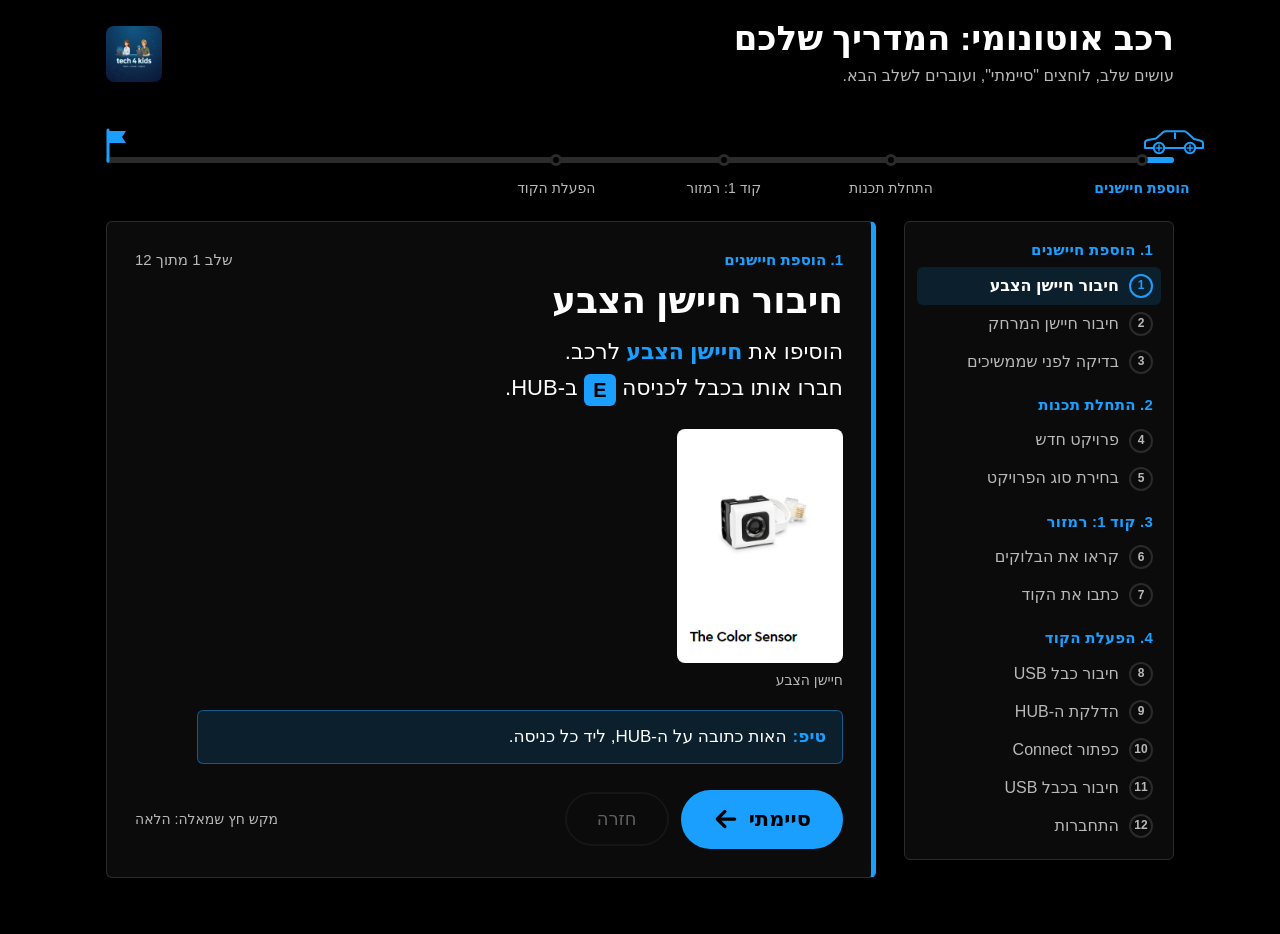
<file: autonomous-car-45mr/index.html>
<!doctype html>
<html lang="he" dir="rtl">
<head>
<meta charset="utf-8">
<meta name="viewport" content="width=device-width, initial-scale=1">
<title>מדריך: רכב אוטונומי | Tech 4 Kids</title>
<meta name="description" content="מדריך שלב אחר שלב: חיישנים, תכנות והפעלת הקוד ברכב אוטונומי עם LEGO SPIKE">
<link rel="icon" href="[data-uri]">
<style>
:root{
  --bg:#000;--panel:#0b0b0b;--panel2:#151515;--line:#2b2b2b;
  --text:#fff;--muted:#b9b9b9;--accent:#1A9FFF;--accent-soft:rgba(26,159,255,.14);--accent-line:rgba(26,159,255,.45);
}
*{box-sizing:border-box}
html{-webkit-text-size-adjust:100%}
body{margin:0;background:var(--bg);color:var(--text);font-family:Arial,"Segoe UI",system-ui,sans-serif;font-size:19px;line-height:1.65;min-height:100vh}
.wrap{max-width:1100px;margin:0 auto;padding:0 16px 56px}
.en{direction:ltr;unicode-bidi:isolate;display:inline-block}

/* header */
header{display:flex;align-items:center;justify-content:space-between;gap:16px;padding:18px 0 10px}
header h1{margin:0;font-size:clamp(22px,4.2vw,34px);line-height:1.2}
header p{margin:4px 0 0;color:var(--muted);font-size:16px}
.logo{width:56px;height:56px;border-radius:8px;flex:none;display:block}

/* road / progress */
.road{position:relative;height:96px;margin:8px 0 18px}
.road .line{position:absolute;right:0;left:0;top:50px;height:6px;background:var(--line);border-radius:3px}
.road .fill{position:absolute;right:0;top:50px;height:6px;background:var(--accent);border-radius:3px;width:0;transition:width .7s cubic-bezier(.5,.1,.2,1)}
.road .dot{position:absolute;top:47px;width:12px;height:12px;border-radius:50%;background:var(--bg);border:3px solid var(--line);transform:translateX(50%);transition:border-color .4s,background .4s}
.road .dot.on{border-color:var(--accent);background:var(--accent)}
.road .dot span{position:absolute;top:20px;right:50%;transform:translateX(50%);white-space:nowrap;font-size:14px;color:var(--muted)}
.road .dot.cur span{color:var(--accent);font-weight:700}
.car{position:absolute;top:18px;width:64px;height:30px;transform:translateX(50%);transition:right .7s cubic-bezier(.5,.1,.2,1)}
.car svg{display:block;width:64px;height:30px;overflow:visible}
.car .wheel{transform-box:fill-box;transform-origin:center}
.car.moving .wheel{animation:spin .5s linear infinite reverse}
@keyframes spin{to{transform:rotate(360deg)}}
.flag{position:absolute;left:-2px;top:20px;width:26px;height:36px}
@media(max-width:700px){.road .dot span{display:none}.road{height:72px}.road .line,.road .fill{top:42px}.road .dot{top:39px}.car{top:10px}.flag{top:12px}}

/* layout */
.layout{display:grid;grid-template-columns:270px minmax(0,1fr);gap:28px;align-items:start}
@media(max-width:900px){.layout{grid-template-columns:1fr}nav.rail{display:none}}

nav.rail{position:sticky;top:12px;background:var(--panel);border:1px solid var(--line);border-radius:6px;padding:14px 12px}
nav.rail h3{margin:12px 8px 4px;font-size:15px;color:var(--accent);letter-spacing:.2px}
nav.rail h3:first-child{margin-top:2px}
nav.rail ol{list-style:none;margin:0;padding:0}
nav.rail button{all:unset;box-sizing:border-box;width:100%;display:flex;gap:10px;align-items:center;padding:7px 8px;border-radius:6px;font-size:16px;color:var(--muted);cursor:default;line-height:1.3}
nav.rail button .n{flex:none;width:24px;height:24px;border-radius:50%;border:2px solid var(--line);display:grid;place-items:center;font-size:12px;font-weight:700}
nav.rail button.reach{cursor:pointer;color:var(--text)}
nav.rail button.reach:hover{background:var(--panel2)}
nav.rail button.done .n{background:var(--accent);border-color:var(--accent);color:#000}
nav.rail button.cur{background:var(--accent-soft);color:#fff;font-weight:700}
nav.rail button.cur .n{border-color:var(--accent);color:var(--accent)}
nav.rail button:focus-visible{outline:3px solid #fff;outline-offset:1px}

/* step card */
.card{background:var(--panel);border:1px solid var(--line);border-inline-start:5px solid var(--accent);border-radius:6px;padding:26px 28px 28px;min-height:360px;transition:opacity .22s ease,transform .22s ease}
.card.out-next{opacity:0;transform:translateX(-34px)}
.card.out-prev{opacity:0;transform:translateX(34px)}
.card.in-next{opacity:0;transform:translateX(34px);transition:none}
.card.in-prev{opacity:0;transform:translateX(-34px);transition:none}
.meta{display:flex;justify-content:space-between;gap:12px;flex-wrap:wrap;font-size:15px;color:var(--muted)}
.meta .stage{color:var(--accent);font-weight:700}
.card h2{margin:6px 0 12px;font-size:clamp(26px,5vw,36px);line-height:1.2}
.card .txt{font-size:clamp(19px,3.3vw,22px);max-width:34em}
.card .txt b{color:var(--accent)}
.card .txt ul{margin:10px 0 0;padding-inline-start:22px}
.card .txt li{margin:6px 0}
.port{display:inline-grid;place-items:center;min-width:32px;height:32px;padding:0 6px;border-radius:6px;background:var(--accent);color:#000;font-weight:700;font-size:20px;line-height:1;vertical-align:middle}
.figs{display:flex;flex-wrap:wrap;gap:18px;align-items:center;margin:22px 0 6px}
.figs figure{margin:0}
.shot{background:#fff;border-radius:8px;padding:8px;cursor:zoom-in;border:0;display:block;transition:transform .2s}
.shot:hover{transform:scale(1.02)}
.shot:focus-visible{outline:3px solid var(--accent);outline-offset:2px}
.shot img{display:block;max-width:100%;height:auto}
figcaption{margin-top:6px;font-size:14px;color:var(--muted)}
.arrow{font-size:40px;color:var(--accent);line-height:1}
.note{margin:18px 0 0;padding:12px 16px;border-radius:6px;background:var(--accent-soft);border:1px solid var(--accent-line);font-size:17px;max-width:38em}
.note .lbl{color:var(--accent);font-weight:700;margin-inline-end:6px}
.note.warn{background:transparent;border:2px solid var(--accent)}
details{margin-top:16px;font-size:17px;max-width:38em}
summary{cursor:pointer;color:var(--accent);font-weight:700;list-style:none;display:inline-block;padding:6px 0}
summary::-webkit-details-marker{display:none}
summary::before{content:"+ ";}
details[open] summary::before{content:"− "}
summary:focus-visible{outline:3px solid #fff;outline-offset:3px}
details p{margin:6px 0 0;color:var(--muted)}

.actions{display:flex;gap:12px;align-items:center;margin-top:26px;flex-wrap:wrap}
.btn{font:inherit;font-weight:700;font-size:21px;min-height:54px;padding:10px 30px;border-radius:999px;border:2px solid var(--accent);background:var(--accent);color:#000;cursor:pointer;display:inline-flex;align-items:center;gap:10px;transition:transform .15s,background .2s}
.btn:hover{transform:translateY(-2px)}
.btn:active{transform:scale(.97)}
.btn:focus-visible{outline:3px solid #fff;outline-offset:3px}
.btn.ghost{background:transparent;color:var(--text);border-color:var(--line);font-weight:400;font-size:18px}
.btn.ghost:hover{border-color:var(--muted)}
.btn[disabled]{opacity:.35;cursor:default;transform:none}
.btn svg{width:26px;height:26px}
.btn .chk path{stroke-dasharray:30;stroke-dashoffset:30}
.btn.done .chk path{animation:draw .35s .05s ease forwards}
.btn.done .arr{display:none}
.btn:not(.done) .chk{display:none}
@keyframes draw{to{stroke-dashoffset:0}}
.hint{font-size:14px;color:var(--muted);margin-inline-start:auto}
@media(max-width:560px){.hint{display:none}.btn{width:100%;justify-content:center}.btn.ghost{width:auto}.card{padding:20px 16px 22px}}

/* end screen */
.end{text-align:start}
.bigchk{width:96px;height:96px;margin:6px 0 8px}
.bigchk circle{fill:none;stroke:var(--accent);stroke-width:4;stroke-dasharray:290;stroke-dashoffset:290;animation:draw 0.7s ease forwards}
.bigchk path{fill:none;stroke:var(--accent);stroke-width:6;stroke-linecap:round;stroke-linejoin:round;stroke-dasharray:60;stroke-dashoffset:60;animation:draw .4s .6s ease forwards}
.confetti{position:fixed;inset:0;pointer-events:none;overflow:hidden;z-index:5}
.confetti i{position:absolute;top:-14px;width:9px;height:14px;background:var(--accent);animation:fall linear forwards}
.confetti i:nth-child(3n){background:#fff;width:7px;height:7px}
@keyframes fall{to{transform:translateY(105vh) rotate(540deg);opacity:.9}}

/* lightbox */
.lb{position:fixed;inset:0;background:rgba(0,0,0,.92);display:none;place-items:center;z-index:20;padding:16px;cursor:zoom-out}
.lb.open{display:grid}
.lb img{max-width:min(96vw,1100px);max-height:88vh;background:#fff;border-radius:8px;padding:10px}
.lb span{position:absolute;top:14px;left:18px;font-size:34px;line-height:1;color:#fff}

@media(prefers-reduced-motion:reduce){
  .card,.road .fill,.car,.shot,.btn{transition:none!important}
  .car.moving .wheel,.confetti i,.bigchk circle,.bigchk path,.btn.done .chk path{animation:none!important}
  .bigchk circle,.bigchk path,.btn.done .chk path{stroke-dashoffset:0!important}
}
</style>
</head>
<body>
<div class="wrap">
  <header>
    <div>
      <h1>רכב אוטונומי: המדריך שלכם</h1>
      <p>עושים שלב, לוחצים "סיימתי", ועוברים לשלב הבא.</p>
    </div>
    <img class="logo" src="[data-uri]" alt="Tech 4 Kids">
  </header>

  <div class="road" id="road" role="progressbar" aria-valuemin="0" aria-valuemax="12" aria-valuenow="0" aria-label="התקדמות במדריך">
    <div class="line"></div>
    <div class="fill" id="fill"></div>
    <div id="dots"></div>
    <svg class="flag" viewBox="0 0 26 36" aria-hidden="true"><path d="M4 3v31" stroke="#1A9FFF" stroke-width="3" stroke-linecap="round"/><path d="M4 4h18l-4 6 4 6H4z" fill="#1A9FFF"/></svg>
    <div class="car" id="car" aria-hidden="true">
      <svg viewBox="0 0 64 30" fill="none">
        <path d="M3 23v-5.5q0-2 3-2.5l8-1.5 7-6.2q1.2-1 3-1h18q1.8 0 3.2 1.4L52 14l6 1.5q3 .6 3 3V23z" stroke="#1A9FFF" stroke-width="2" stroke-linejoin="round" fill="#000"/>
        <path d="M33 7.5V14" stroke="#1A9FFF" stroke-width="2"/>
        <g class="wheel"><circle cx="17" cy="23" r="5.2" fill="#000" stroke="#1A9FFF" stroke-width="2"/><path d="M17 19.5v7M13.5 23h7" stroke="#1A9FFF" stroke-width="1.5"/></g>
        <g class="wheel"><circle cx="48" cy="23" r="5.2" fill="#000" stroke="#1A9FFF" stroke-width="2"/><path d="M48 19.5v7M44.5 23h7" stroke="#1A9FFF" stroke-width="1.5"/></g>
      </svg>
    </div>
  </div>

  <div class="layout">
    <nav class="rail" id="rail" aria-label="רשימת השלבים"></nav>
    <main>
      <section class="card" id="card" aria-live="polite"></section>
    </main>
  </div>
</div>

<div class="lb" id="lb" role="dialog" aria-label="תמונה מוגדלת"><span aria-hidden="true">×</span><img id="lbimg" alt=""></div>
<div class="confetti" id="confetti" aria-hidden="true"></div>

<script>
(function(){
"use strict";
var IMG={
  color:"[data-uri]", dist:"[data-uri]", wb:"[data-uri]", code:"[data-uri]",
  conn:"[data-uri]", hub:"[data-uri]", usb:"[data-uri]", dlg:"[data-uri]"
};
var STAGES=["הוספת חיישנים","התחלת תכנות","קוד 1: רמזור","הפעלת הקוד"];
var STEPS=[
 {s:0,t:"חיבור חיישן הצבע",
  h:'הוסיפו את <b>חיישן הצבע</b> לרכב.<br>חברו אותו בכבל לכניסה <span class="port en">E</span> ב-HUB.',
  tip:"האות כתובה על ה-HUB, ליד כל כניסה.",
  img:[{k:"color",c:"חיישן הצבע",w:150}]},
 {s:0,t:"חיבור חיישן המרחק",
  h:'הוסיפו את <b>חיישן המרחק</b> לרכב.<br>חברו אותו בכבל לכניסה <span class="port en">D</span> ב-HUB.',
  tip:"האות כתובה על ה-HUB, ליד כל כניסה.",
  img:[{k:"dist",c:"חיישן המרחק",w:200}]},
 {s:0,t:"בדיקה לפני שממשיכים",
  h:'<ul><li>שני החיישנים בחלק <b>הקדמי</b> של הרכב, בגובה שרואה מכשולים.</li><li>מותר להשתמש בכל חלק בערכה כדי לחבר אותם.</li><li>הכבלים בכניסות הנכונות: <span class="port en">E</span> לצבע, <span class="port en">D</span> למרחק.</li></ul>',
  warn:"חיישן הצבע מזהה היטב רק מקרוב (בערך סנטימטר וחצי). הרמזור מלגו צריך להיות קרוב אליו, והרכב יעצור קרוב ללבנה.",
  img:[{k:"color",c:"צבע",w:110},{k:"dist",c:"מרחק",w:140}]},
 {s:1,t:"פרויקט חדש",
  h:'בתוכנת SPIKE היכנסו לחלון <b class="en">home</b>.<br>לחצו על הכפתור <b class="en">new project</b> (צורת פלוס).',
  help:'לא רואים את התוכנה? פתחו אותה במחשב, או היכנסו לכתובת <span class="en">spike.legoeducation.com</span>'},
 {s:1,t:"בחירת סוג הפרויקט",
  h:'בחרו ב-<b class="en">word blocks</b> (בעיגול האדום).<br>ואז לחצו על <b class="en">create</b> (בעיגול הכתום).',
  tip:"קודם word blocks, ורק אחר כך create.",
  img:[{k:"wb",c:"word blocks ואז create",w:380}]},
 {s:2,t:"קראו את הבלוקים",
  h:'המשימה: הרכב <b>נוסע</b> כשהרמזור <b>ירוק</b>, ו<b>עוצר</b> כשהרמזור <b>אדום</b>.<br>קודם מבינים מה כל בלוק עושה:<ul><li>בלוק <b>צהוב</b> הוא ההתחלה: מתי הקוד קורה.</li><li>בלוק <b>ורוד</b> מזיז את הרכב.</li><li>האות <span class="port en">E</span> בבלוק היא חיישן הצבע.</li><li>אדום = <span class="en">stop moving</span>, ירוק = <span class="en">start moving</span>.</li></ul>',
  img:[{k:"code",c:"הבלוקים (לחצו להגדלה)",w:560}]},
 {s:2,t:"כתבו את הקוד",
  h:'בנו בתוכנה את הבלוקים <b>כמו בתמונה</b>.<br><b>בלוק אחד, בדיקה, ועוד בלוק.</b> לא בונים הכל בבת אחת.',
  tip:"סיימתם מוקדם? בנו רמזור אדום ורמזור ירוק מלבני לגו, ובדקו שהחיישן מזהה אותם.",
  img:[{k:"code",c:"הבלוקים (לחצו להגדלה)",w:420}]},
 {s:3,t:"חיבור כבל USB",
  h:'חברו כבל USB: צד אחד <b>למחשב</b>, צד שני <b>ל-HUB</b>.',
  warn:"הכניסו את הכבל עד הסוף. זו התקלה הנפוצה ביותר."},
 {s:3,t:"הדלקת ה-HUB",
  h:'הדליקו את ה-HUB: לחצו על <b>הכפתור הלבן הגדול</b>.',
  help:"ה-HUB לא נדלק? בדקו שהוא טעון, ולחצו שוב לחיצה ארוכה."},
 {s:3,t:"כפתור Connect",
  h:'בתוכנה לחצו על כפתור <b class="en">Connect</b>.<br>ואז לחצו על ה-HUB שלכם ברשימה.',
  img:[{k:"conn",c:"כפתור Connect",w:125},{arrow:1},{k:"hub",c:"ה-HUB ברשימה",w:300}]},
 {s:3,t:"חיבור בכבל USB",
  h:'בחרו באפשרות <b class="en">Connect with the USB cable</b>.',
  img:[{k:"usb",c:"Connect with the USB cable",w:300}]},
 {s:3,t:"התחברות",
  h:'בחלון שנפתח, בחרו את ה-SPIKE ברשימה ולחצו על <b>התחברות</b>.',
  help:"הקוד לא עולה? סגרו את התוכנה ואת ה-HUB, והדליקו הכל מחדש. ובדקו שהכבל נכנס עד הסוף.",
  img:[{k:"dlg",c:"חלון ההתחברות",w:380}]}
];
var N=STEPS.length, KEY="t4k-av-guide-v1";
var st={i:0,max:0};
var reduce=window.matchMedia&&matchMedia("(prefers-reduced-motion: reduce)").matches;
var $=function(id){return document.getElementById(id)};
var card=$("card"),rail=$("rail"),car=$("car"),fill=$("fill"),dots=$("dots"),road=$("road");
var busy=false;

function load(){
  try{var v=JSON.parse(localStorage.getItem(KEY)||"null");if(v&&typeof v.i==="number"){st.i=Math.min(v.i,N);st.max=Math.min(Math.max(v.max||0,v.i),N)}}catch(e){}
  var m=/^#s(\d+)$/.exec(location.hash);
  if(m){var n=parseInt(m[1],10)-1;if(n>=0&&n<N){st.i=n;st.max=Math.max(st.max,n)}}
}
function save(){try{localStorage.setItem(KEY,JSON.stringify(st))}catch(e){}}

function pos(r){return "calc("+r+" * (100% - 64px) + 32px)"}
function buildRoad(){
  var h="",seen={};
  STEPS.forEach(function(s,i){if(!seen[s.s]){seen[s.s]=1;h+='<div class="dot" data-s="'+s.s+'" data-i="'+i+'" style="right:'+pos(i/N)+'"><span>'+STAGES[s.s]+'</span></div>'}});
  dots.innerHTML=h;
}
function updateRoad(){
  var r=st.i/N;
  car.style.right="calc("+r+" * (100% - 64px))";
  fill.style.width=pos(r);
  road.setAttribute("aria-valuenow",st.i);
  var cur=st.i<N?STEPS[st.i].s:-1;
  [].forEach.call(dots.children,function(d){
    var i=+d.getAttribute("data-i");
    d.classList.toggle("on",i<=st.i&&st.i>0||i===0&&st.i>0);
    d.classList.toggle("cur",+d.getAttribute("data-s")===cur);
  });
  car.classList.add("moving");
  clearTimeout(updateRoad.t);
  updateRoad.t=setTimeout(function(){car.classList.remove("moving")},reduce?0:720);
}
function buildRail(){
  var h="",last=-1;
  STEPS.forEach(function(s,i){
    if(s.s!==last){if(last>=0)h+="</ol>";h+='<h3>'+(s.s+1)+'. '+STAGES[s.s]+'</h3><ol>';last=s.s}
    var cls=(i<st.i?"done ":"")+(i===st.i?"cur ":"")+(i<=st.max?"reach":"");
    h+='<li><button type="button" data-go="'+i+'" class="'+cls+'"'+(i<=st.max?"":" tabindex=\"-1\" aria-disabled=\"true\"")+(i===st.i?' aria-current="step"':"")+'><span class="n">'+(i<st.i?"✓":(i+1))+'</span><span>'+s.t+'</span></button></li>';
  });
  rail.innerHTML=h+"</ol>";
}
var CHK='<svg class="chk" viewBox="0 0 24 24" fill="none" stroke="#000" stroke-width="3.2" stroke-linecap="round" stroke-linejoin="round" aria-hidden="true"><path d="M4 12.5l5 5L20 6.5"/></svg>';
var ARR='<svg class="arr" viewBox="0 0 24 24" fill="none" stroke="#000" stroke-width="3" stroke-linecap="round" stroke-linejoin="round" aria-hidden="true"><path d="M20 12H5M11 5l-7 7 7 7"/></svg>';

function figs(list){
  if(!list)return"";
  return '<div class="figs">'+list.map(function(f){
    if(f.arrow)return '<span class="arrow" aria-hidden="true">←</span>';
    return '<figure><button class="shot" type="button" data-zoom="'+f.k+'" aria-label="הגדלת תמונה: '+f.c+'"><img src="'+IMG[f.k]+'" alt="'+f.c+'" style="width:'+f.w+'px"></button><figcaption>'+f.c+'</figcaption></figure>';
  }).join("")+"</div>";
}
function render(){
  var h;
  if(st.i>=N){
    h='<div class="end"><svg class="bigchk" viewBox="0 0 100 100" aria-hidden="true"><circle cx="50" cy="50" r="46"/><path d="M28 52l16 16 29-34"/></svg>'+
      '<h2>הקוד ב-HUB! כל הכבוד</h2><div class="txt">הרכב שלכם מוכן לנסיעה.<br>חזרו למצגת והמשיכו לשלב הבא.</div>'+
      '<div class="actions"><button class="btn" id="again" type="button">מתחילים מחדש</button><button class="btn ghost" id="back" type="button">חזרה לשלב האחרון</button></div></div>';
  }else{
    var s=STEPS[st.i];
    h='<div class="meta"><span class="stage">'+(s.s+1)+'. '+STAGES[s.s]+'</span><span>שלב '+(st.i+1)+' מתוך '+N+'</span></div>'+
      '<h2>'+s.t+'</h2><div class="txt">'+s.h+'</div>'+figs(s.img)+
      (s.tip?'<div class="note"><span class="lbl">טיפ:</span>'+s.tip+'</div>':"")+
      (s.warn?'<div class="note warn"><span class="lbl">⚠ שימו לב:</span>'+s.warn+'</div>':"")+
      (s.help?'<details><summary>נתקעתי? לחצו כאן</summary><p>'+s.help+'</p></details>':"")+
      '<div class="actions"><button class="btn" id="next" type="button"><span class="lbl">סיימתי</span>'+CHK+ARR+'</button>'+
      '<button class="btn ghost" id="back" type="button"'+(st.i===0?" disabled":"")+'>חזרה</button><span class="hint">מקש חץ שמאלה: הלאה</span></div>';
  }
  card.innerHTML=h;
  buildRail();updateRoad();save();
  try{history.replaceState(null,"",st.i<N?"#s"+(st.i+1):"#done")}catch(e){}
}
function go(to,dir){
  if(busy||to===st.i||to<0||to>N)return;
  busy=true;
  var o=dir>0?"out-next":"out-prev",n=dir>0?"in-next":"in-prev";
  var d=reduce?0:230;
  card.classList.add(o);
  setTimeout(function(){
    st.i=to;if(to>st.max)st.max=to;
    render();
    card.classList.remove(o);card.classList.add(n);
    void card.offsetWidth;card.classList.remove(n);
    busy=false;
    if(to===N)burst();
    var t=card.querySelector("h2");if(t){t.setAttribute("tabindex","-1");t.focus({preventScroll:true})}
    var top=card.getBoundingClientRect().top;if(top<0||top>window.innerHeight*.6){card.scrollIntoView({behavior:reduce?"auto":"smooth",block:"start"})}
  },d);
}
function finish(){
  if(busy)return;
  var b=$("next");if(!b)return;
  b.classList.add("done");b.querySelector(".lbl").textContent="יופי!";
  setTimeout(function(){go(st.i+1,1)},reduce?0:520);
}
function burst(){
  if(reduce)return;
  var c=$("confetti"),h="";
  for(var i=0;i<42;i++){h+='<i style="right:'+(Math.random()*100)+'%;animation-duration:'+(1.8+Math.random()*1.8)+'s;animation-delay:'+(Math.random()*.5)+'s;transform:rotate('+(Math.random()*180)+'deg)"></i>'}
  c.innerHTML=h;setTimeout(function(){c.innerHTML=""},4200);
}

document.addEventListener("click",function(e){
  var t=e.target;
  var z=t.closest&&t.closest("[data-zoom]");
  if(z){$("lbimg").src=IMG[z.getAttribute("data-zoom")];$("lb").classList.add("open");return}
  if(t.closest&&t.closest("#lb")){$("lb").classList.remove("open");return}
  var g=t.closest&&t.closest("[data-go]");
  if(g){var i=+g.getAttribute("data-go");if(i<=st.max)go(i,i>st.i?1:-1);return}
  var b=t.closest&&t.closest("button");if(!b)return;
  if(b.id==="next")finish();
  else if(b.id==="back"){go(st.i>=N?N-1:st.i-1,-1)}
  else if(b.id==="again"){st.max=0;go(0,-1)}
});
document.addEventListener("keydown",function(e){
  if(e.key==="Escape"){$("lb").classList.remove("open");return}
  if($("lb").classList.contains("open")||e.altKey||e.ctrlKey||e.metaKey)return;
  if(e.key==="ArrowLeft"&&st.i<N){finish()}
  else if(e.key==="ArrowRight"&&st.i>0){go(st.i-1,-1)}
});
window.addEventListener("hashchange",function(){
  var m=/^#s(\d+)$/.exec(location.hash);if(!m)return;
  var n=parseInt(m[1],10)-1;if(n>=0&&n<N&&n<=st.max&&n!==st.i)go(n,n>st.i?1:-1);
});

load();buildRoad();render();
})();
</script>
</body>
</html>
</file>
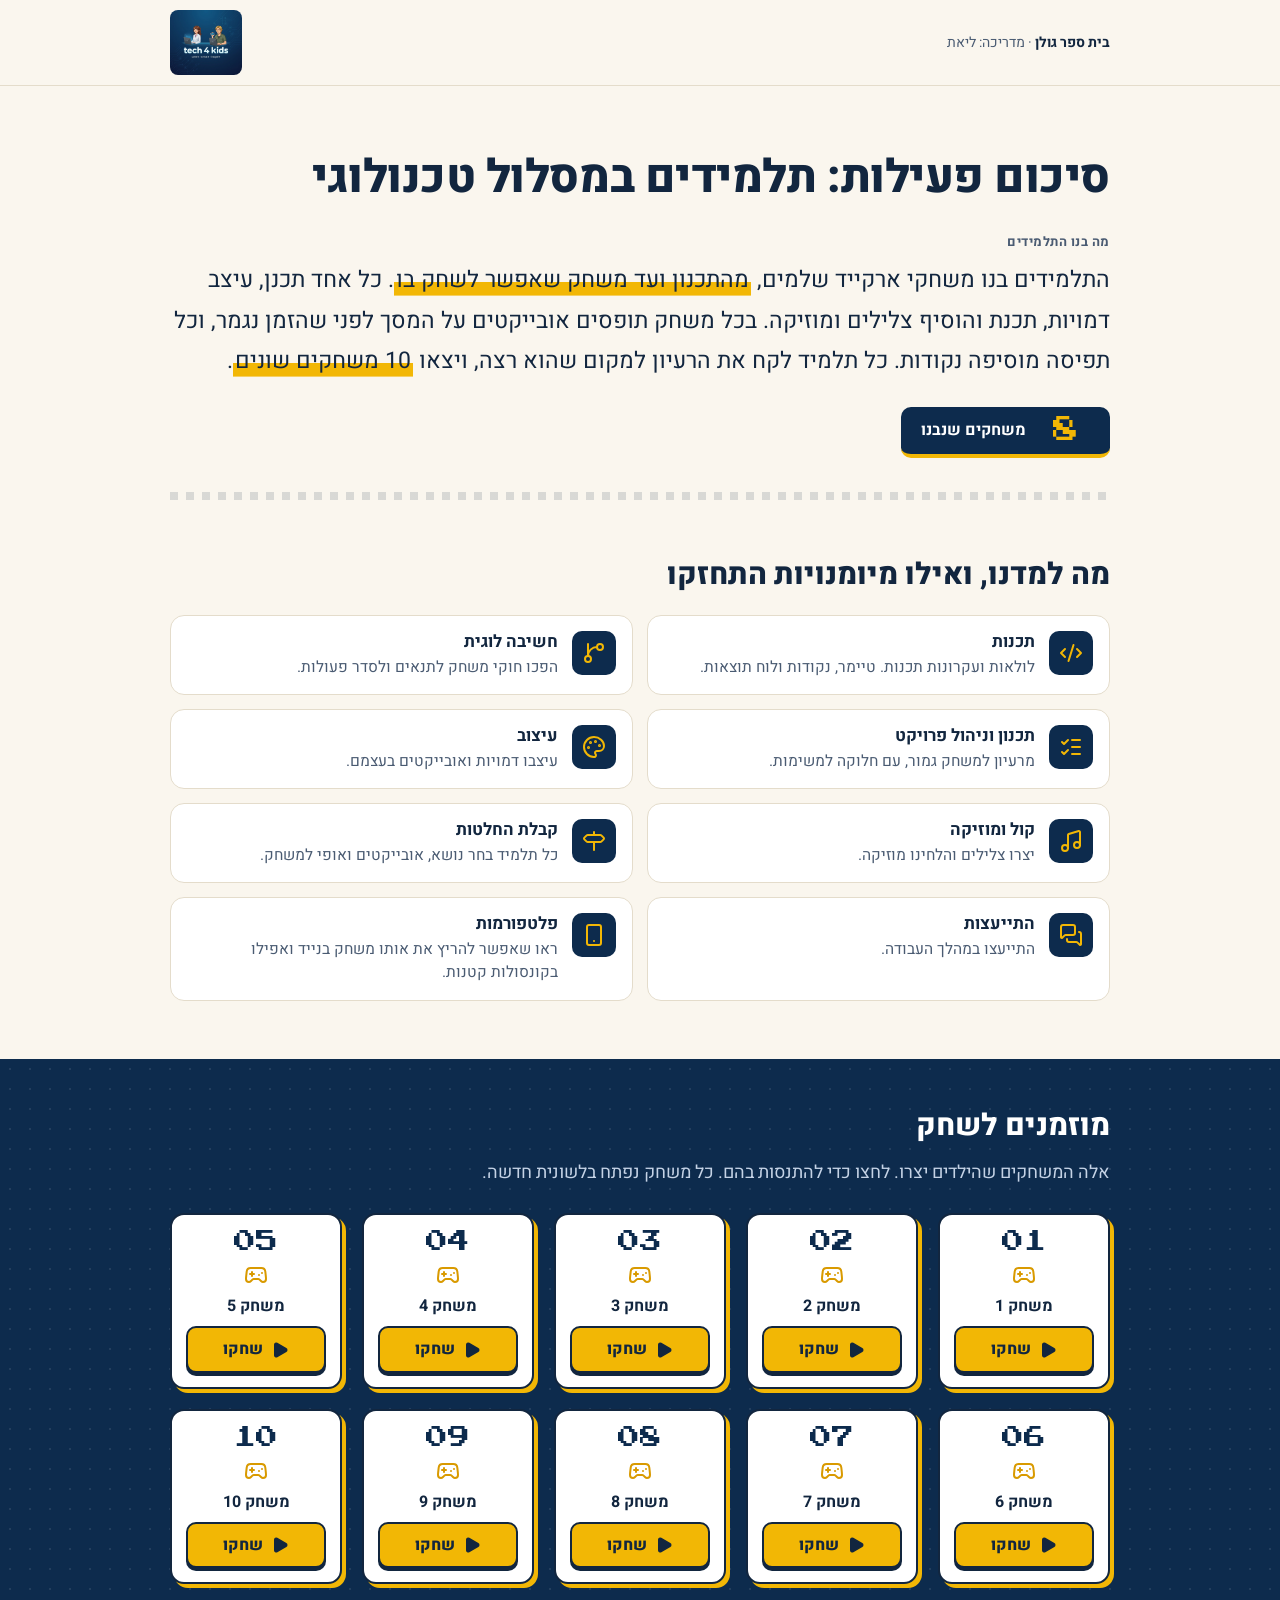
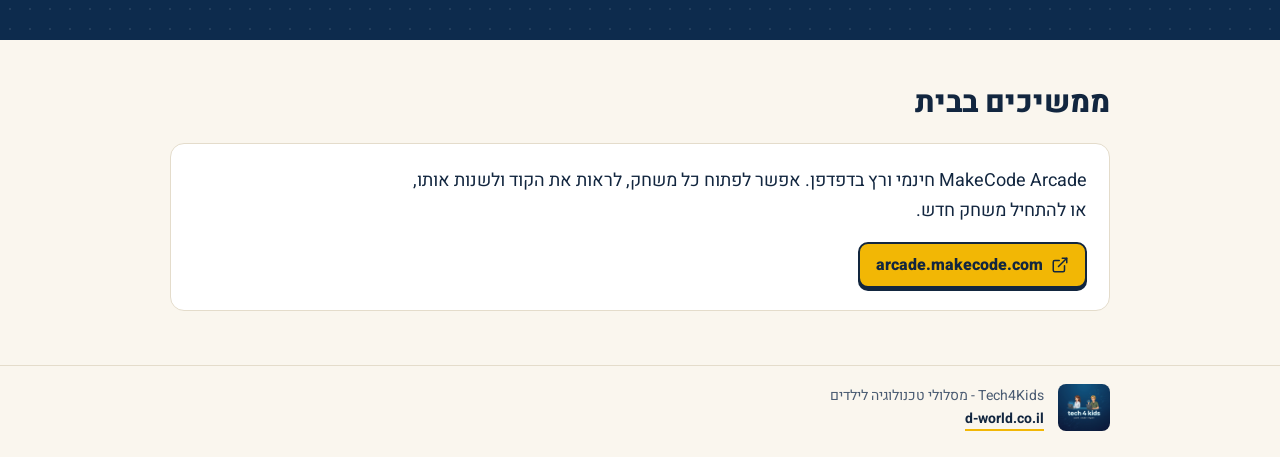
<file: golan-j7tt/index.html>
<!doctype html>
<html lang="he" dir="rtl">
<head>
<meta charset="utf-8">
<meta name="viewport" content="width=device-width, initial-scale=1">
<title>תוצרי תלמידים - גולן | Tech4Kids</title>
<meta name="description" content="סיכום פעילות: תלמידי בית ספר גולן בנו 10 משחקי ארקייד, מהתכנון ועד משחק שאפשר לשחק בו. מוזמנים לשחק.">
<meta name="theme-color" content="#0d2b4d">

<meta property="og:type" content="website">
<meta property="og:locale" content="he_IL">
<meta property="og:site_name" content="Tech4Kids">
<meta property="og:title" content="תוצרי תלמידים - גולן | Tech4Kids">
<meta property="og:description" content="תלמידי בית ספר גולן בנו 10 משחקי ארקייד. מוזמנים לשחק ולהתנסות.">
<meta property="og:image" content="https://kotlermike-net-ai.github.io/tech4kids-schools/assets/og-tech4kids.jpg">
<meta property="og:image:width" content="1200">
<meta property="og:image:height" content="630">
<meta property="og:url" content="https://kotlermike-net-ai.github.io/tech4kids-schools/golan-j7tt/">
<meta name="twitter:card" content="summary_large_image">

<link rel="preconnect" href="https://fonts.googleapis.com">
<link rel="preconnect" href="https://fonts.gstatic.com" crossorigin>
<link href="https://fonts.googleapis.com/css2?family=Heebo:wght@400;500;700;800&family=Press+Start+2P&display=swap" rel="stylesheet">

<style>
:root{
  --bg:#faf6ee;
  --paper:#ffffff;
  --ink:#12263f;
  --ink-soft:#4a5b72;
  --navy:#0d2b4d;
  --coin:#f2b705;
  --coin-dark:#d99a00;
  --line:#e4dccb;
  --radius:14px;
}
*{box-sizing:border-box}
html{scroll-behavior:smooth}
body{
  margin:0;
  background:var(--bg);
  color:var(--ink);
  font-family:"Heebo","Assistant",system-ui,-apple-system,"Segoe UI",Arial,sans-serif;
  font-size:17px;
  line-height:1.65;
  -webkit-font-smoothing:antialiased;
}
a{color:inherit}
.wrap{max-width:980px;margin:0 auto;padding:0 20px}
.icon{width:24px;height:24px;flex:none}
.sr{position:absolute;width:1px;height:1px;margin:-1px;padding:0;overflow:hidden;clip:rect(0,0,0,0);white-space:nowrap;border:0}

/* top bar */
.topbar{border-bottom:1px solid var(--line)}
.topbar .wrap{display:flex;align-items:center;justify-content:space-between;gap:16px;padding-top:10px;padding-bottom:10px}
.school{font-size:14px;color:var(--ink-soft);margin:0}
.school strong{color:var(--ink);font-weight:700}
.logo{display:block;line-height:0;border-radius:8px;overflow:hidden;flex:none}
.logo img{display:block;height:auto}
.logo.top img{width:64px}
.logo.foot img{width:52px}

/* hero */
.hero{padding:44px 0 10px}
.hero h1{
  font-size:clamp(28px,6.4vw,46px);
  line-height:1.2;
  font-weight:800;
  margin:0 0 26px;
  letter-spacing:-.01em;
}
.label{
  font-size:13px;
  font-weight:700;
  letter-spacing:.04em;
  color:var(--ink-soft);
  margin:0 0 8px;
}
.lead{
  font-size:clamp(18px,3.6vw,23px);
  line-height:1.75;
  max-width:44em;
  margin:0 0 26px;
}
/* marker highlight that draws itself */
.lead mark{
  color:inherit;
  background:linear-gradient(var(--coin),var(--coin)) no-repeat 100% 92%/100% 40%;
  padding:0 2px;
  transition:background-size .8s ease .7s;
}
.js .lead mark{background-size:0% 40%}
.js.ready .lead mark{background-size:100% 40%}

/* score counter */
.hud{
  display:inline-flex;align-items:center;gap:14px;
  background:var(--navy);color:#fff;
  border-radius:10px;
  padding:10px 18px 10px 20px;
  border-bottom:4px solid var(--coin);
}
.hud-num{
  font-family:"Press Start 2P",monospace;
  font-size:26px;line-height:1;color:var(--coin);
  direction:ltr;min-width:2ch;text-align:center;
}
.hud-label{font-weight:700;font-size:16px}

.px{height:8px;margin:34px 0 0;background:repeating-linear-gradient(90deg,var(--ink) 0 8px,transparent 8px 16px);opacity:.14}

/* sections */
section{padding:44px 0 6px}
h2{
  font-size:clamp(22px,4.6vw,30px);
  line-height:1.3;
  margin:0 0 20px;
  font-weight:800;
}
.section-note{color:var(--ink-soft);margin:-8px 0 26px;max-width:40em}

/* skills */
.skills{list-style:none;margin:0;padding:0;display:grid;gap:12px;grid-template-columns:1fr}
.skill{
  display:flex;gap:14px;align-items:flex-start;
  background:var(--paper);
  border:1px solid var(--line);
  border-radius:var(--radius);
  padding:15px 16px;
}
.skill .ic{
  width:44px;height:44px;flex:none;border-radius:10px;
  background:var(--navy);color:var(--coin);
  display:grid;place-items:center;
}
.skill h3{margin:0 0 2px;font-size:17px;font-weight:700;line-height:1.35}
.skill p{margin:0;font-size:15.5px;color:var(--ink-soft);line-height:1.5}

/* games: a dark "screen" band */
.screen{
  margin-top:52px;
  padding:48px 0 56px;
  background-color:var(--navy);
  background-image:radial-gradient(rgba(255,255,255,.09) 1.5px,transparent 1.5px);
  background-size:20px 20px;
  color:#fff;
}
.screen .section-note{color:#c5d3e6}
.games{list-style:none;margin:0;padding:0;display:grid;gap:16px;grid-template-columns:repeat(2,1fr)}
.game{
  background:var(--paper);
  color:var(--ink);
  border:2px solid var(--ink);
  border-radius:var(--radius);
  box-shadow:4px 4px 0 var(--coin);
  padding:16px 14px 14px;
  display:flex;flex-direction:column;align-items:center;gap:10px;
  transition:transform .15s ease, box-shadow .15s ease;
}
.game:hover{transform:translate(-2px,-2px);box-shadow:6px 6px 0 var(--coin)}
.game .num{
  font-family:"Press Start 2P",monospace;
  font-size:22px;line-height:1;
  color:var(--navy);
  direction:ltr;
}
.game .gi{color:var(--coin-dark)}
.game .name{font-weight:700;font-size:16px;line-height:1.2}
.btn{
  position:relative;
  display:inline-flex;align-items:center;justify-content:center;gap:8px;
  width:100%;
  min-height:44px;
  padding:8px 16px;
  background:var(--coin);
  color:var(--ink);
  font-weight:800;font-size:16px;
  text-decoration:none;
  border:2px solid var(--ink);
  border-radius:10px;
  box-shadow:0 3px 0 var(--ink);
  transition:transform .1s ease, box-shadow .1s ease, background .15s ease;
}
.btn:hover{background:#ffc928}
.btn:active{transform:translateY(3px);box-shadow:0 0 0 var(--ink)}
.btn:focus-visible,a:focus-visible{outline:3px solid var(--coin);outline-offset:3px}
.btn .icon{width:18px;height:18px}

/* continue at home */
.home{
  background:var(--paper);
  border:1px solid var(--line);
  border-radius:var(--radius);
  padding:22px;
}
.home p{margin:0 0 16px;max-width:38em}
.home .btn{width:auto;direction:ltr}

/* footer: small */
footer{margin-top:48px;border-top:1px solid var(--line);padding:18px 0 26px}
.foot-row{display:flex;align-items:center;gap:14px}
.foot-text{font-size:14px;line-height:1.5;color:var(--ink-soft)}
.foot-text p{margin:0}
.foot-text a{font-weight:700;color:var(--ink);text-decoration:none;border-bottom:2px solid var(--coin);direction:ltr;display:inline-block;margin-top:2px}

/* motion (JS only) */
.js .reveal{opacity:0;transform:translateY(14px);transition:opacity .5s ease, transform .5s ease;transition-delay:var(--d,0ms)}
.js .reveal.in{opacity:1;transform:none}
.js .hero-in{opacity:0;transform:translateY(10px);animation:heroIn .6s ease forwards;animation-delay:var(--d,0ms)}
@keyframes heroIn{to{opacity:1;transform:none}}

@media (min-width:640px){
  body{font-size:18px}
  .hero{padding:64px 0 12px}
  .skills{grid-template-columns:repeat(2,1fr);gap:14px}
  .games{grid-template-columns:repeat(3,1fr);gap:20px}
  .logo.top img{width:72px}
}
@media (min-width:900px){
  .games{grid-template-columns:repeat(5,1fr)}
}
@media (prefers-reduced-motion:reduce){
  html{scroll-behavior:auto}
  .js .reveal,.js .hero-in{opacity:1;transform:none;transition:none;animation:none}
  .lead mark,.js .lead mark{transition:none;background-size:100% 40%}
  .game,.btn{transition:none}
}
</style>
<script>document.documentElement.classList.add('js')</script>
</head>
<body>

<header class="topbar">
  <div class="wrap">
    <p class="school"><strong>בית ספר גולן</strong> · מדריכה: ליאת</p>
    <a class="logo top" href="https://d-world.co.il" aria-label="Tech4Kids"><img src="../assets/logo.png" alt="Tech4Kids" width="240" height="216"></a>
  </div>
</header>

<main>
  <div class="hero">
    <div class="wrap">
      <h1 class="hero-in">סיכום פעילות: תלמידים במסלול טכנולוגי</h1>
      <p class="label hero-in" style="--d:100ms">מה בנו התלמידים</p>
      <p class="lead hero-in" style="--d:160ms">התלמידים בנו משחקי ארקייד שלמים, <mark>מהתכנון ועד משחק שאפשר לשחק בו</mark>. כל אחד תכנן, עיצב דמויות, תכנת והוסיף צלילים ומוזיקה. בכל משחק תופסים אובייקטים על המסך לפני שהזמן נגמר, וכל תפיסה מוסיפה נקודות. כל תלמיד לקח את הרעיון למקום שהוא רצה, ויצאו <mark>10 משחקים שונים</mark>.</p>
      <div class="hud hero-in" style="--d:240ms" aria-label="10 משחקים שנבנו"><span class="hud-num" id="count" data-to="10">10</span><span class="hud-label">משחקים שנבנו</span></div>
      <div class="px" aria-hidden="true"></div>
    </div>
  </div>

  <section id="skills">
    <div class="wrap">
      <h2 class="reveal">מה למדנו, ואילו מיומנויות התחזקו</h2>
      <ul class="skills">
        <li class="skill reveal">
          <span class="ic"><svg class="icon" viewBox="0 0 24 24" fill="none" stroke="currentColor" stroke-width="2" stroke-linecap="round" stroke-linejoin="round" aria-hidden="true"><path d="m18 16 4-4-4-4"/><path d="m6 8-4 4 4 4"/><path d="m14.5 4-5 16"/></svg></span>
          <div><h3>תכנות</h3><p>לולאות ועקרונות תכנות. טיימר, נקודות ולוח תוצאות.</p></div>
        </li>
        <li class="skill reveal" style="--d:60ms">
          <span class="ic"><svg class="icon" viewBox="0 0 24 24" fill="none" stroke="currentColor" stroke-width="2" stroke-linecap="round" stroke-linejoin="round" aria-hidden="true"><path d="M15 6a9 9 0 0 0-9 9V3"/><circle cx="18" cy="6" r="3"/><circle cx="6" cy="18" r="3"/></svg></span>
          <div><h3>חשיבה לוגית</h3><p>הפכו חוקי משחק לתנאים ולסדר פעולות.</p></div>
        </li>
        <li class="skill reveal">
          <span class="ic"><svg class="icon" viewBox="0 0 24 24" fill="none" stroke="currentColor" stroke-width="2" stroke-linecap="round" stroke-linejoin="round" aria-hidden="true"><path d="M13 5h8"/><path d="M13 12h8"/><path d="M13 19h8"/><path d="m3 17 2 2 4-4"/><path d="m3 7 2 2 4-4"/></svg></span>
          <div><h3>תכנון וניהול פרויקט</h3><p>מרעיון למשחק גמור, עם חלוקה למשימות.</p></div>
        </li>
        <li class="skill reveal" style="--d:60ms">
          <span class="ic"><svg class="icon" viewBox="0 0 24 24" fill="none" stroke="currentColor" stroke-width="2" stroke-linecap="round" stroke-linejoin="round" aria-hidden="true"><path d="M12 22a1 1 0 0 1 0-20 10 9 0 0 1 10 9 5 5 0 0 1-5 5h-2.25a1.75 1.75 0 0 0-1.4 2.8l.3.4a1.75 1.75 0 0 1-1.4 2.8z"/><circle cx="13.5" cy="6.5" r=".5" fill="currentColor"/><circle cx="17.5" cy="10.5" r=".5" fill="currentColor"/><circle cx="6.5" cy="12.5" r=".5" fill="currentColor"/><circle cx="8.5" cy="7.5" r=".5" fill="currentColor"/></svg></span>
          <div><h3>עיצוב</h3><p>עיצבו דמויות ואובייקטים בעצמם.</p></div>
        </li>
        <li class="skill reveal">
          <span class="ic"><svg class="icon" viewBox="0 0 24 24" fill="none" stroke="currentColor" stroke-width="2" stroke-linecap="round" stroke-linejoin="round" aria-hidden="true"><path d="M21 16V3a1 1 0 0 0-1.28-.96l-10 2.917a1 1 0 0 0-.72.96V19"/><circle cx="18" cy="16" r="3"/><circle cx="6" cy="19" r="3"/></svg></span>
          <div><h3>קול ומוזיקה</h3><p>יצרו צלילים והלחינו מוזיקה.</p></div>
        </li>
        <li class="skill reveal" style="--d:60ms">
          <span class="ic"><svg class="icon" viewBox="0 0 24 24" fill="none" stroke="currentColor" stroke-width="2" stroke-linecap="round" stroke-linejoin="round" aria-hidden="true"><path d="M12 13v8"/><path d="M12 3v3"/><path d="M2.354 10.354a1.207 1.207 0 0 1 0-1.708l2.06-2.06A2 2 0 0 1 5.828 6h12.344a2 2 0 0 1 1.414.586l2.06 2.06a1.207 1.207 0 0 1 0 1.708l-2.06 2.06a2 2 0 0 1-1.414.586H5.828a2 2 0 0 1-1.414-.586z"/></svg></span>
          <div><h3>קבלת החלטות</h3><p>כל תלמיד בחר נושא, אובייקטים ואופי למשחק.</p></div>
        </li>
        <li class="skill reveal">
          <span class="ic"><svg class="icon" viewBox="0 0 24 24" fill="none" stroke="currentColor" stroke-width="2" stroke-linecap="round" stroke-linejoin="round" aria-hidden="true"><path d="M16 10a2 2 0 0 1-2 2H6.828a2 2 0 0 0-1.414.586l-2.202 2.202A.71.71 0 0 1 2 14.286V4a2 2 0 0 1 2-2h10a2 2 0 0 1 2 2z"/><path d="M20 9a2 2 0 0 1 2 2v10.286a.71.71 0 0 1-1.212.502l-2.202-2.202A2 2 0 0 0 17.172 19H10a2 2 0 0 1-2-2v-1"/></svg></span>
          <div><h3>התייעצות</h3><p>התייעצו במהלך העבודה.</p></div>
        </li>
        <li class="skill reveal" style="--d:60ms">
          <span class="ic"><svg class="icon" viewBox="0 0 24 24" fill="none" stroke="currentColor" stroke-width="2" stroke-linecap="round" stroke-linejoin="round" aria-hidden="true"><rect width="14" height="20" x="5" y="2" rx="2" ry="2"/><path d="M12 18h.01"/></svg></span>
          <div><h3>פלטפורמות</h3><p>ראו שאפשר להריץ את אותו משחק בנייד ואפילו בקונסולות קטנות.</p></div>
        </li>
      </ul>
    </div>
  </section>

  <section id="games" class="screen">
    <div class="wrap">
      <h2 class="reveal">מוזמנים לשחק</h2>
      <p class="section-note reveal">אלה המשחקים שהילדים יצרו. לחצו כדי להתנסות בהם. כל משחק נפתח בלשונית חדשה.</p>
      <ul class="games">
        <li class="game reveal" style="--d:0ms"><span class="num">01</span><svg class="icon gi" viewBox="0 0 24 24" fill="none" stroke="currentColor" stroke-width="2" stroke-linecap="round" stroke-linejoin="round" aria-hidden="true"><line x1="6" x2="10" y1="11" y2="11"/><line x1="8" x2="8" y1="9" y2="13"/><line x1="15" x2="15.01" y1="12" y2="12"/><line x1="18" x2="18.01" y1="10" y2="10"/><path d="M17.32 5H6.68a4 4 0 0 0-3.978 3.59c-.006.052-.01.101-.017.152C2.604 9.416 2 14.456 2 16a3 3 0 0 0 3 3c1 0 1.5-.5 2-1l1.414-1.414A2 2 0 0 1 9.828 16h4.344a2 2 0 0 1 1.414.586L17 18c.5.5 1 1 2 1a3 3 0 0 0 3-3c0-1.545-.604-6.584-.685-7.258-.007-.05-.011-.1-.017-.151A4 4 0 0 0 17.32 5z"/></svg><span class="name">משחק 1</span><a class="btn" href="https://arcade.makecode.com/S53759-82335-59012-29378" target="_blank" rel="noopener"><svg class="icon" viewBox="0 0 24 24" fill="currentColor" stroke="currentColor" stroke-width="2" stroke-linecap="round" stroke-linejoin="round" aria-hidden="true"><path d="M5 5a2 2 0 0 1 3.008-1.728l11.997 6.998a2 2 0 0 1 .003 3.458l-12 7A2 2 0 0 1 5 19z"/></svg><span>שחקו</span><span class="sr"> במשחק 1</span></a></li>
        <li class="game reveal" style="--d:50ms"><span class="num">02</span><svg class="icon gi" viewBox="0 0 24 24" fill="none" stroke="currentColor" stroke-width="2" stroke-linecap="round" stroke-linejoin="round" aria-hidden="true"><line x1="6" x2="10" y1="11" y2="11"/><line x1="8" x2="8" y1="9" y2="13"/><line x1="15" x2="15.01" y1="12" y2="12"/><line x1="18" x2="18.01" y1="10" y2="10"/><path d="M17.32 5H6.68a4 4 0 0 0-3.978 3.59c-.006.052-.01.101-.017.152C2.604 9.416 2 14.456 2 16a3 3 0 0 0 3 3c1 0 1.5-.5 2-1l1.414-1.414A2 2 0 0 1 9.828 16h4.344a2 2 0 0 1 1.414.586L17 18c.5.5 1 1 2 1a3 3 0 0 0 3-3c0-1.545-.604-6.584-.685-7.258-.007-.05-.011-.1-.017-.151A4 4 0 0 0 17.32 5z"/></svg><span class="name">משחק 2</span><a class="btn" href="https://arcade.makecode.com/S60442-69969-89883-59886" target="_blank" rel="noopener"><svg class="icon" viewBox="0 0 24 24" fill="currentColor" stroke="currentColor" stroke-width="2" stroke-linecap="round" stroke-linejoin="round" aria-hidden="true"><path d="M5 5a2 2 0 0 1 3.008-1.728l11.997 6.998a2 2 0 0 1 .003 3.458l-12 7A2 2 0 0 1 5 19z"/></svg><span>שחקו</span><span class="sr"> במשחק 2</span></a></li>
        <li class="game reveal" style="--d:100ms"><span class="num">03</span><svg class="icon gi" viewBox="0 0 24 24" fill="none" stroke="currentColor" stroke-width="2" stroke-linecap="round" stroke-linejoin="round" aria-hidden="true"><line x1="6" x2="10" y1="11" y2="11"/><line x1="8" x2="8" y1="9" y2="13"/><line x1="15" x2="15.01" y1="12" y2="12"/><line x1="18" x2="18.01" y1="10" y2="10"/><path d="M17.32 5H6.68a4 4 0 0 0-3.978 3.59c-.006.052-.01.101-.017.152C2.604 9.416 2 14.456 2 16a3 3 0 0 0 3 3c1 0 1.5-.5 2-1l1.414-1.414A2 2 0 0 1 9.828 16h4.344a2 2 0 0 1 1.414.586L17 18c.5.5 1 1 2 1a3 3 0 0 0 3-3c0-1.545-.604-6.584-.685-7.258-.007-.05-.011-.1-.017-.151A4 4 0 0 0 17.32 5z"/></svg><span class="name">משחק 3</span><a class="btn" href="https://arcade.makecode.com/S95975-42870-52561-41311" target="_blank" rel="noopener"><svg class="icon" viewBox="0 0 24 24" fill="currentColor" stroke="currentColor" stroke-width="2" stroke-linecap="round" stroke-linejoin="round" aria-hidden="true"><path d="M5 5a2 2 0 0 1 3.008-1.728l11.997 6.998a2 2 0 0 1 .003 3.458l-12 7A2 2 0 0 1 5 19z"/></svg><span>שחקו</span><span class="sr"> במשחק 3</span></a></li>
        <li class="game reveal" style="--d:150ms"><span class="num">04</span><svg class="icon gi" viewBox="0 0 24 24" fill="none" stroke="currentColor" stroke-width="2" stroke-linecap="round" stroke-linejoin="round" aria-hidden="true"><line x1="6" x2="10" y1="11" y2="11"/><line x1="8" x2="8" y1="9" y2="13"/><line x1="15" x2="15.01" y1="12" y2="12"/><line x1="18" x2="18.01" y1="10" y2="10"/><path d="M17.32 5H6.68a4 4 0 0 0-3.978 3.59c-.006.052-.01.101-.017.152C2.604 9.416 2 14.456 2 16a3 3 0 0 0 3 3c1 0 1.5-.5 2-1l1.414-1.414A2 2 0 0 1 9.828 16h4.344a2 2 0 0 1 1.414.586L17 18c.5.5 1 1 2 1a3 3 0 0 0 3-3c0-1.545-.604-6.584-.685-7.258-.007-.05-.011-.1-.017-.151A4 4 0 0 0 17.32 5z"/></svg><span class="name">משחק 4</span><a class="btn" href="https://arcade.makecode.com/S41565-22224-61527-32115" target="_blank" rel="noopener"><svg class="icon" viewBox="0 0 24 24" fill="currentColor" stroke="currentColor" stroke-width="2" stroke-linecap="round" stroke-linejoin="round" aria-hidden="true"><path d="M5 5a2 2 0 0 1 3.008-1.728l11.997 6.998a2 2 0 0 1 .003 3.458l-12 7A2 2 0 0 1 5 19z"/></svg><span>שחקו</span><span class="sr"> במשחק 4</span></a></li>
        <li class="game reveal" style="--d:200ms"><span class="num">05</span><svg class="icon gi" viewBox="0 0 24 24" fill="none" stroke="currentColor" stroke-width="2" stroke-linecap="round" stroke-linejoin="round" aria-hidden="true"><line x1="6" x2="10" y1="11" y2="11"/><line x1="8" x2="8" y1="9" y2="13"/><line x1="15" x2="15.01" y1="12" y2="12"/><line x1="18" x2="18.01" y1="10" y2="10"/><path d="M17.32 5H6.68a4 4 0 0 0-3.978 3.59c-.006.052-.01.101-.017.152C2.604 9.416 2 14.456 2 16a3 3 0 0 0 3 3c1 0 1.5-.5 2-1l1.414-1.414A2 2 0 0 1 9.828 16h4.344a2 2 0 0 1 1.414.586L17 18c.5.5 1 1 2 1a3 3 0 0 0 3-3c0-1.545-.604-6.584-.685-7.258-.007-.05-.011-.1-.017-.151A4 4 0 0 0 17.32 5z"/></svg><span class="name">משחק 5</span><a class="btn" href="https://arcade.makecode.com/S49402-70301-98343-04963" target="_blank" rel="noopener"><svg class="icon" viewBox="0 0 24 24" fill="currentColor" stroke="currentColor" stroke-width="2" stroke-linecap="round" stroke-linejoin="round" aria-hidden="true"><path d="M5 5a2 2 0 0 1 3.008-1.728l11.997 6.998a2 2 0 0 1 .003 3.458l-12 7A2 2 0 0 1 5 19z"/></svg><span>שחקו</span><span class="sr"> במשחק 5</span></a></li>
        <li class="game reveal" style="--d:0ms"><span class="num">06</span><svg class="icon gi" viewBox="0 0 24 24" fill="none" stroke="currentColor" stroke-width="2" stroke-linecap="round" stroke-linejoin="round" aria-hidden="true"><line x1="6" x2="10" y1="11" y2="11"/><line x1="8" x2="8" y1="9" y2="13"/><line x1="15" x2="15.01" y1="12" y2="12"/><line x1="18" x2="18.01" y1="10" y2="10"/><path d="M17.32 5H6.68a4 4 0 0 0-3.978 3.59c-.006.052-.01.101-.017.152C2.604 9.416 2 14.456 2 16a3 3 0 0 0 3 3c1 0 1.5-.5 2-1l1.414-1.414A2 2 0 0 1 9.828 16h4.344a2 2 0 0 1 1.414.586L17 18c.5.5 1 1 2 1a3 3 0 0 0 3-3c0-1.545-.604-6.584-.685-7.258-.007-.05-.011-.1-.017-.151A4 4 0 0 0 17.32 5z"/></svg><span class="name">משחק 6</span><a class="btn" href="https://arcade.makecode.com/S55525-36008-71868-87393" target="_blank" rel="noopener"><svg class="icon" viewBox="0 0 24 24" fill="currentColor" stroke="currentColor" stroke-width="2" stroke-linecap="round" stroke-linejoin="round" aria-hidden="true"><path d="M5 5a2 2 0 0 1 3.008-1.728l11.997 6.998a2 2 0 0 1 .003 3.458l-12 7A2 2 0 0 1 5 19z"/></svg><span>שחקו</span><span class="sr"> במשחק 6</span></a></li>
        <li class="game reveal" style="--d:50ms"><span class="num">07</span><svg class="icon gi" viewBox="0 0 24 24" fill="none" stroke="currentColor" stroke-width="2" stroke-linecap="round" stroke-linejoin="round" aria-hidden="true"><line x1="6" x2="10" y1="11" y2="11"/><line x1="8" x2="8" y1="9" y2="13"/><line x1="15" x2="15.01" y1="12" y2="12"/><line x1="18" x2="18.01" y1="10" y2="10"/><path d="M17.32 5H6.68a4 4 0 0 0-3.978 3.59c-.006.052-.01.101-.017.152C2.604 9.416 2 14.456 2 16a3 3 0 0 0 3 3c1 0 1.5-.5 2-1l1.414-1.414A2 2 0 0 1 9.828 16h4.344a2 2 0 0 1 1.414.586L17 18c.5.5 1 1 2 1a3 3 0 0 0 3-3c0-1.545-.604-6.584-.685-7.258-.007-.05-.011-.1-.017-.151A4 4 0 0 0 17.32 5z"/></svg><span class="name">משחק 7</span><a class="btn" href="https://arcade.makecode.com/S32918-75968-14206-00981" target="_blank" rel="noopener"><svg class="icon" viewBox="0 0 24 24" fill="currentColor" stroke="currentColor" stroke-width="2" stroke-linecap="round" stroke-linejoin="round" aria-hidden="true"><path d="M5 5a2 2 0 0 1 3.008-1.728l11.997 6.998a2 2 0 0 1 .003 3.458l-12 7A2 2 0 0 1 5 19z"/></svg><span>שחקו</span><span class="sr"> במשחק 7</span></a></li>
        <li class="game reveal" style="--d:100ms"><span class="num">08</span><svg class="icon gi" viewBox="0 0 24 24" fill="none" stroke="currentColor" stroke-width="2" stroke-linecap="round" stroke-linejoin="round" aria-hidden="true"><line x1="6" x2="10" y1="11" y2="11"/><line x1="8" x2="8" y1="9" y2="13"/><line x1="15" x2="15.01" y1="12" y2="12"/><line x1="18" x2="18.01" y1="10" y2="10"/><path d="M17.32 5H6.68a4 4 0 0 0-3.978 3.59c-.006.052-.01.101-.017.152C2.604 9.416 2 14.456 2 16a3 3 0 0 0 3 3c1 0 1.5-.5 2-1l1.414-1.414A2 2 0 0 1 9.828 16h4.344a2 2 0 0 1 1.414.586L17 18c.5.5 1 1 2 1a3 3 0 0 0 3-3c0-1.545-.604-6.584-.685-7.258-.007-.05-.011-.1-.017-.151A4 4 0 0 0 17.32 5z"/></svg><span class="name">משחק 8</span><a class="btn" href="https://arcade.makecode.com/S75688-44423-63083-93674" target="_blank" rel="noopener"><svg class="icon" viewBox="0 0 24 24" fill="currentColor" stroke="currentColor" stroke-width="2" stroke-linecap="round" stroke-linejoin="round" aria-hidden="true"><path d="M5 5a2 2 0 0 1 3.008-1.728l11.997 6.998a2 2 0 0 1 .003 3.458l-12 7A2 2 0 0 1 5 19z"/></svg><span>שחקו</span><span class="sr"> במשחק 8</span></a></li>
        <li class="game reveal" style="--d:150ms"><span class="num">09</span><svg class="icon gi" viewBox="0 0 24 24" fill="none" stroke="currentColor" stroke-width="2" stroke-linecap="round" stroke-linejoin="round" aria-hidden="true"><line x1="6" x2="10" y1="11" y2="11"/><line x1="8" x2="8" y1="9" y2="13"/><line x1="15" x2="15.01" y1="12" y2="12"/><line x1="18" x2="18.01" y1="10" y2="10"/><path d="M17.32 5H6.68a4 4 0 0 0-3.978 3.59c-.006.052-.01.101-.017.152C2.604 9.416 2 14.456 2 16a3 3 0 0 0 3 3c1 0 1.5-.5 2-1l1.414-1.414A2 2 0 0 1 9.828 16h4.344a2 2 0 0 1 1.414.586L17 18c.5.5 1 1 2 1a3 3 0 0 0 3-3c0-1.545-.604-6.584-.685-7.258-.007-.05-.011-.1-.017-.151A4 4 0 0 0 17.32 5z"/></svg><span class="name">משחק 9</span><a class="btn" href="https://arcade.makecode.com/S35722-11469-75061-29944" target="_blank" rel="noopener"><svg class="icon" viewBox="0 0 24 24" fill="currentColor" stroke="currentColor" stroke-width="2" stroke-linecap="round" stroke-linejoin="round" aria-hidden="true"><path d="M5 5a2 2 0 0 1 3.008-1.728l11.997 6.998a2 2 0 0 1 .003 3.458l-12 7A2 2 0 0 1 5 19z"/></svg><span>שחקו</span><span class="sr"> במשחק 9</span></a></li>
        <li class="game reveal" style="--d:200ms"><span class="num">10</span><svg class="icon gi" viewBox="0 0 24 24" fill="none" stroke="currentColor" stroke-width="2" stroke-linecap="round" stroke-linejoin="round" aria-hidden="true"><line x1="6" x2="10" y1="11" y2="11"/><line x1="8" x2="8" y1="9" y2="13"/><line x1="15" x2="15.01" y1="12" y2="12"/><line x1="18" x2="18.01" y1="10" y2="10"/><path d="M17.32 5H6.68a4 4 0 0 0-3.978 3.59c-.006.052-.01.101-.017.152C2.604 9.416 2 14.456 2 16a3 3 0 0 0 3 3c1 0 1.5-.5 2-1l1.414-1.414A2 2 0 0 1 9.828 16h4.344a2 2 0 0 1 1.414.586L17 18c.5.5 1 1 2 1a3 3 0 0 0 3-3c0-1.545-.604-6.584-.685-7.258-.007-.05-.011-.1-.017-.151A4 4 0 0 0 17.32 5z"/></svg><span class="name">משחק 10</span><a class="btn" href="https://arcade.makecode.com/S77772-74613-12272-34163" target="_blank" rel="noopener"><svg class="icon" viewBox="0 0 24 24" fill="currentColor" stroke="currentColor" stroke-width="2" stroke-linecap="round" stroke-linejoin="round" aria-hidden="true"><path d="M5 5a2 2 0 0 1 3.008-1.728l11.997 6.998a2 2 0 0 1 .003 3.458l-12 7A2 2 0 0 1 5 19z"/></svg><span>שחקו</span><span class="sr"> במשחק 10</span></a></li>
      </ul>
    </div>
  </section>

  <section id="home">
    <div class="wrap">
      <h2 class="reveal">ממשיכים בבית</h2>
      <div class="home reveal">
        <p>MakeCode Arcade חינמי ורץ בדפדפן. אפשר לפתוח כל משחק, לראות את הקוד ולשנות אותו, או להתחיל משחק חדש.</p>
        <a class="btn" href="https://arcade.makecode.com" target="_blank" rel="noopener"><span>arcade.makecode.com</span><svg class="icon" viewBox="0 0 24 24" fill="none" stroke="currentColor" stroke-width="2" stroke-linecap="round" stroke-linejoin="round" aria-hidden="true"><path d="M15 3h6v6"/><path d="M10 14 21 3"/><path d="M18 13v6a2 2 0 0 1-2 2H5a2 2 0 0 1-2-2V8a2 2 0 0 1 2-2h6"/></svg></a>
      </div>
    </div>
  </section>
</main>

<footer>
  <div class="wrap foot-row">
    <a class="logo foot" href="https://d-world.co.il" aria-label="Tech4Kids"><img src="../assets/logo.png" alt="Tech4Kids" width="240" height="216"></a>
    <div class="foot-text">
      <p>Tech4Kids - מסלולי טכנולוגיה לילדים</p>
      <a href="https://d-world.co.il">d-world.co.il</a>
    </div>
  </div>
</footer>

<script>
(function(){
  var root=document.documentElement;
  var reduce=window.matchMedia&&window.matchMedia('(prefers-reduced-motion: reduce)').matches;
  window.addEventListener('load',function(){setTimeout(function(){root.classList.add('ready')},80)});

  // reveal on scroll
  var els=document.querySelectorAll('.reveal');
  if(!('IntersectionObserver' in window)){els.forEach(function(e){e.classList.add('in')})}
  else{
    var io=new IntersectionObserver(function(entries){
      entries.forEach(function(en){if(en.isIntersecting){en.target.classList.add('in');io.unobserve(en.target)}});
    },{threshold:.12,rootMargin:'0px 0px -30px 0px'});
    els.forEach(function(e){io.observe(e)});
  }

  // arcade-style counter: steps from 0 to the final number
  var c=document.getElementById('count');
  if(c&&!reduce){
    var to=parseInt(c.getAttribute('data-to'),10),n=0;
    c.textContent='0';
    setTimeout(function(){
      var t=setInterval(function(){
        n++;c.textContent=String(n);
        if(n>=to){clearInterval(t)}
      },90);
    },700);
  }
})();
</script>
</body>
</html>
</file>
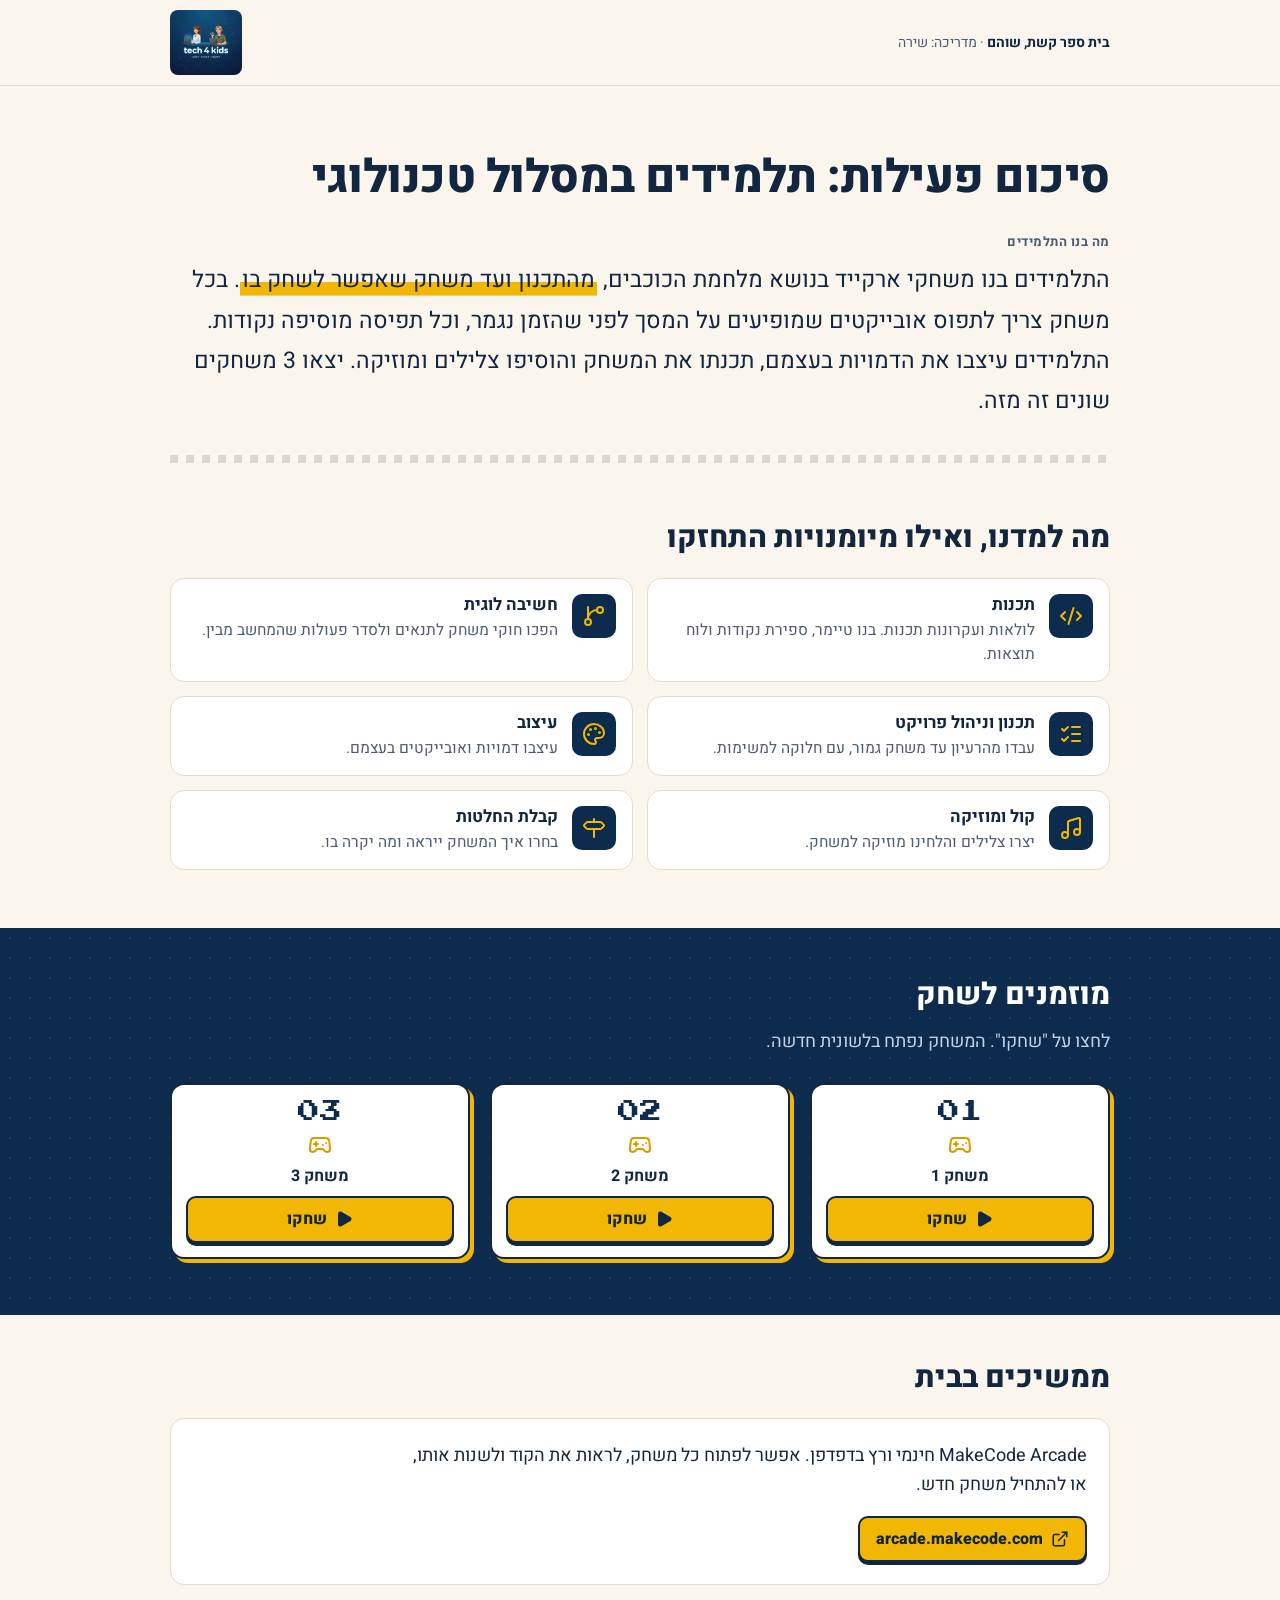
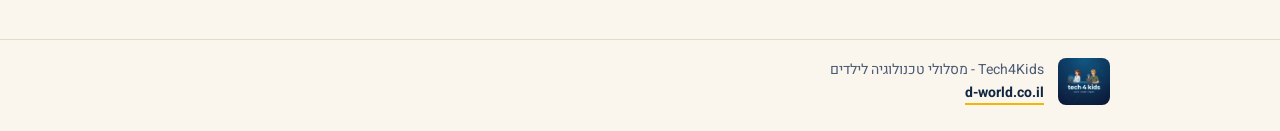
<file: keshet-m4qz/index.html>
<!doctype html>
<html lang="he" dir="rtl">
<head>
<meta charset="utf-8">
<meta name="viewport" content="width=device-width, initial-scale=1">
<title>תוצרי תלמידים - קשת שוהם | Tech4Kids</title>
<meta name="description" content="תלמידי בית ספר קשת בנו 3 משחקי ארקייד בנושא מלחמת הכוכבים. מוזמנים לשחק.">
<meta name="theme-color" content="#0d2b4d">

<meta property="og:type" content="website">
<meta property="og:locale" content="he_IL">
<meta property="og:site_name" content="Tech4Kids">
<meta property="og:title" content="תוצרי תלמידים - קשת שוהם | Tech4Kids">
<meta property="og:description" content="תלמידי בית ספר קשת בנו 3 משחקי ארקייד בנושא מלחמת הכוכבים. מוזמנים לשחק.">
<meta property="og:image" content="https://kotlermike-net-ai.github.io/tech4kids-schools/assets/og-tech4kids.jpg">
<meta property="og:image:width" content="1200">
<meta property="og:image:height" content="630">
<meta property="og:url" content="https://kotlermike-net-ai.github.io/tech4kids-schools/keshet-m4qz/">
<meta name="twitter:card" content="summary_large_image">

<link rel="preconnect" href="https://fonts.googleapis.com">
<link rel="preconnect" href="https://fonts.gstatic.com" crossorigin>
<link href="https://fonts.googleapis.com/css2?family=Heebo:wght@400;500;700;800&family=Press+Start+2P&display=swap" rel="stylesheet">

<style>
:root{
  --bg:#faf6ee;
  --paper:#ffffff;
  --ink:#12263f;
  --ink-soft:#4a5b72;
  --navy:#0d2b4d;
  --coin:#f2b705;
  --coin-dark:#d99a00;
  --line:#e4dccb;
  --radius:14px;
}
*{box-sizing:border-box}
html{scroll-behavior:smooth}
body{
  margin:0;
  background:var(--bg);
  color:var(--ink);
  font-family:"Heebo","Assistant",system-ui,-apple-system,"Segoe UI",Arial,sans-serif;
  font-size:17px;
  line-height:1.65;
  -webkit-font-smoothing:antialiased;
}
a{color:inherit}
.wrap{max-width:980px;margin:0 auto;padding:0 20px}
.icon{width:24px;height:24px;flex:none}
.sr{position:absolute;width:1px;height:1px;margin:-1px;padding:0;overflow:hidden;clip:rect(0,0,0,0);white-space:nowrap;border:0}

/* top bar */
.topbar{border-bottom:1px solid var(--line)}
.topbar .wrap{display:flex;align-items:center;justify-content:space-between;gap:16px;padding-top:10px;padding-bottom:10px}
.school{font-size:14px;color:var(--ink-soft);margin:0}
.school strong{color:var(--ink);font-weight:700}
.logo{display:block;line-height:0;border-radius:8px;overflow:hidden;flex:none}
.logo img{display:block;height:auto}
.logo.top img{width:64px}
.logo.foot img{width:52px}

/* hero */
.hero{padding:44px 0 10px}
.hero h1{
  font-size:clamp(28px,6.4vw,46px);
  line-height:1.2;
  font-weight:800;
  margin:0 0 26px;
  letter-spacing:-.01em;
}
.label{
  font-size:13px;
  font-weight:700;
  letter-spacing:.04em;
  color:var(--ink-soft);
  margin:0 0 8px;
}
.lead{
  font-size:clamp(18px,3.6vw,23px);
  line-height:1.75;
  max-width:44em;
  margin:0 0 26px;
}
/* marker highlight that draws itself */
.lead mark{
  color:inherit;
  background:linear-gradient(var(--coin),var(--coin)) no-repeat 100% 92%/100% 40%;
  padding:0 2px;
  transition:background-size .8s ease .7s;
}
.js .lead mark{background-size:0% 40%}
.js.ready .lead mark{background-size:100% 40%}

/* score counter */
.hud{
  display:inline-flex;align-items:center;gap:14px;
  background:var(--navy);color:#fff;
  border-radius:10px;
  padding:10px 18px 10px 20px;
  border-bottom:4px solid var(--coin);
}
.hud-num{
  font-family:"Press Start 2P",monospace;
  font-size:26px;line-height:1;color:var(--coin);
  direction:ltr;min-width:2ch;text-align:center;
}
.hud-label{font-weight:700;font-size:16px}

.px{height:8px;margin:34px 0 0;background:repeating-linear-gradient(90deg,var(--ink) 0 8px,transparent 8px 16px);opacity:.14}

/* sections */
section{padding:44px 0 6px}
h2{
  font-size:clamp(22px,4.6vw,30px);
  line-height:1.3;
  margin:0 0 20px;
  font-weight:800;
}
.section-note{color:var(--ink-soft);margin:-8px 0 26px;max-width:40em}

/* skills */
.skills{list-style:none;margin:0;padding:0;display:grid;gap:12px;grid-template-columns:1fr}
.skill{
  display:flex;gap:14px;align-items:flex-start;
  background:var(--paper);
  border:1px solid var(--line);
  border-radius:var(--radius);
  padding:15px 16px;
}
.skill .ic{
  width:44px;height:44px;flex:none;border-radius:10px;
  background:var(--navy);color:var(--coin);
  display:grid;place-items:center;
}
.skill h3{margin:0 0 2px;font-size:17px;font-weight:700;line-height:1.35}
.skill p{margin:0;font-size:15.5px;color:var(--ink-soft);line-height:1.5}

/* games: a dark "screen" band */
.screen{
  margin-top:52px;
  padding:48px 0 56px;
  background-color:var(--navy);
  background-image:radial-gradient(rgba(255,255,255,.09) 1.5px,transparent 1.5px);
  background-size:20px 20px;
  color:#fff;
}
.screen .section-note{color:#c5d3e6}
.games{list-style:none;margin:0;padding:0;display:grid;gap:16px;grid-template-columns:1fr}
.game{
  background:var(--paper);
  color:var(--ink);
  border:2px solid var(--ink);
  border-radius:var(--radius);
  box-shadow:4px 4px 0 var(--coin);
  padding:16px 14px 14px;
  display:flex;flex-direction:column;align-items:center;gap:10px;
  transition:transform .15s ease, box-shadow .15s ease;
}
.game:hover{transform:translate(-2px,-2px);box-shadow:6px 6px 0 var(--coin)}
.game .num{
  font-family:"Press Start 2P",monospace;
  font-size:22px;line-height:1;
  color:var(--navy);
  direction:ltr;
}
.game .gi{color:var(--coin-dark)}
.game .name{font-weight:700;font-size:16px;line-height:1.2}
.btn{
  position:relative;
  display:inline-flex;align-items:center;justify-content:center;gap:8px;
  width:100%;
  min-height:44px;
  padding:8px 16px;
  background:var(--coin);
  color:var(--ink);
  font-weight:800;font-size:16px;
  text-decoration:none;
  border:2px solid var(--ink);
  border-radius:10px;
  box-shadow:0 3px 0 var(--ink);
  transition:transform .1s ease, box-shadow .1s ease, background .15s ease;
}
.btn:hover{background:#ffc928}
.btn:active{transform:translateY(3px);box-shadow:0 0 0 var(--ink)}
.btn:focus-visible,a:focus-visible{outline:3px solid var(--coin);outline-offset:3px}
.btn .icon{width:18px;height:18px}

/* continue at home */
.home{
  background:var(--paper);
  border:1px solid var(--line);
  border-radius:var(--radius);
  padding:22px;
}
.home p{margin:0 0 16px;max-width:38em}
.home .btn{width:auto;direction:ltr}

/* footer: small */
footer{margin-top:48px;border-top:1px solid var(--line);padding:18px 0 26px}
.foot-row{display:flex;align-items:center;gap:14px}
.foot-text{font-size:14px;line-height:1.5;color:var(--ink-soft)}
.foot-text p{margin:0}
.foot-text a{font-weight:700;color:var(--ink);text-decoration:none;border-bottom:2px solid var(--coin);direction:ltr;display:inline-block;margin-top:2px}

/* motion (JS only) */
.js .reveal{opacity:0;transform:translateY(14px);transition:opacity .5s ease, transform .5s ease;transition-delay:var(--d,0ms)}
.js .reveal.in{opacity:1;transform:none}
.js .hero-in{opacity:0;transform:translateY(10px);animation:heroIn .6s ease forwards;animation-delay:var(--d,0ms)}
@keyframes heroIn{to{opacity:1;transform:none}}

@media (min-width:640px){
  body{font-size:18px}
  .hero{padding:64px 0 12px}
  .skills{grid-template-columns:repeat(2,1fr);gap:14px}
  .games{grid-template-columns:repeat(3,1fr);gap:20px}
  .logo.top img{width:72px}
}
@media (prefers-reduced-motion:reduce){
  html{scroll-behavior:auto}
  .js .reveal,.js .hero-in{opacity:1;transform:none;transition:none;animation:none}
  .lead mark,.js .lead mark{transition:none;background-size:100% 40%}
  .game,.btn{transition:none}
}
</style>
<script>document.documentElement.classList.add('js')</script>
</head>
<body>

<header class="topbar">
  <div class="wrap">
    <p class="school"><strong>בית ספר קשת, שוהם</strong> · מדריכה: שירה</p>
    <a class="logo top" href="https://d-world.co.il" aria-label="Tech4Kids"><img src="../assets/logo.png" alt="Tech4Kids" width="240" height="216"></a>
  </div>
</header>

<main>
  <div class="hero">
    <div class="wrap">
      <h1 class="hero-in">סיכום פעילות: תלמידים במסלול טכנולוגי</h1>
      <p class="label hero-in" style="--d:100ms">מה בנו התלמידים</p>
      <p class="lead hero-in" style="--d:160ms">התלמידים בנו משחקי ארקייד בנושא מלחמת הכוכבים, <mark>מהתכנון ועד משחק שאפשר לשחק בו</mark>. בכל משחק צריך לתפוס אובייקטים שמופיעים על המסך לפני שהזמן נגמר, וכל תפיסה מוסיפה נקודות. התלמידים עיצבו את הדמויות בעצמם, תכנתו את המשחק והוסיפו צלילים ומוזיקה. יצאו 3 משחקים שונים זה מזה.</p>
      <div class="px" aria-hidden="true"></div>
    </div>
  </div>

  <section id="skills">
    <div class="wrap">
      <h2 class="reveal">מה למדנו, ואילו מיומנויות התחזקו</h2>
      <ul class="skills">
        <li class="skill reveal">
          <span class="ic"><svg class="icon" viewBox="0 0 24 24" fill="none" stroke="currentColor" stroke-width="2" stroke-linecap="round" stroke-linejoin="round" aria-hidden="true"><path d="m18 16 4-4-4-4"/><path d="m6 8-4 4 4 4"/><path d="m14.5 4-5 16"/></svg></span>
          <div><h3>תכנות</h3><p>לולאות ועקרונות תכנות. בנו טיימר, ספירת נקודות ולוח תוצאות.</p></div>
        </li>
        <li class="skill reveal" style="--d:60ms">
          <span class="ic"><svg class="icon" viewBox="0 0 24 24" fill="none" stroke="currentColor" stroke-width="2" stroke-linecap="round" stroke-linejoin="round" aria-hidden="true"><path d="M15 6a9 9 0 0 0-9 9V3"/><circle cx="18" cy="6" r="3"/><circle cx="6" cy="18" r="3"/></svg></span>
          <div><h3>חשיבה לוגית</h3><p>הפכו חוקי משחק לתנאים ולסדר פעולות שהמחשב מבין.</p></div>
        </li>
        <li class="skill reveal">
          <span class="ic"><svg class="icon" viewBox="0 0 24 24" fill="none" stroke="currentColor" stroke-width="2" stroke-linecap="round" stroke-linejoin="round" aria-hidden="true"><path d="M13 5h8"/><path d="M13 12h8"/><path d="M13 19h8"/><path d="m3 17 2 2 4-4"/><path d="m3 7 2 2 4-4"/></svg></span>
          <div><h3>תכנון וניהול פרויקט</h3><p>עבדו מהרעיון עד משחק גמור, עם חלוקה למשימות.</p></div>
        </li>
        <li class="skill reveal" style="--d:60ms">
          <span class="ic"><svg class="icon" viewBox="0 0 24 24" fill="none" stroke="currentColor" stroke-width="2" stroke-linecap="round" stroke-linejoin="round" aria-hidden="true"><path d="M12 22a1 1 0 0 1 0-20 10 9 0 0 1 10 9 5 5 0 0 1-5 5h-2.25a1.75 1.75 0 0 0-1.4 2.8l.3.4a1.75 1.75 0 0 1-1.4 2.8z"/><circle cx="13.5" cy="6.5" r=".5" fill="currentColor"/><circle cx="17.5" cy="10.5" r=".5" fill="currentColor"/><circle cx="6.5" cy="12.5" r=".5" fill="currentColor"/><circle cx="8.5" cy="7.5" r=".5" fill="currentColor"/></svg></span>
          <div><h3>עיצוב</h3><p>עיצבו דמויות ואובייקטים בעצמם.</p></div>
        </li>
        <li class="skill reveal">
          <span class="ic"><svg class="icon" viewBox="0 0 24 24" fill="none" stroke="currentColor" stroke-width="2" stroke-linecap="round" stroke-linejoin="round" aria-hidden="true"><path d="M21 16V3a1 1 0 0 0-1.28-.96l-10 2.917a1 1 0 0 0-.72.96V19"/><circle cx="18" cy="16" r="3"/><circle cx="6" cy="19" r="3"/></svg></span>
          <div><h3>קול ומוזיקה</h3><p>יצרו צלילים והלחינו מוזיקה למשחק.</p></div>
        </li>
        <li class="skill reveal" style="--d:60ms">
          <span class="ic"><svg class="icon" viewBox="0 0 24 24" fill="none" stroke="currentColor" stroke-width="2" stroke-linecap="round" stroke-linejoin="round" aria-hidden="true"><path d="M12 13v8"/><path d="M12 3v3"/><path d="M2.354 10.354a1.207 1.207 0 0 1 0-1.708l2.06-2.06A2 2 0 0 1 5.828 6h12.344a2 2 0 0 1 1.414.586l2.06 2.06a1.207 1.207 0 0 1 0 1.708l-2.06 2.06a2 2 0 0 1-1.414.586H5.828a2 2 0 0 1-1.414-.586z"/></svg></span>
          <div><h3>קבלת החלטות</h3><p>בחרו איך המשחק ייראה ומה יקרה בו.</p></div>
        </li>
      </ul>
    </div>
  </section>

  <section id="games" class="screen">
    <div class="wrap">
      <h2 class="reveal">מוזמנים לשחק</h2>
      <p class="section-note reveal">לחצו על "שחקו". המשחק נפתח בלשונית חדשה.</p>
      <ul class="games">
        <li class="game reveal" style="--d:0ms"><span class="num">01</span><svg class="icon gi" viewBox="0 0 24 24" fill="none" stroke="currentColor" stroke-width="2" stroke-linecap="round" stroke-linejoin="round" aria-hidden="true"><line x1="6" x2="10" y1="11" y2="11"/><line x1="8" x2="8" y1="9" y2="13"/><line x1="15" x2="15.01" y1="12" y2="12"/><line x1="18" x2="18.01" y1="10" y2="10"/><path d="M17.32 5H6.68a4 4 0 0 0-3.978 3.59c-.006.052-.01.101-.017.152C2.604 9.416 2 14.456 2 16a3 3 0 0 0 3 3c1 0 1.5-.5 2-1l1.414-1.414A2 2 0 0 1 9.828 16h4.344a2 2 0 0 1 1.414.586L17 18c.5.5 1 1 2 1a3 3 0 0 0 3-3c0-1.545-.604-6.584-.685-7.258-.007-.05-.011-.1-.017-.151A4 4 0 0 0 17.32 5z"/></svg><span class="name">משחק 1</span><a class="btn" href="https://makecode.com/_9K05p9WWmevz" target="_blank" rel="noopener"><svg class="icon" viewBox="0 0 24 24" fill="currentColor" stroke="currentColor" stroke-width="2" stroke-linecap="round" stroke-linejoin="round" aria-hidden="true"><path d="M5 5a2 2 0 0 1 3.008-1.728l11.997 6.998a2 2 0 0 1 .003 3.458l-12 7A2 2 0 0 1 5 19z"/></svg><span>שחקו</span><span class="sr"> במשחק 1</span></a></li>
        <li class="game reveal" style="--d:60ms"><span class="num">02</span><svg class="icon gi" viewBox="0 0 24 24" fill="none" stroke="currentColor" stroke-width="2" stroke-linecap="round" stroke-linejoin="round" aria-hidden="true"><line x1="6" x2="10" y1="11" y2="11"/><line x1="8" x2="8" y1="9" y2="13"/><line x1="15" x2="15.01" y1="12" y2="12"/><line x1="18" x2="18.01" y1="10" y2="10"/><path d="M17.32 5H6.68a4 4 0 0 0-3.978 3.59c-.006.052-.01.101-.017.152C2.604 9.416 2 14.456 2 16a3 3 0 0 0 3 3c1 0 1.5-.5 2-1l1.414-1.414A2 2 0 0 1 9.828 16h4.344a2 2 0 0 1 1.414.586L17 18c.5.5 1 1 2 1a3 3 0 0 0 3-3c0-1.545-.604-6.584-.685-7.258-.007-.05-.011-.1-.017-.151A4 4 0 0 0 17.32 5z"/></svg><span class="name">משחק 2</span><a class="btn" href="https://makecode.com/_dCY1cy8xsf9f" target="_blank" rel="noopener"><svg class="icon" viewBox="0 0 24 24" fill="currentColor" stroke="currentColor" stroke-width="2" stroke-linecap="round" stroke-linejoin="round" aria-hidden="true"><path d="M5 5a2 2 0 0 1 3.008-1.728l11.997 6.998a2 2 0 0 1 .003 3.458l-12 7A2 2 0 0 1 5 19z"/></svg><span>שחקו</span><span class="sr"> במשחק 2</span></a></li>
        <li class="game reveal" style="--d:120ms"><span class="num">03</span><svg class="icon gi" viewBox="0 0 24 24" fill="none" stroke="currentColor" stroke-width="2" stroke-linecap="round" stroke-linejoin="round" aria-hidden="true"><line x1="6" x2="10" y1="11" y2="11"/><line x1="8" x2="8" y1="9" y2="13"/><line x1="15" x2="15.01" y1="12" y2="12"/><line x1="18" x2="18.01" y1="10" y2="10"/><path d="M17.32 5H6.68a4 4 0 0 0-3.978 3.59c-.006.052-.01.101-.017.152C2.604 9.416 2 14.456 2 16a3 3 0 0 0 3 3c1 0 1.5-.5 2-1l1.414-1.414A2 2 0 0 1 9.828 16h4.344a2 2 0 0 1 1.414.586L17 18c.5.5 1 1 2 1a3 3 0 0 0 3-3c0-1.545-.604-6.584-.685-7.258-.007-.05-.011-.1-.017-.151A4 4 0 0 0 17.32 5z"/></svg><span class="name">משחק 3</span><a class="btn" href="https://makecode.com/_JtRFEUiyHY0M" target="_blank" rel="noopener"><svg class="icon" viewBox="0 0 24 24" fill="currentColor" stroke="currentColor" stroke-width="2" stroke-linecap="round" stroke-linejoin="round" aria-hidden="true"><path d="M5 5a2 2 0 0 1 3.008-1.728l11.997 6.998a2 2 0 0 1 .003 3.458l-12 7A2 2 0 0 1 5 19z"/></svg><span>שחקו</span><span class="sr"> במשחק 3</span></a></li>
      </ul>
    </div>
  </section>

  <section id="home">
    <div class="wrap">
      <h2 class="reveal">ממשיכים בבית</h2>
      <div class="home reveal">
        <p>MakeCode Arcade חינמי ורץ בדפדפן. אפשר לפתוח כל משחק, לראות את הקוד ולשנות אותו, או להתחיל משחק חדש.</p>
        <a class="btn" href="https://arcade.makecode.com" target="_blank" rel="noopener"><span>arcade.makecode.com</span><svg class="icon" viewBox="0 0 24 24" fill="none" stroke="currentColor" stroke-width="2" stroke-linecap="round" stroke-linejoin="round" aria-hidden="true"><path d="M15 3h6v6"/><path d="M10 14 21 3"/><path d="M18 13v6a2 2 0 0 1-2 2H5a2 2 0 0 1-2-2V8a2 2 0 0 1 2-2h6"/></svg></a>
      </div>
    </div>
  </section>
</main>

<footer>
  <div class="wrap foot-row">
    <a class="logo foot" href="https://d-world.co.il" aria-label="Tech4Kids"><img src="../assets/logo.png" alt="Tech4Kids" width="240" height="216"></a>
    <div class="foot-text">
      <p>Tech4Kids - מסלולי טכנולוגיה לילדים</p>
      <a href="https://d-world.co.il">d-world.co.il</a>
    </div>
  </div>
</footer>

<script>
(function(){
  var root=document.documentElement;
  var reduce=window.matchMedia&&window.matchMedia('(prefers-reduced-motion: reduce)').matches;
  window.addEventListener('load',function(){setTimeout(function(){root.classList.add('ready')},80)});

  // reveal on scroll
  var els=document.querySelectorAll('.reveal');
  if(!('IntersectionObserver' in window)){els.forEach(function(e){e.classList.add('in')})}
  else{
    var io=new IntersectionObserver(function(entries){
      entries.forEach(function(en){if(en.isIntersecting){en.target.classList.add('in');io.unobserve(en.target)}});
    },{threshold:.12,rootMargin:'0px 0px -30px 0px'});
    els.forEach(function(e){io.observe(e)});
  }

  // arcade-style counter: steps from 0 to the final number
  var c=document.getElementById('count');
  if(c&&!reduce){
    var to=parseInt(c.getAttribute('data-to'),10),n=0;
    c.textContent='0';
    setTimeout(function(){
      var t=setInterval(function(){
        n++;c.textContent=String(n);
        if(n>=to){clearInterval(t)}
      },90);
    },700);
  }
})();
</script>
</body>
</html>
</file>
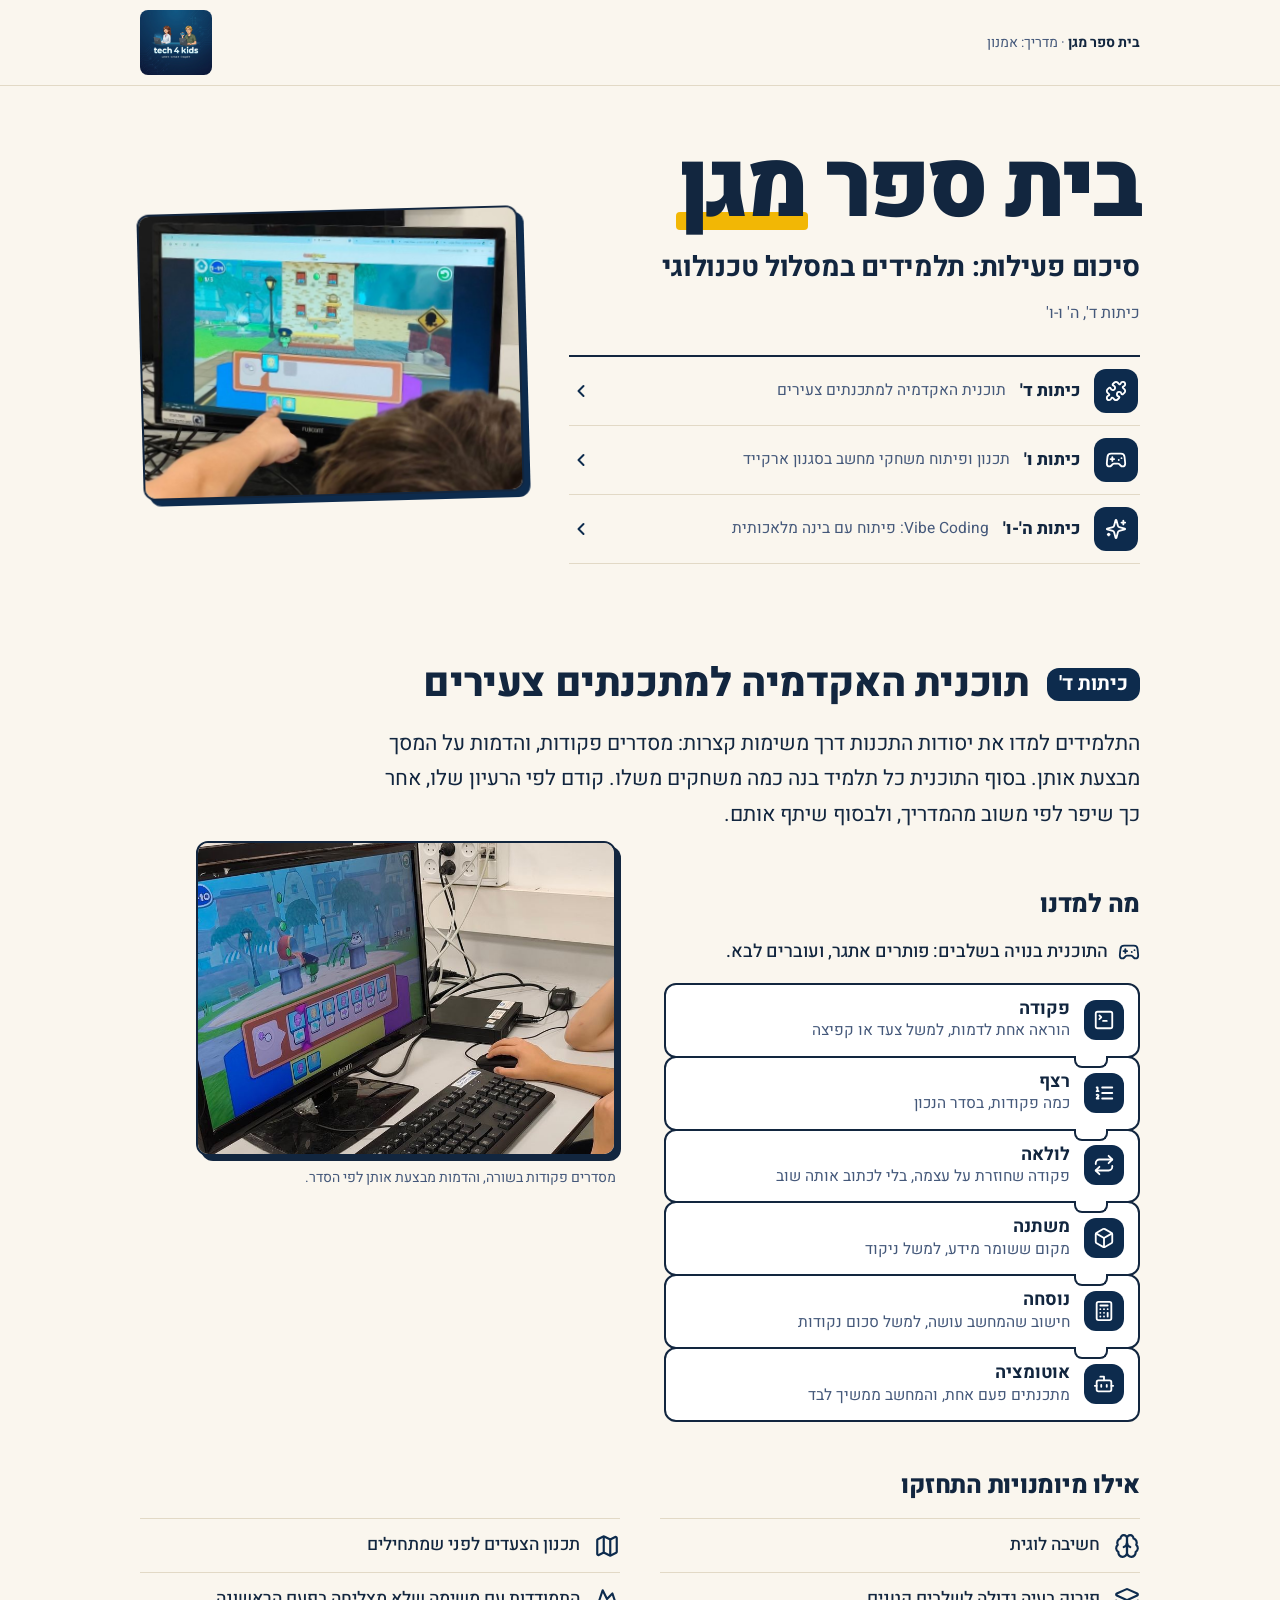
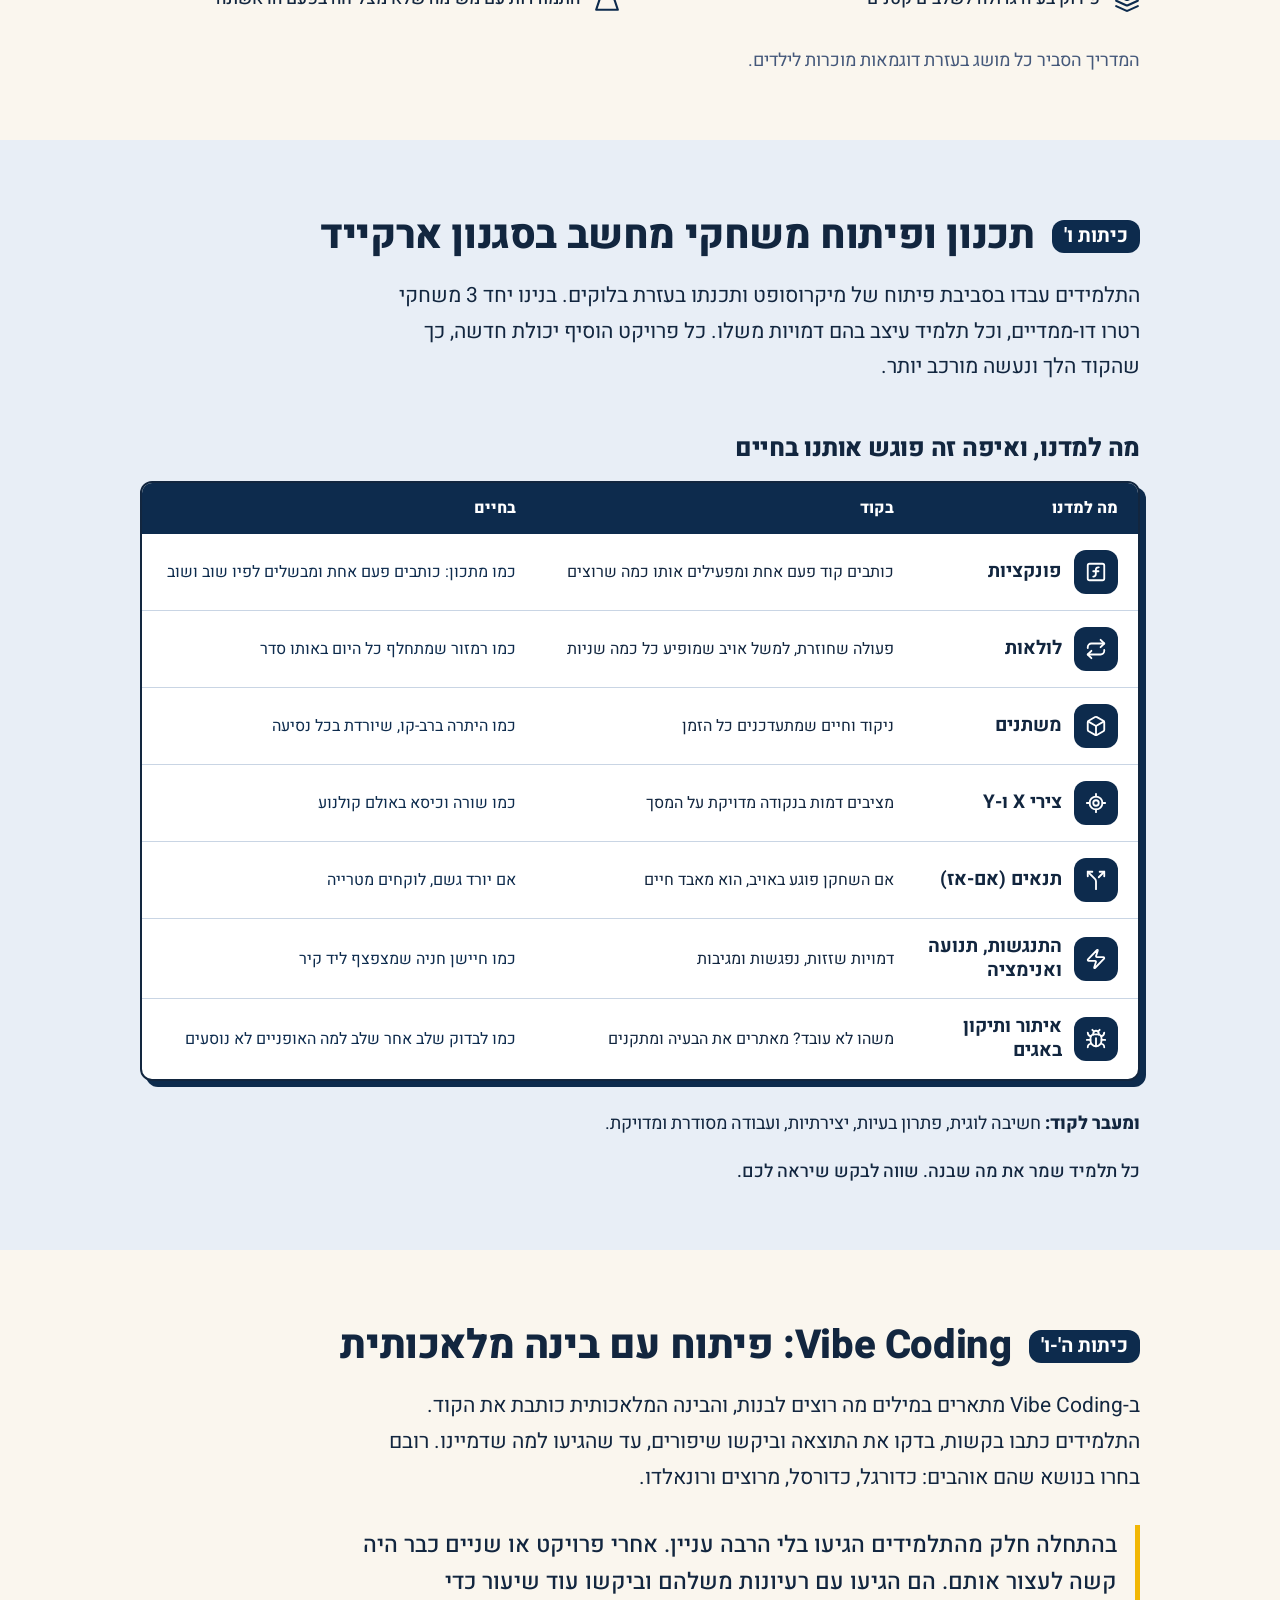
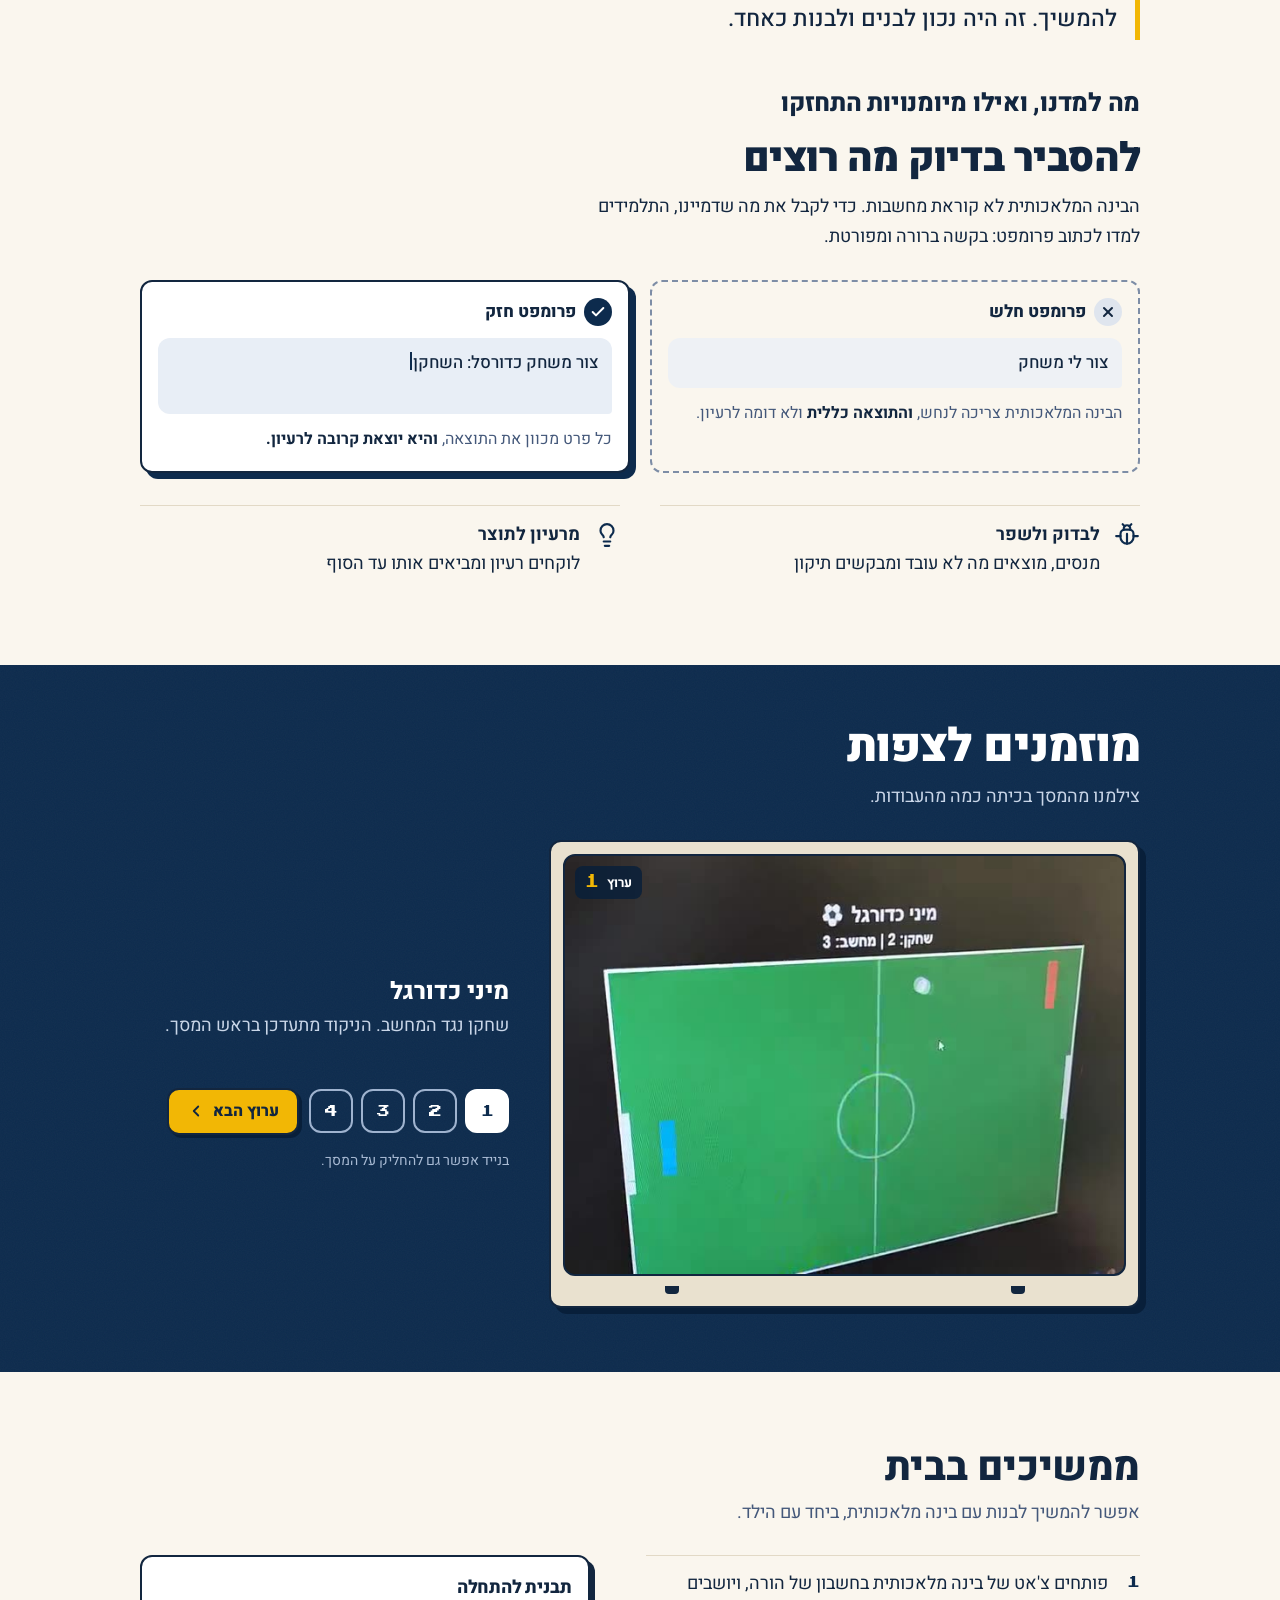
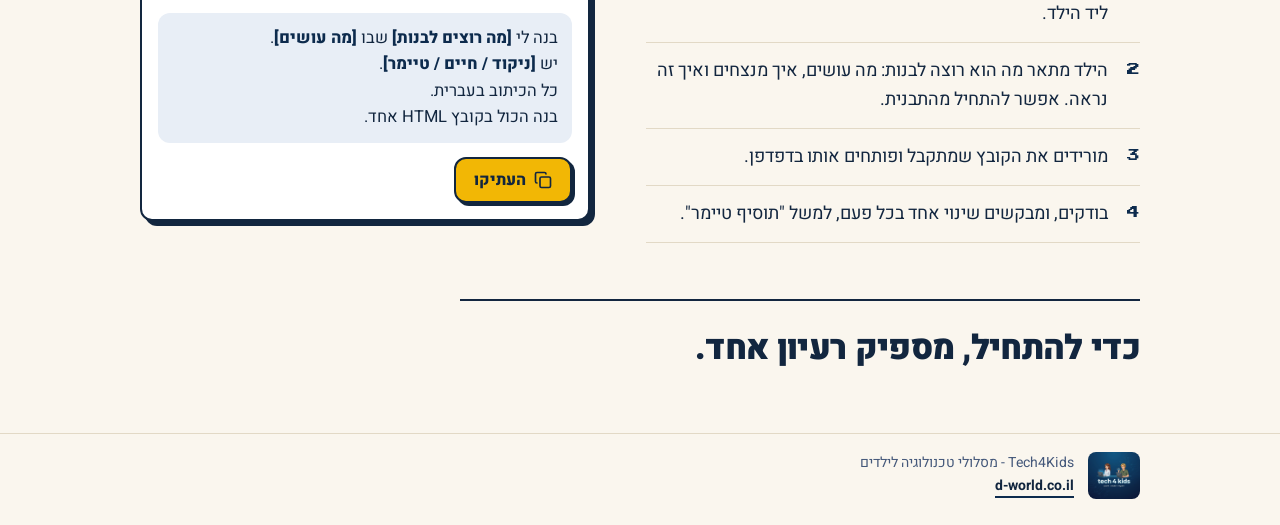
<file: magen-fxzy/index.html>
<!doctype html>
<html lang="he" dir="rtl">
<head>
<meta charset="utf-8">
<meta name="viewport" content="width=device-width, initial-scale=1">
<title>תוצרי תלמידים - מגן | Tech4Kids</title>
<meta name="description" content="סיכום פעילות בבית ספר מגן: תוכנית האקדמיה למתכנתים צעירים בכיתות ד', פיתוח משחקי מחשב בסגנון ארקייד בכיתות ו', ו-Vibe Coding בכיתות ה'-ו'. מוזמנים לצפות.">
<meta name="theme-color" content="#0d2b4d">

<meta property="og:type" content="website">
<meta property="og:locale" content="he_IL">
<meta property="og:site_name" content="Tech4Kids">
<meta property="og:title" content="תוצרי תלמידים - מגן | Tech4Kids">
<meta property="og:description" content="תלמידי ד'-ו' בבית ספר מגן למדו תכנות ופיתחו בעזרת בינה מלאכותית. מוזמנים לצפות.">
<meta property="og:image" content="https://kotlermike-net-ai.github.io/tech4kids-schools/assets/og-tech4kids.jpg">
<meta property="og:image:width" content="1200">
<meta property="og:image:height" content="630">
<meta property="og:url" content="https://kotlermike-net-ai.github.io/tech4kids-schools/magen-fxzy/">
<meta name="twitter:card" content="summary_large_image">

<link rel="preconnect" href="https://fonts.googleapis.com">
<link rel="preconnect" href="https://fonts.gstatic.com" crossorigin>
<link href="https://fonts.googleapis.com/css2?family=Heebo:wght@400;500;700;800;900&family=Press+Start+2P&display=swap" rel="stylesheet">

<style>
:root{
  --bg:#faf6ee;
  --paper:#ffffff;
  --ink:#12263f;
  --ink-soft:#44587a;
  --navy:#0d2b4d;
  --navy-deep:#081f3a;
  --tint:#e8eef6;
  --coin:#f2b705;
  --line:#e2d9c6;
  --line-b:#c9d5e4;
  --r:12px;
  --ease:cubic-bezier(0.23,1,0.32,1);
}
*{box-sizing:border-box}
html{scroll-behavior:smooth;-webkit-text-size-adjust:100%}
body{
  margin:0;background:var(--bg);color:var(--ink);
  font-family:"Heebo","Assistant",system-ui,-apple-system,"Segoe UI",Arial,sans-serif;
  font-size:17px;line-height:1.65;-webkit-font-smoothing:antialiased;
  caret-color:var(--navy);accent-color:var(--coin);overflow-x:hidden;
}
::selection{background:var(--coin);color:var(--ink)}
a{color:inherit}
img,video{display:block;max-width:100%;height:auto}
h1,h2,h3,h4{text-wrap:balance;letter-spacing:-.01em}
p,li{text-wrap:pretty}
.wrap{max-width:1040px;margin:0 auto;padding:0 20px}
.icon{width:22px;height:22px;flex:none}
.sr{position:absolute;width:1px;height:1px;margin:-1px;padding:0;overflow:hidden;clip:rect(0,0,0,0);clip-path:inset(50%);white-space:nowrap;border:0}
.tv__num b,.step-n,.dot{font-variant-numeric:tabular-nums}
a:focus-visible,button:focus-visible,.tv__screen:focus-visible{outline:3px solid var(--coin);outline-offset:3px;border-radius:var(--r)}
.ibox{
  width:44px;height:44px;flex:none;display:grid;place-items:center;
  background:var(--navy);color:#fff;border-radius:var(--r);
}
.ibox .icon{width:22px;height:22px}

/* ---------- shell: top bar ---------- */
.topbar{border-bottom:1px solid var(--line)}
.topbar .wrap{display:flex;align-items:center;justify-content:space-between;gap:16px;padding-top:10px;padding-bottom:10px}
.school{font-size:14px;color:var(--ink-soft);margin:0}
.school strong{color:var(--ink);font-weight:700}
.logo{display:block;line-height:0;border-radius:8px;overflow:hidden;flex:none}
.logo.top img{width:64px}
.logo.foot img{width:52px}

/* ---------- hero: the school, big ---------- */
.hero{padding:36px 0 20px}
.hero-grid{display:grid;grid-template-columns:1fr;gap:28px;align-items:center}
.hero h1{margin:0;font-weight:800;line-height:1.1}
.h1-school{
  display:block;
  font-size:clamp(52px,15vw,96px);font-weight:900;white-space:nowrap;
  letter-spacing:-.035em;line-height:1;
}
.h1-school .nm{position:relative;display:inline-block}
.h1-school .nm::after{
  content:"";position:absolute;left:-2%;right:-2%;bottom:.04em;height:.2em;z-index:-1;
  background:var(--coin);border-radius:4px;
  transform-origin:100% 50%;
}
.h1-school{position:relative;z-index:0}
.h1-sub{display:block;margin-top:16px;font-size:clamp(20px,5vw,28px);font-weight:700;letter-spacing:-.01em;line-height:1.3}
.hero-meta{margin:14px 0 0;color:var(--ink-soft);font-size:16px}
.hero-pic{margin:0;position:relative;max-width:420px;justify-self:center;width:100%}
.hero-pic img{
  width:100%;aspect-ratio:4/3;object-fit:cover;
  border:2px solid var(--ink);border-radius:var(--r);
  box-shadow:6px 6px 0 var(--navy);background:#e9e2d3;
}

/* grade menu: rows */
.menu{list-style:none;margin:28px 0 0;padding:0;border-top:2px solid var(--ink)}
.menu a{
  display:flex;align-items:center;gap:14px;
  padding:12px 2px;text-decoration:none;border-bottom:1px solid var(--line);
}
.menu .g{font-weight:800;font-size:17px;white-space:nowrap}
.menu .t{color:var(--ink-soft);font-size:15.5px;flex:1;line-height:1.35}
.menu .chev{width:20px;height:20px;color:var(--navy);flex:none;transition:transform .16s var(--ease)}
.menu a:active .chev{transform:translateX(-3px)}

/* ---------- activity blocks ---------- */
.act{padding:72px 0 64px}
.act h2{font-size:clamp(26px,6.4vw,40px);line-height:1.2;font-weight:800;margin:0 0 18px}
.grade{
  display:inline-block;background:var(--navy);color:#fff;
  font-size:.5em;font-weight:700;letter-spacing:0;
  padding:4px 12px 5px;border-radius:var(--r);
  vertical-align:.3em;margin-inline-end:8px;white-space:nowrap;
}
.lead{font-size:clamp(18px,3.9vw,21px);line-height:1.7;max-width:36em;margin:0}
.act h3{font-size:clamp(20px,4.6vw,25px);line-height:1.3;font-weight:800;margin:48px 0 16px}
.soft{color:var(--ink-soft)}
.tinted{background:var(--tint)}

/* grade 4 layout */
.g4-grid{display:grid;grid-template-columns:1fr;gap:28px;margin-top:8px}
.shot{margin:0;max-width:420px}
.shot img{
  width:100%;aspect-ratio:4/3;object-fit:cover;
  border:2px solid var(--ink);border-radius:var(--r);
  box-shadow:5px 5px 0 var(--ink);background:#e9e2d3;
}
.shot figcaption{font-size:14px;color:var(--ink-soft);margin-top:10px}
.game-note{display:flex;gap:10px;align-items:center;margin:0 0 16px;font-weight:500}
.game-note .icon{color:var(--navy)}

/* command strip: blocks that lock together */
.strip{list-style:none;margin:0;padding:0;display:flex;flex-direction:column}
.blk{
  position:relative;display:flex;gap:14px;align-items:center;
  background:var(--paper);color:var(--ink);
  border:2px solid var(--ink);border-radius:var(--r);
  padding:12px 14px 13px;
}
.blk + .blk{margin-top:-2px}
.blk + .blk::before{
  content:"";position:absolute;top:-2px;inset-inline-start:30px;
  width:30px;height:10px;background:var(--paper);
  border:2px solid var(--ink);border-top:0;border-radius:0 0 8px 8px;
}
.blk .ibox{width:40px;height:40px}
.blk b{display:block;font-size:18px;line-height:1.3}
.blk div span{display:block;font-size:15.5px;line-height:1.45;color:var(--ink-soft)}

/* skills with icons, no boxes */
.iskills{list-style:none;margin:0;padding:0;display:grid;grid-template-columns:1fr;gap:0 40px}
.iskills li{display:flex;gap:14px;align-items:center;padding:12px 0;border-top:1px solid var(--line);font-size:17.5px;font-weight:500}
.iskills .icon{color:var(--navy);width:26px;height:26px}
.after{margin:20px 0 0;color:var(--ink-soft)}

/* grade 6: in the game / in life */
.life{
  background:var(--paper);border:2px solid var(--ink);border-radius:var(--r);
  box-shadow:6px 6px 0 var(--navy);overflow:hidden;
}
.life-head{display:none}
.row{padding:16px 16px 18px;border-top:1px solid var(--line-b)}
.life-head + .row{border-top:0}
.c-name{display:flex;align-items:center;gap:12px;margin-bottom:10px}
.c-name b{font-size:19px;line-height:1.25}
.c-game,.c-life{font-size:16px;line-height:1.5;padding-inline-start:56px}
.c-life{margin-top:6px;color:var(--navy)}
.lab{font-weight:800;margin-inline-end:4px}
.c-life .lab{color:var(--navy)}
.beyond{margin:28px 0 0;font-size:18px;max-width:38em}
.beyond b{font-weight:800}
.note{margin:18px 0 0;font-size:18px;font-weight:500}

/* grade 5-6 */
.story{
  margin:30px 0 0;max-width:34em;
  font-size:clamp(19px,4vw,23px);line-height:1.6;font-weight:500;
  border-inline-start:5px solid var(--coin);
  padding:2px 18px 2px 0;
}
.story p{margin:0}
.big h4{font-size:clamp(28px,7vw,40px);line-height:1.15;font-weight:900;margin:0 0 10px;letter-spacing:-.02em}
.big p{margin:0;font-size:18px;max-width:32em}

.prompts{display:grid;grid-template-columns:1fr;gap:20px;margin:28px 0 0}
.pr{border:2px solid var(--ink);border-radius:var(--r);padding:16px 16px 18px;background:var(--paper)}
.pr.strong{box-shadow:6px 6px 0 var(--navy)}
.pr.weak{background:transparent;border-style:dashed;border-color:#7d8da6}
.pr-head{display:flex;align-items:center;gap:8px;font-weight:800;font-size:17px;margin:0 0 12px}
.pr-head .mark{width:28px;height:28px;border-radius:50%;display:grid;place-items:center;flex:none}
.weak .mark{background:#dfe5ee;color:var(--ink)}
.strong .mark{background:var(--navy);color:#fff}
.pr-head .icon{width:16px;height:16px}
.bubble{
  position:relative;margin:0 0 12px;
  background:var(--tint);border-radius:var(--r) var(--r) 4px var(--r);
  padding:12px 14px;font-size:17px;line-height:1.55;font-weight:500;
}
.weak .bubble{background:#eef1f5}
.ghost{visibility:hidden}
.typed{position:absolute;inset:12px 14px}
.caret{display:inline-block;width:2px;height:1.05em;background:var(--navy);vertical-align:-.15em;margin-inline-start:1px}
.pr-out{margin:0;font-size:16px;color:var(--ink-soft)}
.pr-out b{color:var(--ink)}
.small-skills{list-style:none;margin:32px 0 0;padding:0;display:grid;grid-template-columns:1fr;gap:0 40px}
.small-skills li{display:flex;gap:14px;align-items:flex-start;padding:14px 0;border-top:1px solid var(--line)}
.small-skills .icon{color:var(--navy);width:26px;height:26px;margin-top:2px}
.small-skills b{display:block;font-size:18px}

/* ---------- the peak: TV with channels ---------- */
.band{
  margin-top:72px;padding:56px 0 64px;
  background-color:var(--navy);color:#fff;position:relative;isolation:isolate;
}
.band::after{
  content:"";position:absolute;inset:0;z-index:-1;opacity:.04;pointer-events:none;
  background-image:url("data:image/svg+xml,%3Csvg xmlns='http://www.w3.org/2000/svg' width='160' height='160'%3E%3Cfilter id='n'%3E%3CfeTurbulence type='fractalNoise' baseFrequency='.9' numOctaves='2' stitchTiles='stitch'/%3E%3C/filter%3E%3Crect width='160' height='160' filter='url(%23n)'/%3E%3C/svg%3E");
}
.band h3{font-size:clamp(30px,7.4vw,46px);line-height:1.15;font-weight:900;margin:0 0 8px;color:#fff;letter-spacing:-.02em}
.band .intro{color:#c9d6e8;margin:0 0 28px;max-width:34em}
.tv{display:grid;grid-template-columns:1fr;gap:18px;align-items:start}
.tv__body{background:#e9e1cf;border:2px solid var(--ink);border-radius:var(--r);box-shadow:6px 6px 0 var(--navy-deep);padding:12px}
.tv__screen{
  position:relative;overflow:hidden;aspect-ratio:4/3;background:#0a1626;
  border:2px solid var(--ink);border-radius:var(--r);touch-action:pan-y;cursor:grab;
}
.tv__glass{position:absolute;inset:0;transform-origin:50% 50%}
.ch{position:absolute;inset:0;opacity:0;visibility:hidden}
.ch.on{opacity:1;visibility:visible}
.ch video,.ch img{width:100%;height:100%;object-fit:cover}
.tv__flash{position:absolute;left:0;right:0;top:50%;height:2px;margin-top:-1px;background:#fff;opacity:0;pointer-events:none}
.tv__num{
  position:absolute;top:10px;inset-inline-end:10px;display:flex;align-items:center;gap:8px;
  background:rgba(8,31,58,.82);color:#fff;font-size:13px;font-weight:700;padding:6px 10px;border-radius:8px;
}
.tv__num b{font-family:"Press Start 2P",monospace;font-size:14px;color:var(--coin);font-weight:400;line-height:1}
.tv__feet{display:flex;justify-content:space-between;padding:10px 18% 0}
.tv__feet i{display:block;width:14px;height:8px;background:var(--ink);border-radius:0 0 4px 4px}
.tv__title{font-size:24px;font-weight:800;margin:0 0 4px;line-height:1.3}
.tv__desc{margin:0 0 18px;color:#c9d6e8;max-width:28em;min-height:3.3em}
.ctrl{display:flex;align-items:center;gap:10px;flex-wrap:wrap}
.dots{display:flex;gap:8px}
.dot{
  width:44px;height:44px;display:grid;place-items:center;
  font-family:"Press Start 2P",monospace;font-size:13px;
  background:transparent;color:#fff;border:2px solid #9fb3cf;border-radius:var(--r);cursor:pointer;
  transition:transform .14s var(--ease),background-color .14s var(--ease),border-color .14s var(--ease);
}
.dot[aria-current="true"]{background:#fff;color:var(--navy);border-color:#fff}
.dot:active{transform:scale(.97)}
.btn{
  display:inline-flex;align-items:center;justify-content:center;gap:8px;
  min-height:44px;padding:8px 18px;background:var(--coin);color:var(--ink);
  font:inherit;font-weight:800;font-size:16px;white-space:nowrap;text-decoration:none;
  border:2px solid var(--ink);border-radius:var(--r);box-shadow:3px 3px 0 var(--navy-deep);cursor:pointer;
  transition:transform .14s var(--ease),box-shadow .14s var(--ease);
}
.btn .icon{width:18px;height:18px}
.btn:active{transform:scale(.97);box-shadow:1px 1px 0 var(--navy-deep)}
.hint{font-size:14px;color:#a9bbd4;margin:14px 0 0}

/* ---------- continue at home (AI) ---------- */
.home{padding:72px 0 8px}
.home h2{font-size:clamp(26px,6.4vw,40px);line-height:1.2;font-weight:800;margin:0 0 6px}
.home .sub{margin:0 0 28px;color:var(--ink-soft);font-size:18px}
.home-grid{display:grid;grid-template-columns:1fr;gap:36px;align-items:start}
.steps{list-style:none;margin:0;padding:0;max-width:34em}
.steps li{display:flex;gap:14px;padding:13px 0;border-top:1px solid var(--line)}
.steps li:last-child{border-bottom:1px solid var(--line)}
.step-n{font-family:"Press Start 2P",monospace;font-size:13px;color:var(--navy);line-height:1;padding-top:7px;flex:none;width:18px}
.tpl{background:var(--paper);border:2px solid var(--ink);border-radius:var(--r);box-shadow:5px 5px 0 var(--ink);padding:16px}
.tpl h3{margin:0 0 10px;font-size:18px;font-weight:800}
.tpl pre{
  margin:0 0 14px;white-space:pre-wrap;font:inherit;font-size:16.5px;line-height:1.6;
  background:var(--tint);border-radius:var(--r);padding:12px 14px;
}
.tpl pre mark{background:none;color:var(--navy);font-weight:800}
.tpl .btn{box-shadow:3px 3px 0 var(--ink)}
.tpl .btn:active{box-shadow:1px 1px 0 var(--ink)}
.copied{font-size:15px;color:var(--ink-soft);margin-inline-start:10px;opacity:0;transition:opacity .2s var(--ease)}
.copied.show{opacity:1}
.land{
  margin:56px 0 0;padding:26px 0 0;border-top:2px solid var(--ink);
  font-size:clamp(24px,6vw,34px);line-height:1.25;font-weight:900;letter-spacing:-.02em;max-width:20em;
}

/* ---------- shell: footer ---------- */
footer{margin-top:56px;border-top:1px solid var(--line);padding:18px 0 26px}
.foot-row{display:flex;align-items:center;gap:14px}
.foot-text{font-size:14px;line-height:1.5;color:var(--ink-soft)}
.foot-text p{margin:0}
.foot-text a{font-weight:700;color:var(--ink);text-decoration:none;border-bottom:2px solid var(--navy);direction:ltr;display:inline-block;margin-top:2px}

/* ---------- motion (JS on only) ---------- */
.js .reveal{opacity:0;transform:scale(.95);transition:opacity .3s var(--ease),transform .3s var(--ease);transition-delay:var(--d,0ms)}
.js .reveal.in{opacity:1;transform:none}
.js .rise{opacity:0;transform:translateY(16px) scale(.97);animation:rise .3s var(--ease) forwards;animation-delay:var(--d,0ms)}
@keyframes rise{to{opacity:1;transform:none}}
.js .h1-school .nm::after{transform:scaleX(0);transition:transform .3s var(--ease) .45s}
.js.ready .h1-school .nm::after{transform:scaleX(1)}
.js .hero-pic{opacity:0;transform:scale(.95) rotate(-1.5deg);transition:opacity .3s var(--ease) .2s,transform .3s var(--ease) .2s}
.js.ready .hero-pic{opacity:1;transform:rotate(-1.5deg)}
/* staggered children */
.js .stg > *{opacity:0;transform:translateY(-10px) scale(.95);transition:opacity .28s var(--ease),transform .28s var(--ease)}
.js .stg.in > *{opacity:1;transform:none}
.js .stg.in > *:nth-child(2){transition-delay:70ms}
.js .stg.in > *:nth-child(3){transition-delay:140ms}
.js .stg.in > *:nth-child(4){transition-delay:210ms}
.js .stg.in > *:nth-child(5){transition-delay:280ms}
.js .stg.in > *:nth-child(6){transition-delay:350ms}
.js .stg.in > *:nth-child(7){transition-delay:420ms}
.js .stg.in > *:nth-child(8){transition-delay:490ms}
/* in-life line slides in after its row */
.js .row .c-life{opacity:0;transform:translateX(12px);transition:opacity .3s var(--ease) .18s,transform .3s var(--ease) .18s}
.js .row.in .c-life{opacity:1;transform:none}
.js .row{opacity:0;transform:scale(.97);transition:opacity .3s var(--ease),transform .3s var(--ease)}
.js .row.in{opacity:1;transform:none}
.tv__glass.off{transform:scaleY(.02);opacity:.5;transition:transform .12s var(--ease),opacity .12s var(--ease)}
.tv__glass.back{transition:transform .24s var(--ease),opacity .24s var(--ease)}
.tv__flash.go{animation:flash .32s var(--ease)}
@keyframes flash{0%{opacity:0}30%{opacity:.9}100%{opacity:0}}
.tv__title,.tv__desc{transition:opacity .2s var(--ease)}
.panel-out .tv__title,.panel-out .tv__desc{opacity:0;transition-duration:.1s}
.typing .caret{animation:blink .9s steps(1) infinite}
@keyframes blink{50%{opacity:0}}

@media (hover:hover) and (pointer:fine){
  .menu a:hover .chev{transform:translateX(-4px)}
  .menu a:hover .g{color:var(--navy)}
  .btn:hover{transform:translate(-1px,-1px);box-shadow:4px 4px 0 var(--navy-deep)}
  .tpl .btn:hover{box-shadow:4px 4px 0 var(--ink)}
  .dot:hover{border-color:#fff}
  .foot-text a:hover{border-color:var(--coin)}
}

@media (max-width:859px){
  .hero-pic{max-width:300px}
}
@media (min-width:640px){
  body{font-size:18px}
  .iskills{grid-template-columns:1fr 1fr}
  .small-skills{grid-template-columns:1fr 1fr}
  .prompts{grid-template-columns:1fr 1fr;align-items:stretch}
  .logo.top img{width:72px}
}
@media (min-width:860px){
  .hero{padding:56px 0 24px}
  .hero-grid{grid-template-columns:minmax(0,1.5fr) minmax(0,1fr);gap:48px}
  .h1-school{font-size:clamp(64px,7.4vw,92px)}
  .g4-grid{grid-template-columns:minmax(0,1fr) minmax(0,1fr);gap:48px;align-items:start}
  .life-head{
    display:grid;grid-template-columns:200px 1fr 1fr;gap:24px;
    padding:12px 20px;background:var(--navy);color:#fff;font-weight:800;font-size:16px;
  }
  .row{display:grid;grid-template-columns:200px 1fr 1fr;gap:24px;align-items:center;padding:16px 20px}
  .c-name{margin:0}
  .c-game,.c-life{padding:0;margin:0}
  .lab{position:absolute;width:1px;height:1px;overflow:hidden;clip:rect(0,0,0,0);clip-path:inset(50%);white-space:nowrap}
  .tv{grid-template-columns:minmax(0,1.6fr) minmax(0,1fr);gap:40px;align-items:center}
  .home-grid{grid-template-columns:minmax(0,1.1fr) minmax(0,1fr);gap:56px}
}
@media (prefers-reduced-motion:reduce){
  html{scroll-behavior:auto}
  .js .reveal,.js .rise,.js .stg > *,.js .row,.js .row .c-life,.js .hero-pic{transform:none !important;animation:none;transition:opacity .3s linear}
  .js .rise{opacity:1}
  .js.ready .hero-pic{transform:none}
  .js .h1-school .nm::after{transform:none;transition:none}
  .tv__glass.off{transform:none;opacity:0;transition:opacity .12s linear}
  .tv__glass.back{transform:none;transition:opacity .2s linear}
  .tv__flash.go,.typing .caret{animation:none}
  .btn,.dot,.menu .chev{transition:none}
}
</style>
<script>document.documentElement.classList.add('js')</script>
</head>
<body>

<header class="topbar">
  <div class="wrap">
    <p class="school"><strong>בית ספר מגן</strong> · מדריך: אמנון</p>
    <a class="logo top" href="https://d-world.co.il" aria-label="Tech4Kids"><img src="../assets/logo.png" alt="Tech4Kids" width="240" height="216"></a>
  </div>
</header>

<main>
  <div class="hero">
    <div class="wrap hero-grid">
      <div>
        <h1>
          <span class="h1-school rise">בית ספר <span class="nm">מגן</span></span>
          <span class="h1-sub rise" style="--d:80ms">סיכום פעילות: תלמידים במסלול טכנולוגי</span>
        </h1>
        <p class="hero-meta rise" style="--d:120ms">כיתות ד', ה' ו-ו'</p>
        <ul class="menu rise" style="--d:160ms" aria-label="קפיצה לכיתה">
          <li><a href="#g4"><span class="ibox"><svg class="icon" viewBox="0 0 24 24" fill="none" stroke="currentColor" stroke-width="2" stroke-linecap="round" stroke-linejoin="round" aria-hidden="true"><path d="M15.39 4.39a1 1 0 0 0 1.68-.474 2.5 2.5 0 1 1 3.014 3.015 1 1 0 0 0-.474 1.68l1.683 1.682a2.414 2.414 0 0 1 0 3.414L19.61 15.39a1 1 0 0 1-1.68-.474 2.5 2.5 0 1 0-3.014 3.015 1 1 0 0 1 .474 1.68l-1.683 1.682a2.414 2.414 0 0 1-3.414 0L8.61 19.61a1 1 0 0 0-1.68.474 2.5 2.5 0 1 1-3.014-3.015 1 1 0 0 0 .474-1.68l-1.683-1.682a2.414 2.414 0 0 1 0-3.414L4.39 8.61a1 1 0 0 1 1.68.474 2.5 2.5 0 1 0 3.014-3.015 1 1 0 0 1-.474-1.68l1.683-1.682a2.414 2.414 0 0 1 3.414 0z"/></svg></span><span class="g">כיתות ד'</span><span class="t">תוכנית האקדמיה למתכנתים צעירים</span><svg class="chev" viewBox="0 0 24 24" fill="none" stroke="currentColor" stroke-width="2.4" stroke-linecap="round" stroke-linejoin="round" aria-hidden="true"><path d="m15 18-6-6 6-6"/></svg></a></li>
          <li><a href="#g6"><span class="ibox"><svg class="icon" viewBox="0 0 24 24" fill="none" stroke="currentColor" stroke-width="2" stroke-linecap="round" stroke-linejoin="round" aria-hidden="true"><line x1="6" x2="10" y1="11" y2="11"/><line x1="8" x2="8" y1="9" y2="13"/><line x1="15" x2="15.01" y1="12" y2="12"/><line x1="18" x2="18.01" y1="10" y2="10"/><path d="M17.32 5H6.68a4 4 0 0 0-3.978 3.59c-.006.052-.01.101-.017.152C2.604 9.416 2 14.456 2 16a3 3 0 0 0 3 3c1 0 1.5-.5 2-1l1.414-1.414A2 2 0 0 1 9.828 16h4.344a2 2 0 0 1 1.414.586L17 18c.5.5 1 1 2 1a3 3 0 0 0 3-3c0-1.545-.604-6.584-.685-7.258-.007-.05-.011-.1-.017-.151A4 4 0 0 0 17.32 5z"/></svg></span><span class="g">כיתות ו'</span><span class="t">תכנון ופיתוח משחקי מחשב בסגנון ארקייד</span><svg class="chev" viewBox="0 0 24 24" fill="none" stroke="currentColor" stroke-width="2.4" stroke-linecap="round" stroke-linejoin="round" aria-hidden="true"><path d="m15 18-6-6 6-6"/></svg></a></li>
          <li><a href="#ai"><span class="ibox"><svg class="icon" viewBox="0 0 24 24" fill="none" stroke="currentColor" stroke-width="2" stroke-linecap="round" stroke-linejoin="round" aria-hidden="true"><path d="M9.937 15.5A2 2 0 0 0 8.5 14.063l-6.135-1.582a.5.5 0 0 1 0-.962L8.5 9.936A2 2 0 0 0 9.937 8.5l1.582-6.135a.5.5 0 0 1 .963 0L14.063 8.5A2 2 0 0 0 15.5 9.937l6.135 1.581a.5.5 0 0 1 0 .964L15.5 14.063a2 2 0 0 0-1.437 1.437l-1.582 6.135a.5.5 0 0 1-.963 0z"/><path d="M20 3v4"/><path d="M22 5h-4"/><path d="M4 17v2"/><path d="M5 18H3"/></svg></span><span class="g">כיתות ה'-ו'</span><span class="t">Vibe Coding: פיתוח עם בינה מלאכותית</span><svg class="chev" viewBox="0 0 24 24" fill="none" stroke="currentColor" stroke-width="2.4" stroke-linecap="round" stroke-linejoin="round" aria-hidden="true"><path d="m15 18-6-6 6-6"/></svg></a></li>
        </ul>
      </div>
      <figure class="hero-pic">
        <img src="media/g4-a.jpg" width="800" height="600" alt="תלמיד מצביע על פקודה במסך, בזמן פתרון משימת תכנות" fetchpriority="high">
      </figure>
    </div>
  </div>

  <!-- ===== Grade 4 ===== -->
  <section class="act" id="g4" aria-labelledby="g4-h">
    <div class="wrap">
      <h2 id="g4-h" class="reveal"><span class="grade">כיתות ד'</span> תוכנית האקדמיה למתכנתים צעירים</h2>
      <p class="lead reveal">התלמידים למדו את יסודות התכנות דרך משימות קצרות: מסדרים פקודות, והדמות על המסך מבצעת אותן. בסוף התוכנית כל תלמיד בנה כמה משחקים משלו. קודם לפי הרעיון שלו, אחר כך שיפר לפי משוב מהמדריך, ולבסוף שיתף אותם.</p>

      <div class="g4-grid">
        <div>
          <h3 class="reveal">מה למדנו</h3>
          <p class="game-note reveal"><svg class="icon" viewBox="0 0 24 24" fill="none" stroke="currentColor" stroke-width="2" stroke-linecap="round" stroke-linejoin="round" aria-hidden="true"><line x1="6" x2="10" y1="11" y2="11"/><line x1="8" x2="8" y1="9" y2="13"/><line x1="15" x2="15.01" y1="12" y2="12"/><line x1="18" x2="18.01" y1="10" y2="10"/><path d="M17.32 5H6.68a4 4 0 0 0-3.978 3.59c-.006.052-.01.101-.017.152C2.604 9.416 2 14.456 2 16a3 3 0 0 0 3 3c1 0 1.5-.5 2-1l1.414-1.414A2 2 0 0 1 9.828 16h4.344a2 2 0 0 1 1.414.586L17 18c.5.5 1 1 2 1a3 3 0 0 0 3-3c0-1.545-.604-6.584-.685-7.258-.007-.05-.011-.1-.017-.151A4 4 0 0 0 17.32 5z"/></svg>התוכנית בנויה בשלבים: פותרים אתגר, ועוברים לבא.</p>
          <ol class="strip stg" aria-label="מושגי תכנות">
            <li class="blk"><span class="ibox"><svg class="icon" viewBox="0 0 24 24" fill="none" stroke="currentColor" stroke-width="2" stroke-linecap="round" stroke-linejoin="round" aria-hidden="true"><path d="m7 11 2-2-2-2"/><path d="M11 13h4"/><rect width="18" height="18" x="3" y="3" rx="2" ry="2"/></svg></span><div><b>פקודה</b><span>הוראה אחת לדמות, למשל צעד או קפיצה</span></div></li>
            <li class="blk"><span class="ibox"><svg class="icon" viewBox="0 0 24 24" fill="none" stroke="currentColor" stroke-width="2" stroke-linecap="round" stroke-linejoin="round" aria-hidden="true"><path d="M10 12h11"/><path d="M10 18h11"/><path d="M10 6h11"/><path d="M4 10h2"/><path d="M4 6h1v4"/><path d="M6 18H4c0-1 2-2 2-3s-1-1.5-2-1"/></svg></span><div><b>רצף</b><span>כמה פקודות, בסדר הנכון</span></div></li>
            <li class="blk"><span class="ibox"><svg class="icon" viewBox="0 0 24 24" fill="none" stroke="currentColor" stroke-width="2" stroke-linecap="round" stroke-linejoin="round" aria-hidden="true"><path d="m17 2 4 4-4 4"/><path d="M3 11v-1a4 4 0 0 1 4-4h14"/><path d="m7 22-4-4 4-4"/><path d="M21 13v1a4 4 0 0 1-4 4H3"/></svg></span><div><b>לולאה</b><span>פקודה שחוזרת על עצמה, בלי לכתוב אותה שוב</span></div></li>
            <li class="blk"><span class="ibox"><svg class="icon" viewBox="0 0 24 24" fill="none" stroke="currentColor" stroke-width="2" stroke-linecap="round" stroke-linejoin="round" aria-hidden="true"><path d="M21 8a2 2 0 0 0-1-1.73l-7-4a2 2 0 0 0-2 0l-7 4A2 2 0 0 0 3 8v8a2 2 0 0 0 1 1.73l7 4a2 2 0 0 0 2 0l7-4A2 2 0 0 0 21 16Z"/><path d="m3.3 7 8.7 5 8.7-5"/><path d="M12 22V12"/></svg></span><div><b>משתנה</b><span>מקום ששומר מידע, למשל ניקוד</span></div></li>
            <li class="blk"><span class="ibox"><svg class="icon" viewBox="0 0 24 24" fill="none" stroke="currentColor" stroke-width="2" stroke-linecap="round" stroke-linejoin="round" aria-hidden="true"><rect width="16" height="20" x="4" y="2" rx="2"/><line x1="8" x2="16" y1="6" y2="6"/><line x1="16" x2="16" y1="14" y2="18"/><path d="M16 10h.01"/><path d="M12 10h.01"/><path d="M8 10h.01"/><path d="M12 14h.01"/><path d="M8 14h.01"/><path d="M12 18h.01"/><path d="M8 18h.01"/></svg></span><div><b>נוסחה</b><span>חישוב שהמחשב עושה, למשל סכום נקודות</span></div></li>
            <li class="blk"><span class="ibox"><svg class="icon" viewBox="0 0 24 24" fill="none" stroke="currentColor" stroke-width="2" stroke-linecap="round" stroke-linejoin="round" aria-hidden="true"><path d="M12 8V4H8"/><rect width="16" height="12" x="4" y="8" rx="2"/><path d="M2 14h2"/><path d="M20 14h2"/><path d="M15 13v2"/><path d="M9 13v2"/></svg></span><div><b>אוטומציה</b><span>מתכנתים פעם אחת, והמחשב ממשיך לבד</span></div></li>
          </ol>
        </div>
        <figure class="shot reveal" style="--d:80ms">
          <img src="media/g4-b.jpg" width="800" height="600" alt="שורת פקודות בתחתית המסך, שמזיזה את הדמות במשימה" loading="lazy" decoding="async">
          <figcaption>מסדרים פקודות בשורה, והדמות מבצעת אותן לפי הסדר.</figcaption>
        </figure>
      </div>

      <h3 class="reveal">אילו מיומנויות התחזקו</h3>
      <ul class="iskills stg">
        <li><svg class="icon" viewBox="0 0 24 24" fill="none" stroke="currentColor" stroke-width="2" stroke-linecap="round" stroke-linejoin="round" aria-hidden="true"><path d="M12 5a3 3 0 1 0-5.997.125 4 4 0 0 0-2.526 5.77 4 4 0 0 0 .556 6.588A4 4 0 1 0 12 18Z"/><path d="M12 5a3 3 0 1 1 5.997.125 4 4 0 0 1 2.526 5.77 4 4 0 0 1-.556 6.588A4 4 0 1 1 12 18Z"/><path d="M15 13a4.5 4.5 0 0 1-3-4 4.5 4.5 0 0 1-3 4"/></svg>חשיבה לוגית</li>
        <li><svg class="icon" viewBox="0 0 24 24" fill="none" stroke="currentColor" stroke-width="2" stroke-linecap="round" stroke-linejoin="round" aria-hidden="true"><path d="M14.106 5.553a2 2 0 0 0 1.788 0l3.659-1.83A1 1 0 0 1 21 4.619v12.764a1 1 0 0 1-.553.894l-4.553 2.277a2 2 0 0 1-1.788 0l-4.212-2.106a2 2 0 0 0-1.788 0l-3.659 1.83A1 1 0 0 1 3 19.381V6.618a1 1 0 0 1 .553-.894l4.553-2.277a2 2 0 0 1 1.788 0z"/><path d="M15 5.764v15"/><path d="M9 3.236v15"/></svg>תכנון הצעדים לפני שמתחילים</li>
        <li><svg class="icon" viewBox="0 0 24 24" fill="none" stroke="currentColor" stroke-width="2" stroke-linecap="round" stroke-linejoin="round" aria-hidden="true"><path d="m12.83 2.18a2 2 0 0 0-1.66 0L2.6 6.08a1 1 0 0 0 0 1.83l8.58 3.91a2 2 0 0 0 1.66 0l8.58-3.9a1 1 0 0 0 0-1.83Z"/><path d="m22 17.65-9.17 4.16a2 2 0 0 1-1.66 0L2 17.65"/><path d="m22 12.65-9.17 4.16a2 2 0 0 1-1.66 0L2 12.65"/></svg>פירוק בעיה גדולה לשלבים קטנים</li>
        <li><svg class="icon" viewBox="0 0 24 24" fill="none" stroke="currentColor" stroke-width="2" stroke-linecap="round" stroke-linejoin="round" aria-hidden="true"><path d="m8 3 4 8 5-5 5 15H2L8 3z"/></svg>התמודדות עם משימה שלא מצליחה בפעם הראשונה</li>
      </ul>
      <p class="after reveal">המדריך הסביר כל מושג בעזרת דוגמאות מוכרות לילדים.</p>
    </div>
  </section>

  <!-- ===== Grade 6: MakeCode Arcade ===== -->
  <section class="act tinted" id="g6" aria-labelledby="g6-h">
    <div class="wrap">
      <h2 id="g6-h" class="reveal"><span class="grade">כיתות ו'</span> תכנון ופיתוח משחקי מחשב בסגנון ארקייד</h2>
      <p class="lead reveal">התלמידים עבדו בסביבת פיתוח של מיקרוסופט ותכנתו בעזרת בלוקים. בנינו יחד 3 משחקי רטרו דו-ממדיים, וכל תלמיד עיצב בהם דמויות משלו. כל פרויקט הוסיף יכולת חדשה, כך שהקוד הלך ונעשה מורכב יותר.</p>

      <h3 class="reveal">מה למדנו, ואיפה זה פוגש אותנו בחיים</h3>
      <div class="life" role="table" aria-label="מה למדנו בקוד, ואיפה זה קיים בחיים">
        <div class="life-head" role="row"><span role="columnheader">מה למדנו</span><span role="columnheader">בקוד</span><span role="columnheader">בחיים</span></div>

        <div class="row" role="row">
          <div class="c-name" role="rowheader"><span class="ibox"><svg class="icon" viewBox="0 0 24 24" fill="none" stroke="currentColor" stroke-width="2" stroke-linecap="round" stroke-linejoin="round" aria-hidden="true"><rect width="18" height="18" x="3" y="3" rx="2" ry="2"/><path d="M9 17c2 0 2.8-1 2.8-2.8V10c0-2 1-3.3 3.2-3"/><path d="M9 11.2h5.7"/></svg></span><b>פונקציות</b></div>
          <div class="c-game" role="cell"><span class="lab">בקוד:</span>כותבים קוד פעם אחת ומפעילים אותו כמה שרוצים</div>
          <div class="c-life" role="cell"><span class="lab">בחיים:</span>כמו מתכון: כותבים פעם אחת ומבשלים לפיו שוב ושוב</div>
        </div>
        <div class="row" role="row">
          <div class="c-name" role="rowheader"><span class="ibox"><svg class="icon" viewBox="0 0 24 24" fill="none" stroke="currentColor" stroke-width="2" stroke-linecap="round" stroke-linejoin="round" aria-hidden="true"><path d="m17 2 4 4-4 4"/><path d="M3 11v-1a4 4 0 0 1 4-4h14"/><path d="m7 22-4-4 4-4"/><path d="M21 13v1a4 4 0 0 1-4 4H3"/></svg></span><b>לולאות</b></div>
          <div class="c-game" role="cell"><span class="lab">בקוד:</span>פעולה שחוזרת, למשל אויב שמופיע כל כמה שניות</div>
          <div class="c-life" role="cell"><span class="lab">בחיים:</span>כמו רמזור שמתחלף כל היום באותו סדר</div>
        </div>
        <div class="row" role="row">
          <div class="c-name" role="rowheader"><span class="ibox"><svg class="icon" viewBox="0 0 24 24" fill="none" stroke="currentColor" stroke-width="2" stroke-linecap="round" stroke-linejoin="round" aria-hidden="true"><path d="M21 8a2 2 0 0 0-1-1.73l-7-4a2 2 0 0 0-2 0l-7 4A2 2 0 0 0 3 8v8a2 2 0 0 0 1 1.73l7 4a2 2 0 0 0 2 0l7-4A2 2 0 0 0 21 16Z"/><path d="m3.3 7 8.7 5 8.7-5"/><path d="M12 22V12"/></svg></span><b>משתנים</b></div>
          <div class="c-game" role="cell"><span class="lab">בקוד:</span>ניקוד וחיים שמתעדכנים כל הזמן</div>
          <div class="c-life" role="cell"><span class="lab">בחיים:</span>כמו היתרה ברב-קו, שיורדת בכל נסיעה</div>
        </div>
        <div class="row" role="row">
          <div class="c-name" role="rowheader"><span class="ibox"><svg class="icon" viewBox="0 0 24 24" fill="none" stroke="currentColor" stroke-width="2" stroke-linecap="round" stroke-linejoin="round" aria-hidden="true"><line x1="2" x2="5" y1="12" y2="12"/><line x1="19" x2="22" y1="12" y2="12"/><line x1="12" x2="12" y1="2" y2="5"/><line x1="12" x2="12" y1="19" y2="22"/><circle cx="12" cy="12" r="7"/><circle cx="12" cy="12" r="3"/></svg></span><b>צירי X ו-Y</b></div>
          <div class="c-game" role="cell"><span class="lab">בקוד:</span>מציבים דמות בנקודה מדויקת על המסך</div>
          <div class="c-life" role="cell"><span class="lab">בחיים:</span>כמו שורה וכיסא באולם קולנוע</div>
        </div>
        <div class="row" role="row">
          <div class="c-name" role="rowheader"><span class="ibox"><svg class="icon" viewBox="0 0 24 24" fill="none" stroke="currentColor" stroke-width="2" stroke-linecap="round" stroke-linejoin="round" aria-hidden="true"><path d="M16 3h5v5"/><path d="M8 3H3v5"/><path d="M12 22v-8.3a4 4 0 0 0-1.172-2.872L3 3"/><path d="m15 9 6-6"/></svg></span><b>תנאים (אם-אז)</b></div>
          <div class="c-game" role="cell"><span class="lab">בקוד:</span>אם השחקן פוגע באויב, הוא מאבד חיים</div>
          <div class="c-life" role="cell"><span class="lab">בחיים:</span>אם יורד גשם, לוקחים מטרייה</div>
        </div>
        <div class="row" role="row">
          <div class="c-name" role="rowheader"><span class="ibox"><svg class="icon" viewBox="0 0 24 24" fill="none" stroke="currentColor" stroke-width="2" stroke-linecap="round" stroke-linejoin="round" aria-hidden="true"><path d="M4 14a1 1 0 0 1-.78-1.63l9.9-10.2a.5.5 0 0 1 .86.46l-1.92 6.02A1 1 0 0 0 13 10h7a1 1 0 0 1 .78 1.63l-9.9 10.2a.5.5 0 0 1-.86-.46l1.92-6.02A1 1 0 0 0 11 14z"/></svg></span><b>התנגשות, תנועה ואנימציה</b></div>
          <div class="c-game" role="cell"><span class="lab">בקוד:</span>דמויות שזזות, נפגשות ומגיבות</div>
          <div class="c-life" role="cell"><span class="lab">בחיים:</span>כמו חיישן חניה שמצפצף ליד קיר</div>
        </div>
        <div class="row" role="row">
          <div class="c-name" role="rowheader"><span class="ibox"><svg class="icon" viewBox="0 0 24 24" fill="none" stroke="currentColor" stroke-width="2" stroke-linecap="round" stroke-linejoin="round" aria-hidden="true"><path d="m8 2 1.88 1.88"/><path d="M14.12 3.88 16 2"/><path d="M9 7.13v-1a3.003 3.003 0 1 1 6 0v1"/><path d="M12 20c-3.3 0-6-2.7-6-6v-3a4 4 0 0 1 4-4h4a4 4 0 0 1 4 4v3c0 3.3-2.7 6-6 6"/><path d="M12 20v-9"/><path d="M6.53 9C4.6 8.8 3 7.1 3 5"/><path d="M6 13H2"/><path d="M3 21c0-2.1 1.7-3.9 3.8-4"/><path d="M20.97 5c0 2.1-1.6 3.8-3.5 4"/><path d="M22 13h-4"/><path d="M17.2 17c2.1.1 3.8 1.9 3.8 4"/></svg></span><b>איתור ותיקון באגים</b></div>
          <div class="c-game" role="cell"><span class="lab">בקוד:</span>משהו לא עובד? מאתרים את הבעיה ומתקנים</div>
          <div class="c-life" role="cell"><span class="lab">בחיים:</span>כמו לבדוק שלב אחר שלב למה האופניים לא נוסעים</div>
        </div>
      </div>

      <p class="beyond reveal"><b>ומעבר לקוד:</b> חשיבה לוגית, פתרון בעיות, יצירתיות, ועבודה מסודרת ומדויקת.</p>
      <p class="note reveal">כל תלמיד שמר את מה שבנה. שווה לבקש שיראה לכם.</p>
    </div>
  </section>

  <!-- ===== Grades 5-6: games with AI ===== -->
  <section class="act" id="ai" aria-labelledby="ai-h" style="padding-bottom:0">
    <div class="wrap">
      <h2 id="ai-h" class="reveal"><span class="grade">כיתות ה'-ו'</span> Vibe Coding: פיתוח עם בינה מלאכותית</h2>
      <p class="lead reveal">ב-Vibe Coding מתארים במילים מה רוצים לבנות, והבינה המלאכותית כותבת את הקוד. התלמידים כתבו בקשות, בדקו את התוצאה וביקשו שיפורים, עד שהגיעו למה שדמיינו. רובם בחרו בנושא שהם אוהבים: כדורגל, כדורסל, מרוצים ורונאלדו.</p>

      <blockquote class="story reveal">
        <p>בהתחלה חלק מהתלמידים הגיעו בלי הרבה עניין. אחרי פרויקט או שניים כבר היה קשה לעצור אותם. הם הגיעו עם רעיונות משלהם וביקשו עוד שיעור כדי להמשיך. זה היה נכון לבנים ולבנות כאחד.</p>
      </blockquote>

      <h3 class="reveal">מה למדנו, ואילו מיומנויות התחזקו</h3>
      <div class="big reveal">
        <h4>להסביר בדיוק מה רוצים</h4>
        <p>הבינה המלאכותית לא קוראת מחשבות. כדי לקבל את מה שדמיינו, התלמידים למדו לכתוב פרומפט: בקשה ברורה ומפורטת.</p>
      </div>

      <div class="prompts">
        <div class="pr weak reveal">
          <p class="pr-head"><span class="mark"><svg class="icon" viewBox="0 0 24 24" fill="none" stroke="currentColor" stroke-width="3" stroke-linecap="round" stroke-linejoin="round" aria-hidden="true"><path d="M18 6 6 18"/><path d="m6 6 12 12"/></svg></span>פרומפט חלש</p>
          <p class="bubble">צור לי משחק</p>
          <p class="pr-out">הבינה המלאכותית צריכה לנחש, <b>והתוצאה כללית</b> ולא דומה לרעיון.</p>
        </div>
        <div class="pr strong reveal" style="--d:80ms">
          <p class="pr-head"><span class="mark"><svg class="icon" viewBox="0 0 24 24" fill="none" stroke="currentColor" stroke-width="3" stroke-linecap="round" stroke-linejoin="round" aria-hidden="true"><path d="M20 6 9 17l-5-5"/></svg></span>פרומפט חזק</p>
          <p class="bubble" id="strong"><span class="ghost" aria-hidden="true">צור משחק כדורסל: השחקן קולע לסל לפני שהזמן נגמר. יש ניקוד, טיימר ושחקני הגנה. כל הכיתוב בעברית.</span><span class="typed" id="typed">צור משחק כדורסל: השחקן קולע לסל לפני שהזמן נגמר. יש ניקוד, טיימר ושחקני הגנה. כל הכיתוב בעברית.</span></p>
          <p class="pr-out">כל פרט מכוון את התוצאה, <b>והיא יוצאת קרובה לרעיון.</b></p>
        </div>
      </div>

      <ul class="small-skills stg">
        <li><svg class="icon" viewBox="0 0 24 24" fill="none" stroke="currentColor" stroke-width="2" stroke-linecap="round" stroke-linejoin="round" aria-hidden="true"><path d="m8 2 1.88 1.88"/><path d="M14.12 3.88 16 2"/><path d="M9 7.13v-1a3.003 3.003 0 1 1 6 0v1"/><path d="M12 20c-3.3 0-6-2.7-6-6v-3a4 4 0 0 1 4-4h4a4 4 0 0 1 4 4v3c0 3.3-2.7 6-6 6"/><path d="M12 20v-9"/><path d="M6 13H2"/><path d="M22 13h-4"/></svg><div><b>לבדוק ולשפר</b>מנסים, מוצאים מה לא עובד ומבקשים תיקון</div></li>
        <li><svg class="icon" viewBox="0 0 24 24" fill="none" stroke="currentColor" stroke-width="2" stroke-linecap="round" stroke-linejoin="round" aria-hidden="true"><path d="M15 14c.2-1 .7-1.7 1.5-2.5 1-.9 1.5-2.2 1.5-3.5A6 6 0 0 0 6 8c0 1 .2 2.2 1.5 3.5.7.7 1.3 1.5 1.5 2.5"/><path d="M9 18h6"/><path d="M10 22h4"/></svg><div><b>מרעיון לתוצר</b>לוקחים רעיון ומביאים אותו עד הסוף</div></li>
      </ul>
    </div>

    <!-- the peak: TV channels -->
    <div class="band" id="watch">
      <div class="wrap">
        <h3>מוזמנים לצפות</h3>
        <p class="intro">צילמנו מהמסך בכיתה כמה מהעבודות.</p>

        <div class="tv" id="tv">
          <div>
            <div class="tv__body">
              <div class="tv__screen" id="screen" tabindex="0" role="region" aria-roledescription="טלוויזיה" aria-label="משחקי התלמידים. אפשר להחליף ערוץ בחצים או בהחלקה.">
                <div class="tv__glass" id="glass">
                  <div class="ch on" data-title="מיני כדורגל" data-desc="שחקן נגד המחשב. הניקוד מתעדכן בראש המסך.">
                    <video muted loop playsinline preload="metadata" poster="media/ch-football.jpg" width="640" height="480" aria-label="מיני כדורגל"><source src="media/ch-football.mp4" type="video/mp4"></video>
                  </div>
                  <div class="ch" data-title="קליעה לסל" data-desc="זורקים לסל לפני שהזמן נגמר. יש ניקוד, טיימר ומסירות.">
                    <video muted loop playsinline preload="none" poster="media/ch-basket.jpg" width="640" height="480" aria-label="קליעה לסל"><source src="media/ch-basket.mp4" type="video/mp4"></video>
                  </div>
                  <div class="ch" data-title="מרוץ במסלולים" data-desc="עוברים בין נתיבים ומתחמקים ממכשולים.">
                    <video muted loop playsinline preload="none" poster="media/ch-race.jpg" width="640" height="480" aria-label="מרוץ במסלולים"><source src="media/ch-race.mp4" type="video/mp4"></video>
                  </div>
                  <div class="ch" data-title="רונאלדו קליקר" data-desc="כל לחיצה על המגרש היא גול. בגולים קונים שדרוגים, כמו נעלי זהב ואצטדיון מלא קהל.">
                    <img src="media/ch-cr7.jpg" width="640" height="480" alt="רונאלדו קליקר: מגרש ללחיצה וחנות שדרוגים" loading="lazy" decoding="async">
                  </div>
                </div>
                <span class="tv__flash" id="flash" aria-hidden="true"></span>
                <span class="tv__num" aria-hidden="true">ערוץ <b id="chnum">1</b></span>
              </div>
              <div class="tv__feet" aria-hidden="true"><i></i><i></i></div>
            </div>
          </div>

          <div class="tv__panel" id="panel" aria-live="polite">
            <p class="tv__title" id="ttl">מיני כדורגל</p>
            <p class="tv__desc" id="dsc">שחקן נגד המחשב. הניקוד מתעדכן בראש המסך.</p>
            <div class="ctrl">
              <div class="dots" role="group" aria-label="בחירת ערוץ">
                <button class="dot" type="button" data-go="0" aria-current="true" aria-label="ערוץ 1: מיני כדורגל">1</button>
                <button class="dot" type="button" data-go="1" aria-current="false" aria-label="ערוץ 2: קליעה לסל">2</button>
                <button class="dot" type="button" data-go="2" aria-current="false" aria-label="ערוץ 3: מרוץ במסלולים">3</button>
                <button class="dot" type="button" data-go="3" aria-current="false" aria-label="ערוץ 4: רונאלדו קליקר">4</button>
              </div>
              <button class="btn" type="button" id="next">ערוץ הבא<svg class="icon" viewBox="0 0 24 24" fill="none" stroke="currentColor" stroke-width="2.4" stroke-linecap="round" stroke-linejoin="round" aria-hidden="true"><path d="m15 18-6-6 6-6"/></svg></button>
            </div>
            <p class="hint">בנייד אפשר גם להחליק על המסך.</p>
          </div>
        </div>
      </div>
    </div>
  </section>

  <!-- ===== Continue at home: AI ===== -->
  <section class="home" aria-labelledby="home-h">
    <div class="wrap">
      <h2 id="home-h" class="reveal">ממשיכים בבית</h2>
      <p class="sub reveal">אפשר להמשיך לבנות עם בינה מלאכותית, ביחד עם הילד.</p>
      <div class="home-grid">
        <ol class="steps stg">
          <li><span class="step-n" aria-hidden="true">1</span><span>פותחים צ'אט של בינה מלאכותית בחשבון של הורה, ויושבים ליד הילד.</span></li>
          <li><span class="step-n" aria-hidden="true">2</span><span>הילד מתאר מה הוא רוצה לבנות: מה עושים, איך מנצחים ואיך זה נראה. אפשר להתחיל מהתבנית.</span></li>
          <li><span class="step-n" aria-hidden="true">3</span><span>מורידים את הקובץ שמתקבל ופותחים אותו בדפדפן.</span></li>
          <li><span class="step-n" aria-hidden="true">4</span><span>בודקים, ומבקשים שינוי אחד בכל פעם, למשל "תוסיף טיימר".</span></li>
        </ol>
        <div class="tpl reveal" style="--d:80ms">
          <h3>תבנית להתחלה</h3>
          <pre id="tpl">בנה לי <mark>[מה רוצים לבנות]</mark> שבו <mark>[מה עושים]</mark>.
יש <mark>[ניקוד / חיים / טיימר]</mark>.
כל הכיתוב בעברית.
בנה הכול בקובץ HTML אחד.</pre>
          <button class="btn" type="button" id="copy"><svg class="icon" viewBox="0 0 24 24" fill="none" stroke="currentColor" stroke-width="2.2" stroke-linecap="round" stroke-linejoin="round" aria-hidden="true"><rect width="14" height="14" x="8" y="8" rx="2" ry="2"/><path d="M4 16c-1.1 0-2-.9-2-2V4c0-1.1.9-2 2-2h10c1.1 0 2 .9 2 2"/></svg>העתיקו</button><span class="copied" id="copied" role="status"></span>
        </div>
      </div>
      <p class="land reveal">כדי להתחיל, מספיק רעיון אחד.</p>
    </div>
  </section>
</main>

<footer>
  <div class="wrap foot-row">
    <a class="logo foot" href="https://d-world.co.il" aria-label="Tech4Kids"><img src="../assets/logo.png" alt="Tech4Kids" width="240" height="216"></a>
    <div class="foot-text">
      <p>Tech4Kids - מסלולי טכנולוגיה לילדים</p>
      <a href="https://d-world.co.il">d-world.co.il</a>
    </div>
  </div>
</footer>

<script>
(function(){
  var root=document.documentElement;
  var reduce=window.matchMedia&&window.matchMedia('(prefers-reduced-motion: reduce)').matches;
  window.addEventListener('load',function(){setTimeout(function(){root.classList.add('ready')},60)});
  setTimeout(function(){root.classList.add('ready')},1200);

  /* typewriter for the strong prompt */
  var typed=document.getElementById('typed'),full=typed.textContent,typedDone=false;
  function typeIt(){
    if(typedDone)return;typedDone=true;
    if(reduce)return;
    var i=0,caret=document.createElement('span');caret.className='caret';
    typed.textContent='';typed.parentNode.classList.add('typing');
    var txt=document.createTextNode('');typed.appendChild(txt);typed.appendChild(caret);
    var t=setInterval(function(){
      i+=2;txt.nodeValue=full.slice(0,i);
      if(i>=full.length){clearInterval(t);setTimeout(function(){caret.remove();typed.parentNode.classList.remove('typing')},900)}
    },35);
  }

  /* reveal on scroll */
  var els=document.querySelectorAll('.reveal,.stg,.row');
  if(!('IntersectionObserver' in window)){els.forEach(function(e){e.classList.add('in')});typeIt()}
  else{
    var io=new IntersectionObserver(function(en){en.forEach(function(e){
      if(e.isIntersecting){e.target.classList.add('in');io.unobserve(e.target);if(e.target.classList.contains('strong'))setTimeout(typeIt,250)}
    })},{threshold:.15,rootMargin:'0px 0px -30px 0px'});
    els.forEach(function(e){io.observe(e)});
  }

  /* TV: switch channels */
  var screen=document.getElementById('screen'),glass=document.getElementById('glass'),flash=document.getElementById('flash');
  var chs=[].slice.call(glass.querySelectorAll('.ch')),dots=[].slice.call(document.querySelectorAll('.dot'));
  var panel=document.getElementById('panel'),ttl=document.getElementById('ttl'),dsc=document.getElementById('dsc'),num=document.getElementById('chnum');
  var cur=0,busy=false,visible=false;
  if(reduce){chs.forEach(function(c){var v=c.querySelector('video');if(v){v.controls=true}})}
  function play(){
    chs.forEach(function(c,i){
      var v=c.querySelector('video');if(!v)return;
      if(i===cur&&visible&&!reduce){if(v.preload==='none'){v.preload='auto'}var p=v.play();if(p&&p.catch)p.catch(function(){})}
      else{v.pause()}
    });
  }
  function show(i){
    chs.forEach(function(c,k){c.classList.toggle('on',k===i)});
    dots.forEach(function(d,k){d.setAttribute('aria-current',k===i?'true':'false')});
    ttl.textContent=chs[i].getAttribute('data-title');
    dsc.textContent=chs[i].getAttribute('data-desc');
    num.textContent=String(i+1);
    panel.classList.remove('panel-out');
    cur=i;play();
  }
  function go(i){
    i=(i+chs.length)%chs.length;
    if(i===cur||busy)return;
    busy=true;panel.classList.add('panel-out');
    glass.classList.remove('back');glass.classList.add('off');
    if(!reduce){flash.classList.remove('go');void flash.offsetWidth;flash.classList.add('go')}
    setTimeout(function(){show(i);glass.classList.remove('off');glass.classList.add('back');setTimeout(function(){busy=false},240)},120);
  }
  document.getElementById('next').addEventListener('click',function(){go(cur+1)});
  dots.forEach(function(d){d.addEventListener('click',function(){go(parseInt(d.getAttribute('data-go'),10))})});
  screen.addEventListener('keydown',function(e){
    if(e.key==='ArrowLeft'){go(cur+1);e.preventDefault()}
    else if(e.key==='ArrowRight'){go(cur-1);e.preventDefault()}
  });
  var sx=null,sy=0;
  screen.addEventListener('touchstart',function(e){sx=e.touches[0].clientX;sy=e.touches[0].clientY},{passive:true});
  screen.addEventListener('touchend',function(e){
    if(sx===null)return;
    var dx=e.changedTouches[0].clientX-sx,dy=e.changedTouches[0].clientY-sy;sx=null;
    if(Math.abs(dx)>40&&Math.abs(dx)>Math.abs(dy)){go(dx<0?cur+1:cur-1)}
  },{passive:true});
  var mx=null;
  screen.addEventListener('mousedown',function(e){mx=e.clientX});
  window.addEventListener('mouseup',function(e){if(mx===null)return;var dx=e.clientX-mx;mx=null;if(Math.abs(dx)>50){go(dx<0?cur+1:cur-1)}});
  if('IntersectionObserver' in window){new IntersectionObserver(function(en){visible=en[0].isIntersecting;play()},{threshold:.35}).observe(screen)}
  else{visible=true;play()}

  /* copy the starter prompt */
  var cb=document.getElementById('copy'),msg=document.getElementById('copied');
  cb.addEventListener('click',function(){
    var text=document.getElementById('tpl').textContent;
    function ok(){msg.textContent='הועתק';msg.classList.add('show');setTimeout(function(){msg.classList.remove('show')},1800)}
    if(navigator.clipboard&&navigator.clipboard.writeText){navigator.clipboard.writeText(text).then(ok,fallback)}else{fallback()}
    function fallback(){var ta=document.createElement('textarea');ta.value=text;ta.setAttribute('readonly','');ta.style.position='fixed';ta.style.opacity='0';document.body.appendChild(ta);ta.select();try{document.execCommand('copy');ok()}catch(e){}ta.remove()}
  });
})();
</script>
</body>
</html>
</file>
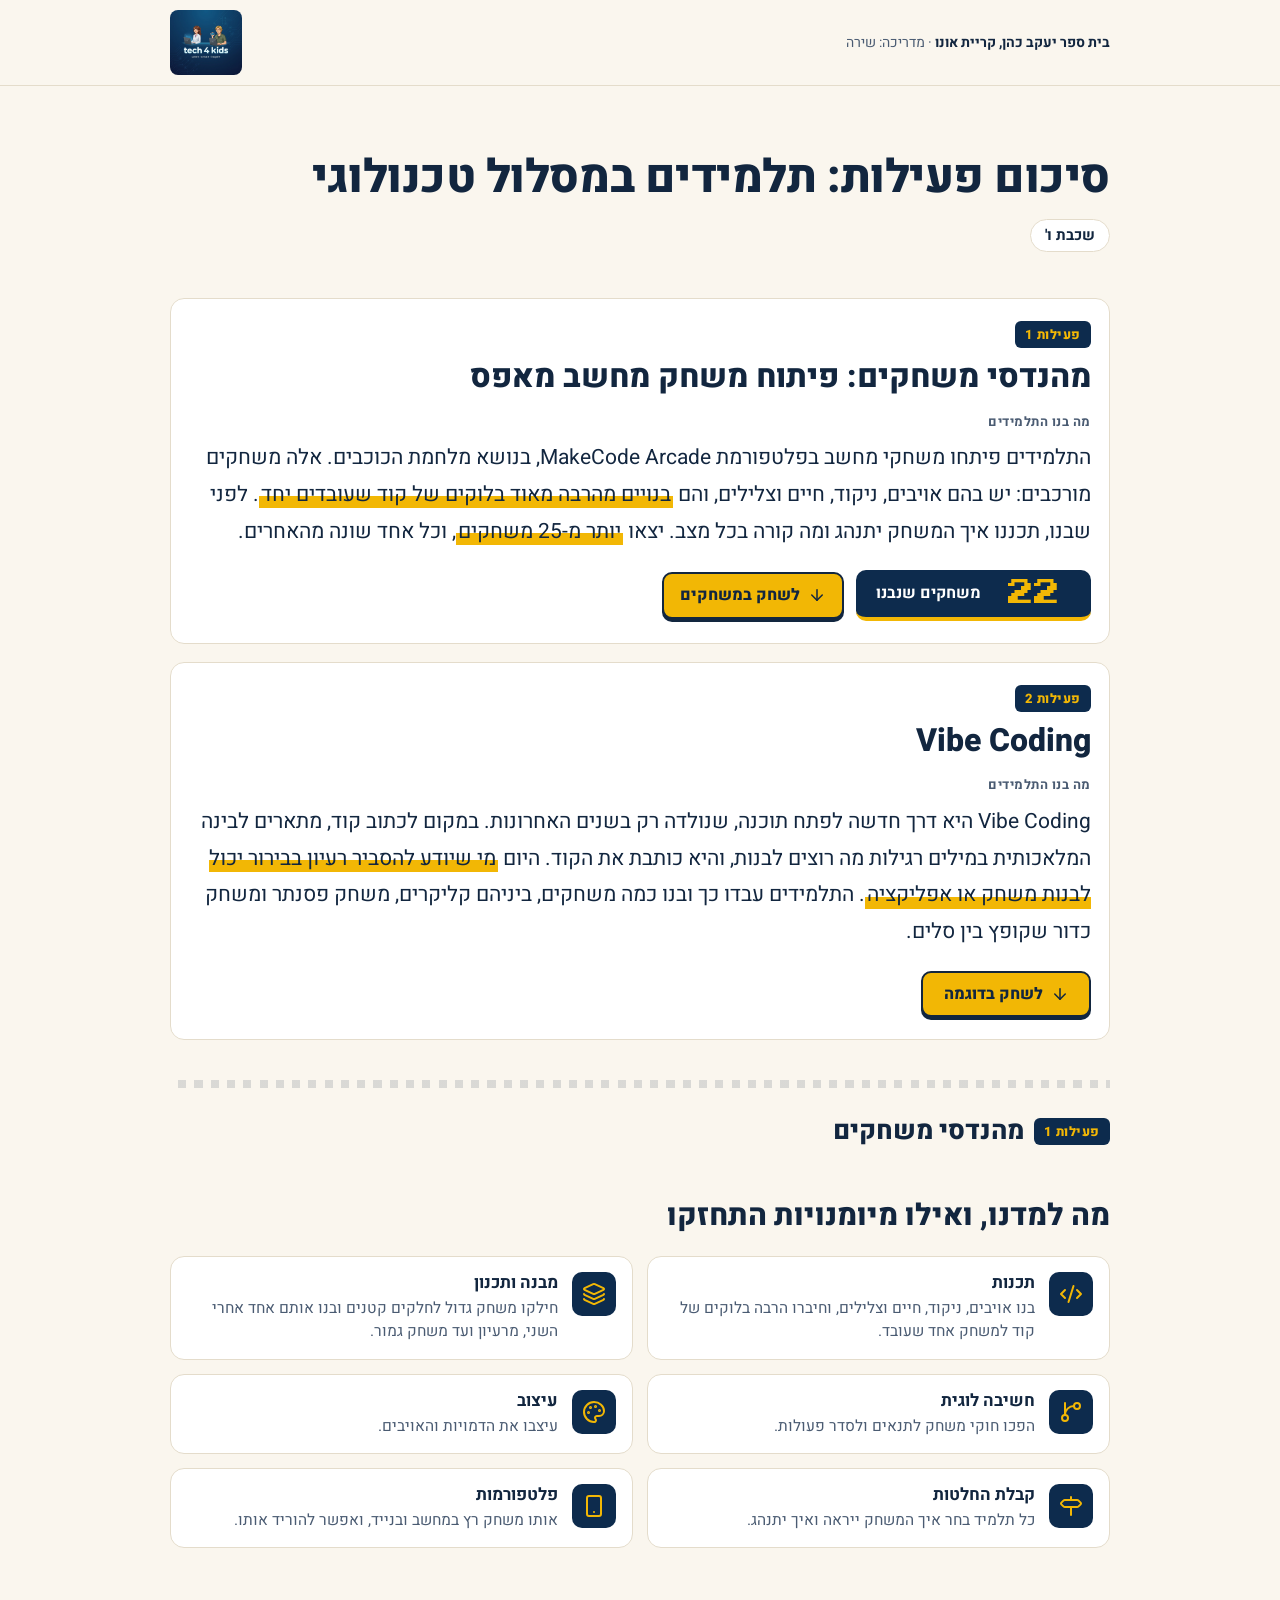
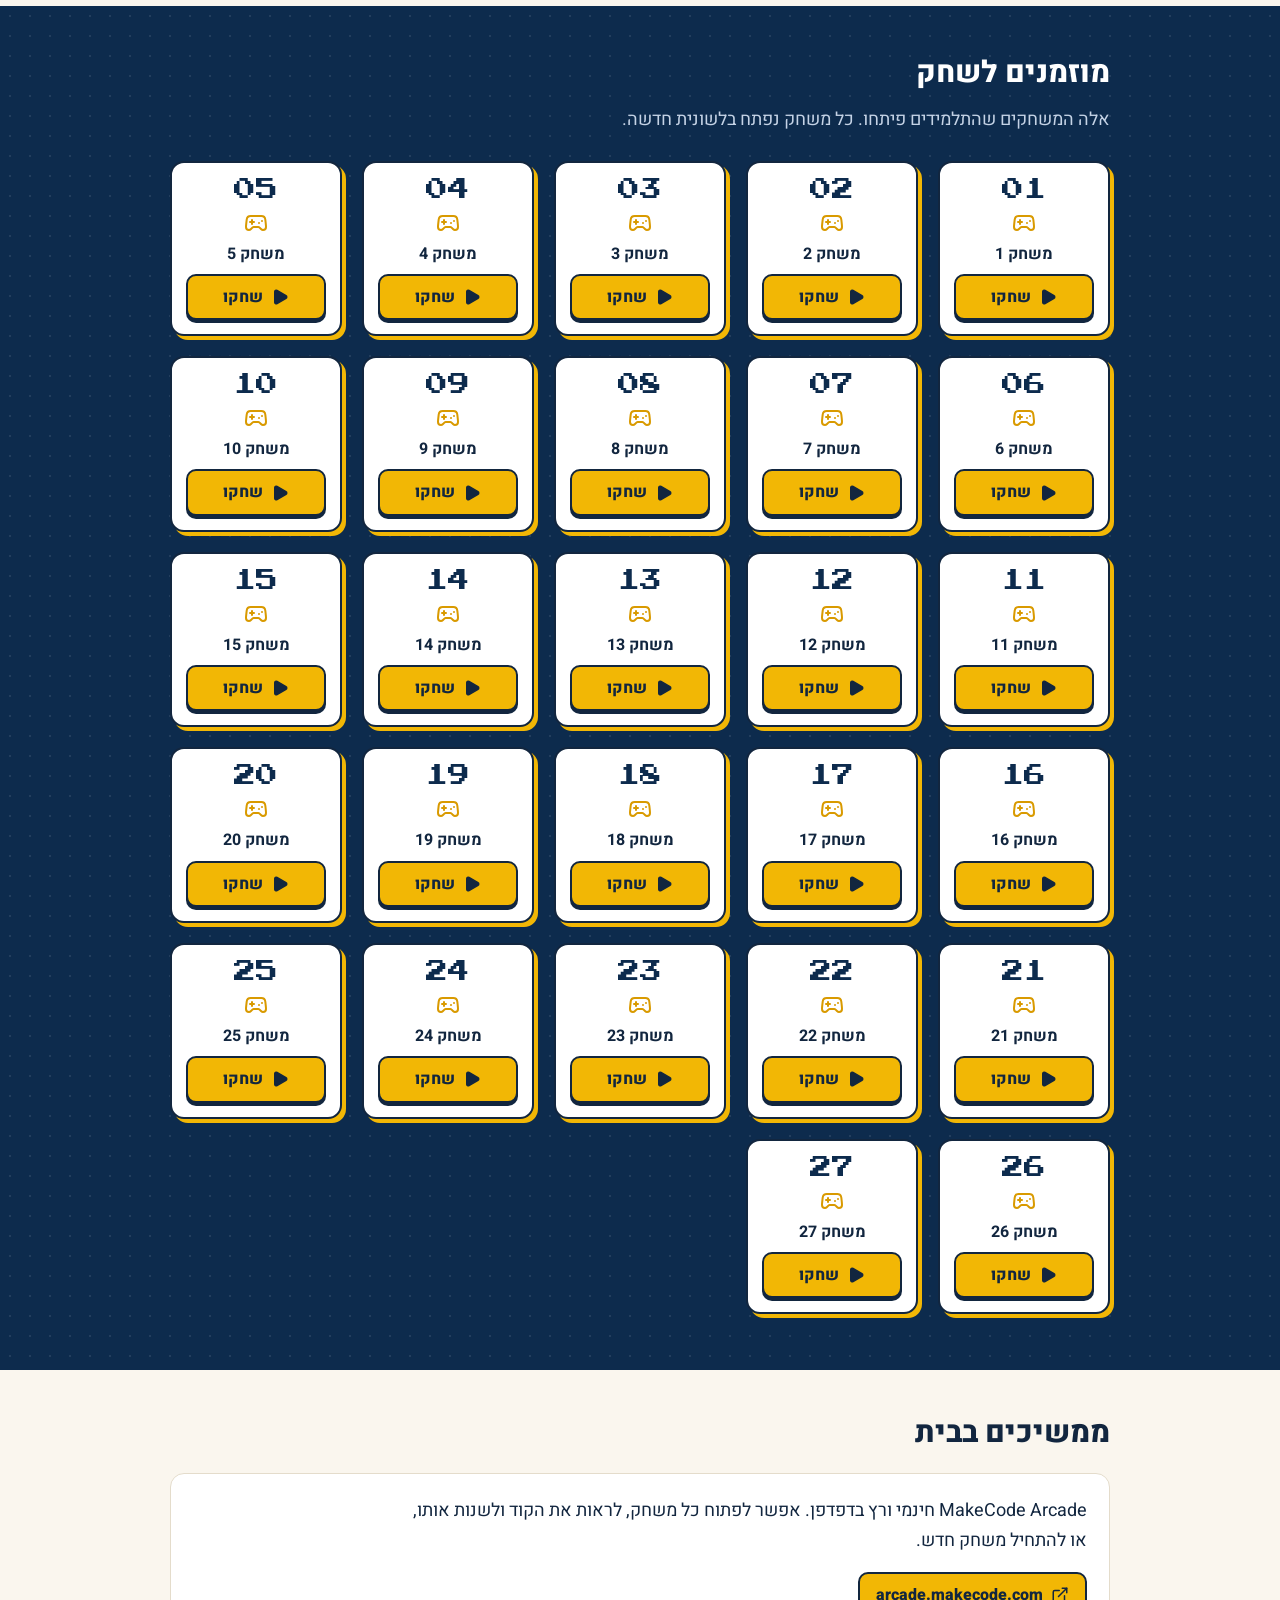
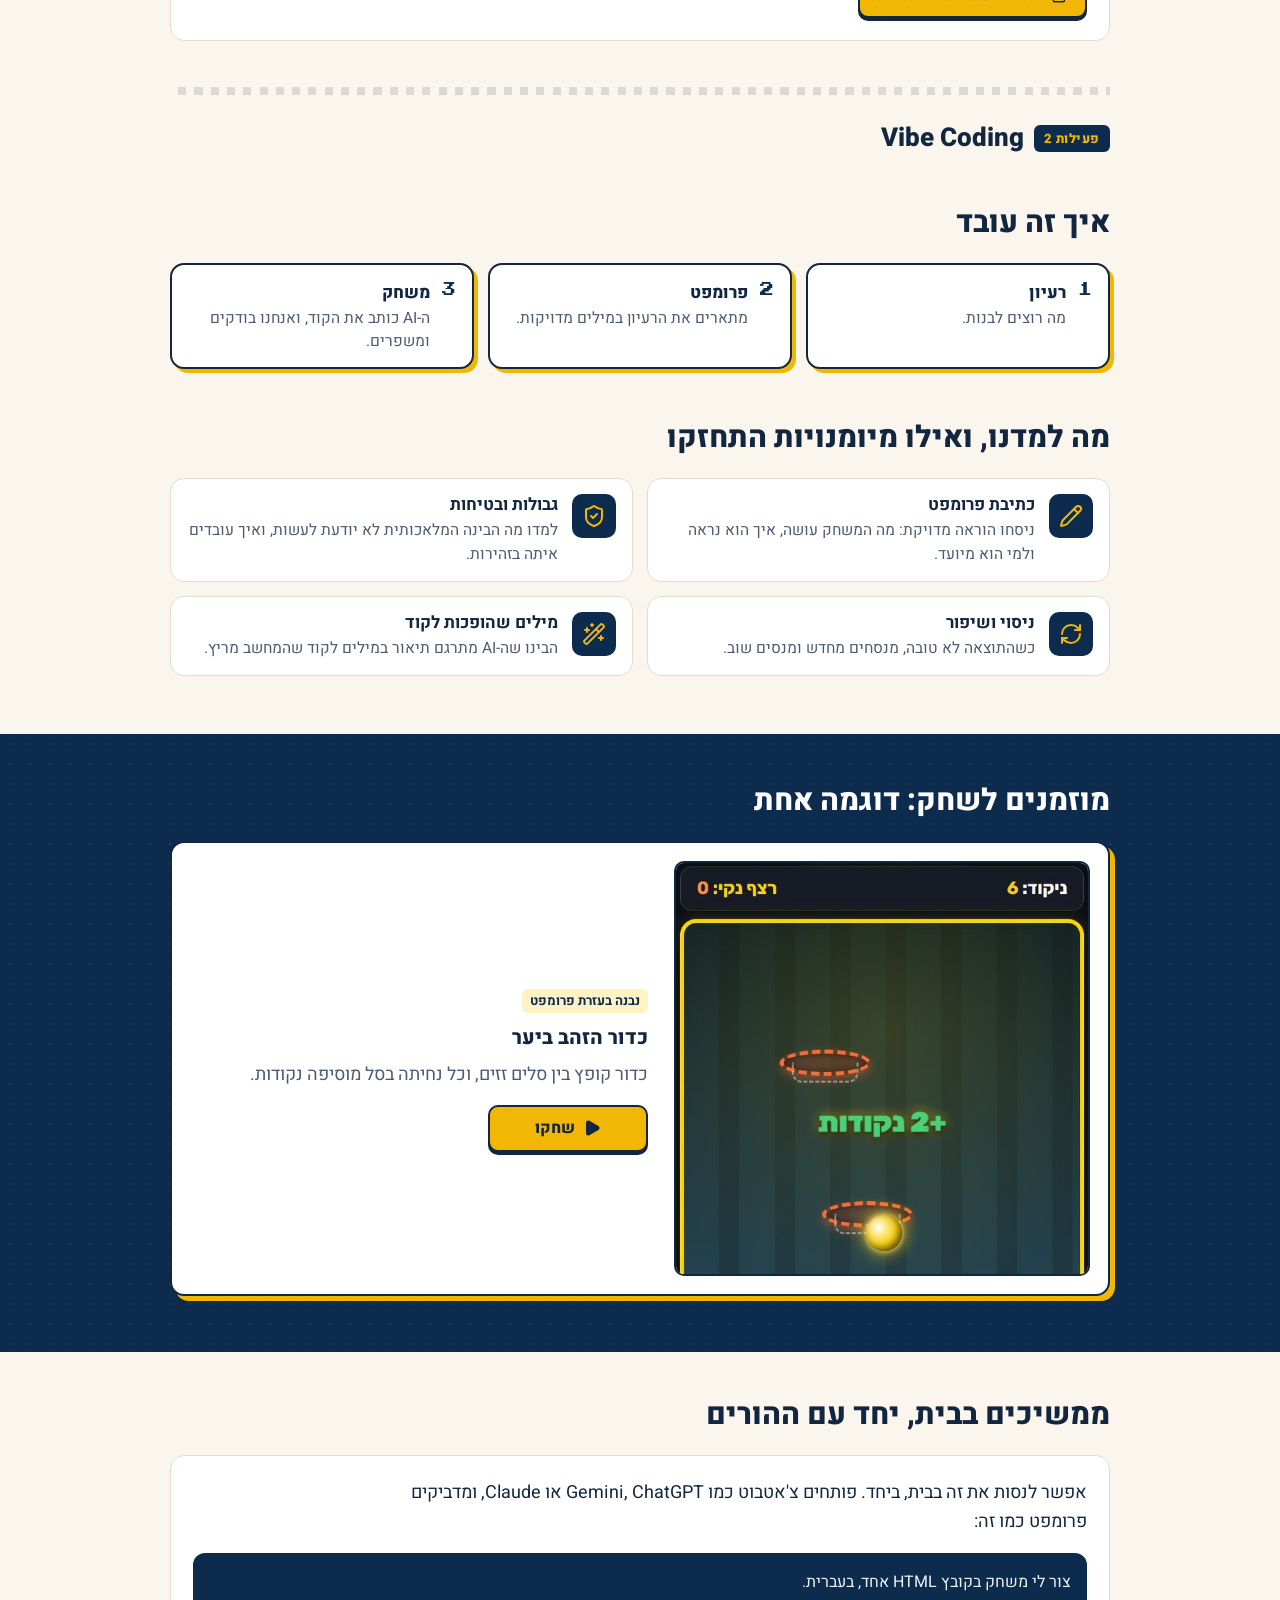
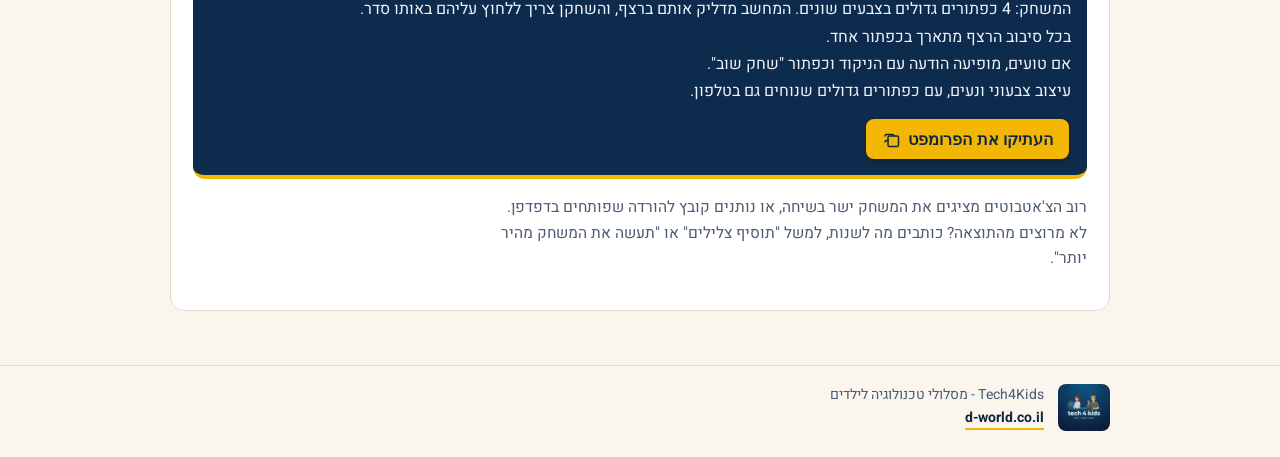
<file: yaakov-cohen-px23/index.html>
<!doctype html>
<html lang="he" dir="rtl">
<head>
<meta charset="utf-8">
<meta name="viewport" content="width=device-width, initial-scale=1">
<title>תוצרי תלמידים - יעקב כהן | Tech4Kids</title>
<meta name="description" content="סיכום פעילות: תלמידי שכבת ו' בבית ספר יעקב כהן, קריית אונו, פיתחו יותר מ-25 משחקי מחשב ב-MakeCode Arcade, ובנו משחקים בעזרת בינה מלאכותית (Vibe Coding). מוזמנים לשחק.">
<meta name="theme-color" content="#0d2b4d">

<meta property="og:type" content="website">
<meta property="og:locale" content="he_IL">
<meta property="og:site_name" content="Tech4Kids">
<meta property="og:title" content="תוצרי תלמידים - יעקב כהן | Tech4Kids">
<meta property="og:description" content="תלמידי שכבת ו' פיתחו יותר מ-25 משחקי מחשב, ובנו משחקים בעזרת בינה מלאכותית. מוזמנים לשחק.">
<meta property="og:image" content="https://kotlermike-net-ai.github.io/tech4kids-schools/assets/og-tech4kids.jpg">
<meta property="og:image:width" content="1200">
<meta property="og:image:height" content="630">
<meta property="og:url" content="https://kotlermike-net-ai.github.io/tech4kids-schools/yaakov-cohen-px23/">
<meta name="twitter:card" content="summary_large_image">

<link rel="preconnect" href="https://fonts.googleapis.com">
<link rel="preconnect" href="https://fonts.gstatic.com" crossorigin>
<link href="https://fonts.googleapis.com/css2?family=Heebo:wght@400;500;700;800&family=Press+Start+2P&display=swap" rel="stylesheet">

<style>
:root{
  --bg:#faf6ee;
  --paper:#ffffff;
  --ink:#12263f;
  --ink-soft:#4a5b72;
  --navy:#0d2b4d;
  --coin:#f2b705;
  --coin-dark:#d99a00;
  --line:#e4dccb;
  --radius:14px;
}
*{box-sizing:border-box}
html{scroll-behavior:smooth}
body{
  margin:0;
  background:var(--bg);
  color:var(--ink);
  font-family:"Heebo","Assistant",system-ui,-apple-system,"Segoe UI",Arial,sans-serif;
  font-size:17px;
  line-height:1.65;
  -webkit-font-smoothing:antialiased;
}
a{color:inherit}
.wrap{max-width:980px;margin:0 auto;padding:0 20px}
.icon{width:24px;height:24px;flex:none}
.sr{position:absolute;width:1px;height:1px;margin:-1px;padding:0;overflow:hidden;clip:rect(0,0,0,0);white-space:nowrap;border:0}

/* top bar */
.topbar{border-bottom:1px solid var(--line)}
.topbar .wrap{display:flex;align-items:center;justify-content:space-between;gap:16px;padding-top:10px;padding-bottom:10px}
.school{font-size:14px;color:var(--ink-soft);margin:0}
.school strong{color:var(--ink);font-weight:700}
.logo{display:block;line-height:0;border-radius:8px;overflow:hidden;flex:none}
.logo img{display:block;height:auto}
.logo.top img{width:64px}
.logo.foot img{width:52px}

/* hero */
.hero{padding:44px 0 10px}
.hero h1{
  font-size:clamp(28px,6.4vw,46px);
  line-height:1.2;
  font-weight:800;
  margin:0 0 26px;
  letter-spacing:-.01em;
}
.label{
  font-size:13px;
  font-weight:700;
  letter-spacing:.04em;
  color:var(--ink-soft);
  margin:0 0 8px;
}
.lead{
  font-size:clamp(18px,3.6vw,23px);
  line-height:1.75;
  max-width:44em;
  margin:0 0 26px;
}
/* marker highlight that draws itself */
.lead mark{
  color:inherit;
  background:linear-gradient(var(--coin),var(--coin)) no-repeat 100% 92%/100% 40%;
  padding:0 2px;
  transition:background-size .8s ease .7s;
}
.js .lead mark{background-size:0% 40%}
.js.ready .lead mark{background-size:100% 40%}

/* score counter */
.hud{
  display:inline-flex;align-items:center;gap:14px;
  background:var(--navy);color:#fff;
  border-radius:10px;
  padding:10px 18px 10px 20px;
  border-bottom:4px solid var(--coin);
}
.hud-num{
  font-family:"Press Start 2P",monospace;
  font-size:26px;line-height:1;color:var(--coin);
  direction:ltr;min-width:2ch;text-align:center;
}
.hud-label{font-weight:700;font-size:16px}

.px{height:8px;margin:34px 0 0;background:repeating-linear-gradient(90deg,var(--ink) 0 8px,transparent 8px 16px);opacity:.14}

/* sections */
section{padding:44px 0 6px}
h2{
  font-size:clamp(22px,4.6vw,30px);
  line-height:1.3;
  margin:0 0 20px;
  font-weight:800;
}
.section-note{color:var(--ink-soft);margin:-8px 0 26px;max-width:40em}

/* skills */
.skills{list-style:none;margin:0;padding:0;display:grid;gap:12px;grid-template-columns:1fr}
.skill{
  display:flex;gap:14px;align-items:flex-start;
  background:var(--paper);
  border:1px solid var(--line);
  border-radius:var(--radius);
  padding:15px 16px;
}
.skill .ic{
  width:44px;height:44px;flex:none;border-radius:10px;
  background:var(--navy);color:var(--coin);
  display:grid;place-items:center;
}
.skill h3{margin:0 0 2px;font-size:17px;font-weight:700;line-height:1.35}
.skill p{margin:0;font-size:15.5px;color:var(--ink-soft);line-height:1.5}

/* games: a dark "screen" band */
.screen{
  margin-top:52px;
  padding:48px 0 56px;
  background-color:var(--navy);
  background-image:radial-gradient(rgba(255,255,255,.09) 1.5px,transparent 1.5px);
  background-size:20px 20px;
  color:#fff;
}
.screen .section-note{color:#c5d3e6}
.games{list-style:none;margin:0;padding:0;display:grid;gap:16px;grid-template-columns:repeat(2,1fr)}
.game{
  background:var(--paper);
  color:var(--ink);
  border:2px solid var(--ink);
  border-radius:var(--radius);
  box-shadow:4px 4px 0 var(--coin);
  padding:16px 14px 14px;
  display:flex;flex-direction:column;align-items:center;gap:10px;
  transition:transform .15s ease, box-shadow .15s ease;
}
.game:hover{transform:translate(-2px,-2px);box-shadow:6px 6px 0 var(--coin)}
.game .num{
  font-family:"Press Start 2P",monospace;
  font-size:22px;line-height:1;
  color:var(--navy);
  direction:ltr;
}
.game .gi{color:var(--coin-dark)}
.game .name{font-weight:700;font-size:16px;line-height:1.2}
.btn{
  position:relative;
  display:inline-flex;align-items:center;justify-content:center;gap:8px;
  width:100%;
  min-height:44px;
  padding:8px 16px;
  background:var(--coin);
  color:var(--ink);
  font-weight:800;font-size:16px;
  text-decoration:none;
  border:2px solid var(--ink);
  border-radius:10px;
  box-shadow:0 3px 0 var(--ink);
  transition:transform .1s ease, box-shadow .1s ease, background .15s ease;
}
.btn:hover{background:#ffc928}
.btn:active{transform:translateY(3px);box-shadow:0 0 0 var(--ink)}
.btn:focus-visible,a:focus-visible{outline:3px solid var(--coin);outline-offset:3px}
.btn .icon{width:18px;height:18px}

/* continue at home */
.home{
  background:var(--paper);
  border:1px solid var(--line);
  border-radius:var(--radius);
  padding:22px;
}
.home p{margin:0 0 16px;max-width:38em}
.home .btn{width:auto;direction:ltr}

/* footer: small */
footer{margin-top:48px;border-top:1px solid var(--line);padding:18px 0 26px}
.foot-row{display:flex;align-items:center;gap:14px}
.foot-text{font-size:14px;line-height:1.5;color:var(--ink-soft)}
.foot-text p{margin:0}
.foot-text a{font-weight:700;color:var(--ink);text-decoration:none;border-bottom:2px solid var(--coin);direction:ltr;display:inline-block;margin-top:2px}

/* motion (JS only) */
.js .reveal{opacity:0;transform:translateY(14px);transition:opacity .5s ease, transform .5s ease;transition-delay:var(--d,0ms)}
.js .reveal.in{opacity:1;transform:none}
.js .hero-in{opacity:0;transform:translateY(10px);animation:heroIn .6s ease forwards;animation-delay:var(--d,0ms)}
@keyframes heroIn{to{opacity:1;transform:none}}

@media (min-width:640px){
  body{font-size:18px}
  .hero{padding:64px 0 12px}
  .skills{grid-template-columns:repeat(2,1fr);gap:14px}
  .games{grid-template-columns:repeat(3,1fr);gap:20px}
  .logo.top img{width:72px}
}
@media (min-width:900px){
  .games{grid-template-columns:repeat(5,1fr)}
}
@media (prefers-reduced-motion:reduce){
  html{scroll-behavior:auto}
  .js .reveal,.js .hero-in{opacity:1;transform:none;transition:none;animation:none}
  .lead mark,.js .lead mark{transition:none;background-size:100% 40%}
  .game,.btn{transition:none}
}

/* activity heads */
.activity{padding:56px 0 0}
.act-tag{display:inline-block;font-size:13px;font-weight:800;letter-spacing:.04em;background:var(--navy);color:var(--coin);border-radius:6px;padding:3px 10px;margin:0 0 10px}
.act-title{font-size:clamp(26px,5.6vw,38px);line-height:1.2;font-weight:800;margin:0 0 22px}
.act-title .en{direction:ltr;display:inline-block}
.grade{display:inline-block;font-weight:700;font-size:15px;color:var(--ink);background:var(--paper);border:1px solid var(--line);border-radius:999px;padding:3px 14px;margin:0}
.hero h1{margin-bottom:14px}
.hud-num{min-width:3ch}

/* top summaries */
.summary{background:var(--paper);border:1px solid var(--line);border-radius:var(--radius);padding:20px 18px 22px;margin:0 0 18px}
.summary .lead{font-size:clamp(17px,3.4vw,21px);margin-bottom:20px}
.summary .act-title{font-size:clamp(23px,5vw,32px);margin-bottom:14px}
.sum-actions{display:flex;flex-wrap:wrap;gap:12px;align-items:center}
.btn.jump{width:auto;min-width:170px}
.part-head{margin:40px 0 0;font-size:clamp(20px,4.4vw,26px);font-weight:800;display:flex;align-items:center;gap:10px;flex-wrap:wrap;padding-top:22px;border-top:8px solid transparent;border-image:repeating-linear-gradient(90deg,rgba(18,38,63,.14) 0 8px,transparent 8px 16px) 8}
.part-head .act-tag{margin:0}
#games,#vibe-games{scroll-margin-top:12px}
.activity{padding-top:34px}

/* how it works strip */
.flow{list-style:none;margin:6px 0 0;padding:0;display:grid;gap:10px;grid-template-columns:1fr}
.step{position:relative;background:var(--paper);border:2px solid var(--ink);border-radius:var(--radius);box-shadow:4px 4px 0 var(--coin);padding:14px 16px;display:flex;gap:12px;align-items:flex-start}
.step .n{font-family:"Press Start 2P",monospace;font-size:14px;color:var(--navy);direction:ltr;line-height:1.6}
.step h3{margin:0;font-size:17px;font-weight:800}
.step p{margin:0;font-size:15.5px;color:var(--ink-soft);line-height:1.5}

/* example card */
.example{display:grid;gap:18px;grid-template-columns:1fr;align-items:center;background:var(--paper);color:var(--ink);border:2px solid var(--ink);border-radius:var(--radius);box-shadow:5px 5px 0 var(--coin);padding:14px}
.example img{display:block;width:100%;height:auto;border-radius:10px;border:2px solid var(--ink);background:#0b1220}
.example h3{margin:0 0 6px;font-size:20px;font-weight:800}
.example p{margin:0 0 16px;color:var(--ink-soft)}
.tag-mini{display:inline-block;font-size:13px;font-weight:700;color:var(--navy);background:#fff3c4;border-radius:6px;padding:1px 8px;margin-bottom:8px}

/* prompt box */
.prompt{position:relative;margin:4px 0 16px;background:var(--navy);color:#eef3fa;border-radius:12px;border-bottom:4px solid var(--coin);padding:16px 16px 14px}
.prompt pre{margin:0 0 12px;white-space:pre-wrap;word-break:break-word;font-family:"Heebo",system-ui,sans-serif;font-size:16px;line-height:1.7}
.copy{width:auto}
.copy.done{background:#c9f0c0}
.home p+p{margin-top:0}
.home .tip{font-size:15.5px;color:var(--ink-soft)}
.divider{height:8px;margin:56px 0 0;background:repeating-linear-gradient(90deg,var(--ink) 0 8px,transparent 8px 16px);opacity:.14}

@media (min-width:640px){
  .flow{grid-template-columns:repeat(3,1fr);gap:14px}
  .example{grid-template-columns:minmax(0,1fr) minmax(0,1.1fr);padding:18px;gap:26px}
  .example .btn{width:auto;min-width:160px}
}
</style>
<script>document.documentElement.classList.add('js')</script>
</head>
<body>

<header class="topbar">
  <div class="wrap">
    <p class="school"><strong>בית ספר יעקב כהן, קריית אונו</strong> · מדריכה: שירה</p>
    <a class="logo top" href="https://d-world.co.il" aria-label="Tech4Kids"><img src="../assets/logo.png" alt="Tech4Kids" width="240" height="216"></a>
  </div>
</header>

<main>
  <div class="hero">
    <div class="wrap">
      <h1 class="hero-in">סיכום פעילות: תלמידים במסלול טכנולוגי</h1>
      <p class="grade hero-in" style="--d:80ms">שכבת ו'</p>
    </div>
  </div>

  <!-- ===== Summaries: both activities at the top ===== -->
  <section class="activity" id="arcade">
    <div class="wrap">
      <div class="summary hero-in" style="--d:120ms">
        <p class="act-tag">פעילות 1</p>
        <h2 class="act-title">מהנדסי משחקים: פיתוח משחק מחשב מאפס</h2>
        <p class="label">מה בנו התלמידים</p>
        <p class="lead">התלמידים פיתחו משחקי מחשב בפלטפורמת <span dir="ltr">MakeCode Arcade</span>, בנושא מלחמת הכוכבים. אלה משחקים מורכבים: יש בהם אויבים, ניקוד, חיים וצלילים, והם <mark>בנויים מהרבה מאוד בלוקים של קוד שעובדים יחד</mark>. לפני שבנו, תכננו איך המשחק יתנהג ומה קורה בכל מצב. יצאו <mark>יותר מ-25 משחקים</mark>, וכל אחד שונה מהאחרים.</p>
        <div class="sum-actions">
          <div class="hud" aria-label="יותר מ-25 משחקים שנבנו"><span class="hud-num" id="count" data-to="25" data-suffix="+">25+</span><span class="hud-label">משחקים שנבנו</span></div>
          <a class="btn jump" href="#games"><svg class="icon" viewBox="0 0 24 24" fill="none" stroke="currentColor" stroke-width="2" stroke-linecap="round" stroke-linejoin="round" aria-hidden="true"><path d="M12 5v14"/><path d="m19 12-7 7-7-7"/></svg><span>לשחק במשחקים</span></a>
        </div>
      </div>

      <div class="summary hero-in" id="vibe" style="--d:220ms">
        <p class="act-tag">פעילות 2</p>
        <h2 class="act-title"><span class="en">Vibe Coding</span></h2>
        <p class="label">מה בנו התלמידים</p>
        <p class="lead">Vibe Coding היא דרך חדשה לפתח תוכנה, שנולדה רק בשנים האחרונות. במקום לכתוב קוד, מתארים לבינה המלאכותית במילים רגילות מה רוצים לבנות, והיא כותבת את הקוד. היום <mark>מי שיודע להסביר רעיון בבירור יכול לבנות משחק או אפליקציה</mark>. התלמידים עבדו כך ובנו כמה משחקים, ביניהם קליקרים, משחק פסנתר ומשחק כדור שקופץ בין סלים.</p>
        <div class="sum-actions">
          <a class="btn jump" href="#vibe-games"><svg class="icon" viewBox="0 0 24 24" fill="none" stroke="currentColor" stroke-width="2" stroke-linecap="round" stroke-linejoin="round" aria-hidden="true"><path d="M12 5v14"/><path d="m19 12-7 7-7-7"/></svg><span>לשחק בדוגמה</span></a>
        </div>
      </div>
    </div>
  </section>

  <!-- ===== Activity 1 details ===== -->
  <div class="wrap"><p class="part-head reveal"><span class="act-tag">פעילות 1</span> מהנדסי משחקים</p></div>

  <section id="arcade-skills">
    <div class="wrap">
      <h2 class="reveal">מה למדנו, ואילו מיומנויות התחזקו</h2>
      <ul class="skills">
        <li class="skill reveal">
          <span class="ic"><svg class="icon" viewBox="0 0 24 24" fill="none" stroke="currentColor" stroke-width="2" stroke-linecap="round" stroke-linejoin="round" aria-hidden="true"><path d="m18 16 4-4-4-4"/><path d="m6 8-4 4 4 4"/><path d="m14.5 4-5 16"/></svg></span>
          <div><h3>תכנות</h3><p>בנו אויבים, ניקוד, חיים וצלילים, וחיברו הרבה בלוקים של קוד למשחק אחד שעובד.</p></div>
        </li>
        <li class="skill reveal" style="--d:60ms">
          <span class="ic"><svg class="icon" viewBox="0 0 24 24" fill="none" stroke="currentColor" stroke-width="2" stroke-linecap="round" stroke-linejoin="round" aria-hidden="true"><path d="M12.83 2.18a2 2 0 0 0-1.66 0L2.6 6.08a1 1 0 0 0 0 1.83l8.58 3.91a2 2 0 0 0 1.66 0l8.58-3.9a1 1 0 0 0 0-1.83z"/><path d="M2 12a1 1 0 0 0 .58.91l8.6 3.91a2 2 0 0 0 1.65 0l8.58-3.9A1 1 0 0 0 22 12"/><path d="M2 17a1 1 0 0 0 .58.91l8.6 3.91a2 2 0 0 0 1.65 0l8.58-3.9A1 1 0 0 0 22 17"/></svg></span>
          <div><h3>מבנה ותכנון</h3><p>חילקו משחק גדול לחלקים קטנים ובנו אותם אחד אחרי השני, מרעיון ועד משחק גמור.</p></div>
        </li>
        <li class="skill reveal">
          <span class="ic"><svg class="icon" viewBox="0 0 24 24" fill="none" stroke="currentColor" stroke-width="2" stroke-linecap="round" stroke-linejoin="round" aria-hidden="true"><path d="M15 6a9 9 0 0 0-9 9V3"/><circle cx="18" cy="6" r="3"/><circle cx="6" cy="18" r="3"/></svg></span>
          <div><h3>חשיבה לוגית</h3><p>הפכו חוקי משחק לתנאים ולסדר פעולות.</p></div>
        </li>
        <li class="skill reveal" style="--d:60ms">
          <span class="ic"><svg class="icon" viewBox="0 0 24 24" fill="none" stroke="currentColor" stroke-width="2" stroke-linecap="round" stroke-linejoin="round" aria-hidden="true"><path d="M12 22a1 1 0 0 1 0-20 10 9 0 0 1 10 9 5 5 0 0 1-5 5h-2.25a1.75 1.75 0 0 0-1.4 2.8l.3.4a1.75 1.75 0 0 1-1.4 2.8z"/><circle cx="13.5" cy="6.5" r=".5" fill="currentColor"/><circle cx="17.5" cy="10.5" r=".5" fill="currentColor"/><circle cx="6.5" cy="12.5" r=".5" fill="currentColor"/><circle cx="8.5" cy="7.5" r=".5" fill="currentColor"/></svg></span>
          <div><h3>עיצוב</h3><p>עיצבו את הדמויות והאויבים.</p></div>
        </li>
        <li class="skill reveal">
          <span class="ic"><svg class="icon" viewBox="0 0 24 24" fill="none" stroke="currentColor" stroke-width="2" stroke-linecap="round" stroke-linejoin="round" aria-hidden="true"><path d="M12 13v8"/><path d="M12 3v3"/><path d="M2.354 10.354a1.207 1.207 0 0 1 0-1.708l2.06-2.06A2 2 0 0 1 5.828 6h12.344a2 2 0 0 1 1.414.586l2.06 2.06a1.207 1.207 0 0 1 0 1.708l-2.06 2.06a2 2 0 0 1-1.414.586H5.828a2 2 0 0 1-1.414-.586z"/></svg></span>
          <div><h3>קבלת החלטות</h3><p>כל תלמיד בחר איך המשחק ייראה ואיך יתנהג.</p></div>
        </li>
        <li class="skill reveal" style="--d:60ms">
          <span class="ic"><svg class="icon" viewBox="0 0 24 24" fill="none" stroke="currentColor" stroke-width="2" stroke-linecap="round" stroke-linejoin="round" aria-hidden="true"><rect width="14" height="20" x="5" y="2" rx="2" ry="2"/><path d="M12 18h.01"/></svg></span>
          <div><h3>פלטפורמות</h3><p>אותו משחק רץ במחשב ובנייד, ואפשר להוריד אותו.</p></div>
        </li>
      </ul>
    </div>
  </section>

  <section id="games" class="screen">
    <div class="wrap">
      <h2 class="reveal">מוזמנים לשחק</h2>
      <p class="section-note reveal">אלה המשחקים שהתלמידים פיתחו. כל משחק נפתח בלשונית חדשה.</p>
      <ul class="games">
        <li class="game reveal" style="--d:0ms"><span class="num">01</span><svg class="icon gi" viewBox="0 0 24 24" fill="none" stroke="currentColor" stroke-width="2" stroke-linecap="round" stroke-linejoin="round" aria-hidden="true"><line x1="6" x2="10" y1="11" y2="11"/><line x1="8" x2="8" y1="9" y2="13"/><line x1="15" x2="15.01" y1="12" y2="12"/><line x1="18" x2="18.01" y1="10" y2="10"/><path d="M17.32 5H6.68a4 4 0 0 0-3.978 3.59c-.006.052-.01.101-.017.152C2.604 9.416 2 14.456 2 16a3 3 0 0 0 3 3c1 0 1.5-.5 2-1l1.414-1.414A2 2 0 0 1 9.828 16h4.344a2 2 0 0 1 1.414.586L17 18c.5.5 1 1 2 1a3 3 0 0 0 3-3c0-1.545-.604-6.584-.685-7.258-.007-.05-.011-.1-.017-.151A4 4 0 0 0 17.32 5z"/></svg><span class="name">משחק 1</span><a class="btn" href="https://arcade.makecode.com/75518-30508-56089-14969" target="_blank" rel="noopener"><svg class="icon" viewBox="0 0 24 24" fill="currentColor" stroke="currentColor" stroke-width="2" stroke-linecap="round" stroke-linejoin="round" aria-hidden="true"><path d="M5 5a2 2 0 0 1 3.008-1.728l11.997 6.998a2 2 0 0 1 .003 3.458l-12 7A2 2 0 0 1 5 19z"/></svg><span>שחקו</span><span class="sr"> במשחק 1</span></a></li>
        <li class="game reveal" style="--d:50ms"><span class="num">02</span><svg class="icon gi" viewBox="0 0 24 24" fill="none" stroke="currentColor" stroke-width="2" stroke-linecap="round" stroke-linejoin="round" aria-hidden="true"><line x1="6" x2="10" y1="11" y2="11"/><line x1="8" x2="8" y1="9" y2="13"/><line x1="15" x2="15.01" y1="12" y2="12"/><line x1="18" x2="18.01" y1="10" y2="10"/><path d="M17.32 5H6.68a4 4 0 0 0-3.978 3.59c-.006.052-.01.101-.017.152C2.604 9.416 2 14.456 2 16a3 3 0 0 0 3 3c1 0 1.5-.5 2-1l1.414-1.414A2 2 0 0 1 9.828 16h4.344a2 2 0 0 1 1.414.586L17 18c.5.5 1 1 2 1a3 3 0 0 0 3-3c0-1.545-.604-6.584-.685-7.258-.007-.05-.011-.1-.017-.151A4 4 0 0 0 17.32 5z"/></svg><span class="name">משחק 2</span><a class="btn" href="https://arcade.makecode.com/44354-48408-48273-84932" target="_blank" rel="noopener"><svg class="icon" viewBox="0 0 24 24" fill="currentColor" stroke="currentColor" stroke-width="2" stroke-linecap="round" stroke-linejoin="round" aria-hidden="true"><path d="M5 5a2 2 0 0 1 3.008-1.728l11.997 6.998a2 2 0 0 1 .003 3.458l-12 7A2 2 0 0 1 5 19z"/></svg><span>שחקו</span><span class="sr"> במשחק 2</span></a></li>
        <li class="game reveal" style="--d:100ms"><span class="num">03</span><svg class="icon gi" viewBox="0 0 24 24" fill="none" stroke="currentColor" stroke-width="2" stroke-linecap="round" stroke-linejoin="round" aria-hidden="true"><line x1="6" x2="10" y1="11" y2="11"/><line x1="8" x2="8" y1="9" y2="13"/><line x1="15" x2="15.01" y1="12" y2="12"/><line x1="18" x2="18.01" y1="10" y2="10"/><path d="M17.32 5H6.68a4 4 0 0 0-3.978 3.59c-.006.052-.01.101-.017.152C2.604 9.416 2 14.456 2 16a3 3 0 0 0 3 3c1 0 1.5-.5 2-1l1.414-1.414A2 2 0 0 1 9.828 16h4.344a2 2 0 0 1 1.414.586L17 18c.5.5 1 1 2 1a3 3 0 0 0 3-3c0-1.545-.604-6.584-.685-7.258-.007-.05-.011-.1-.017-.151A4 4 0 0 0 17.32 5z"/></svg><span class="name">משחק 3</span><a class="btn" href="https://arcade.makecode.com/44100-06692-46397-09718" target="_blank" rel="noopener"><svg class="icon" viewBox="0 0 24 24" fill="currentColor" stroke="currentColor" stroke-width="2" stroke-linecap="round" stroke-linejoin="round" aria-hidden="true"><path d="M5 5a2 2 0 0 1 3.008-1.728l11.997 6.998a2 2 0 0 1 .003 3.458l-12 7A2 2 0 0 1 5 19z"/></svg><span>שחקו</span><span class="sr"> במשחק 3</span></a></li>
        <li class="game reveal" style="--d:150ms"><span class="num">04</span><svg class="icon gi" viewBox="0 0 24 24" fill="none" stroke="currentColor" stroke-width="2" stroke-linecap="round" stroke-linejoin="round" aria-hidden="true"><line x1="6" x2="10" y1="11" y2="11"/><line x1="8" x2="8" y1="9" y2="13"/><line x1="15" x2="15.01" y1="12" y2="12"/><line x1="18" x2="18.01" y1="10" y2="10"/><path d="M17.32 5H6.68a4 4 0 0 0-3.978 3.59c-.006.052-.01.101-.017.152C2.604 9.416 2 14.456 2 16a3 3 0 0 0 3 3c1 0 1.5-.5 2-1l1.414-1.414A2 2 0 0 1 9.828 16h4.344a2 2 0 0 1 1.414.586L17 18c.5.5 1 1 2 1a3 3 0 0 0 3-3c0-1.545-.604-6.584-.685-7.258-.007-.05-.011-.1-.017-.151A4 4 0 0 0 17.32 5z"/></svg><span class="name">משחק 4</span><a class="btn" href="https://arcade.makecode.com/23406-27615-57590-43962" target="_blank" rel="noopener"><svg class="icon" viewBox="0 0 24 24" fill="currentColor" stroke="currentColor" stroke-width="2" stroke-linecap="round" stroke-linejoin="round" aria-hidden="true"><path d="M5 5a2 2 0 0 1 3.008-1.728l11.997 6.998a2 2 0 0 1 .003 3.458l-12 7A2 2 0 0 1 5 19z"/></svg><span>שחקו</span><span class="sr"> במשחק 4</span></a></li>
        <li class="game reveal" style="--d:200ms"><span class="num">05</span><svg class="icon gi" viewBox="0 0 24 24" fill="none" stroke="currentColor" stroke-width="2" stroke-linecap="round" stroke-linejoin="round" aria-hidden="true"><line x1="6" x2="10" y1="11" y2="11"/><line x1="8" x2="8" y1="9" y2="13"/><line x1="15" x2="15.01" y1="12" y2="12"/><line x1="18" x2="18.01" y1="10" y2="10"/><path d="M17.32 5H6.68a4 4 0 0 0-3.978 3.59c-.006.052-.01.101-.017.152C2.604 9.416 2 14.456 2 16a3 3 0 0 0 3 3c1 0 1.5-.5 2-1l1.414-1.414A2 2 0 0 1 9.828 16h4.344a2 2 0 0 1 1.414.586L17 18c.5.5 1 1 2 1a3 3 0 0 0 3-3c0-1.545-.604-6.584-.685-7.258-.007-.05-.011-.1-.017-.151A4 4 0 0 0 17.32 5z"/></svg><span class="name">משחק 5</span><a class="btn" href="https://arcade.makecode.com/92770-10798-55003-14548" target="_blank" rel="noopener"><svg class="icon" viewBox="0 0 24 24" fill="currentColor" stroke="currentColor" stroke-width="2" stroke-linecap="round" stroke-linejoin="round" aria-hidden="true"><path d="M5 5a2 2 0 0 1 3.008-1.728l11.997 6.998a2 2 0 0 1 .003 3.458l-12 7A2 2 0 0 1 5 19z"/></svg><span>שחקו</span><span class="sr"> במשחק 5</span></a></li>
        <li class="game reveal" style="--d:0ms"><span class="num">06</span><svg class="icon gi" viewBox="0 0 24 24" fill="none" stroke="currentColor" stroke-width="2" stroke-linecap="round" stroke-linejoin="round" aria-hidden="true"><line x1="6" x2="10" y1="11" y2="11"/><line x1="8" x2="8" y1="9" y2="13"/><line x1="15" x2="15.01" y1="12" y2="12"/><line x1="18" x2="18.01" y1="10" y2="10"/><path d="M17.32 5H6.68a4 4 0 0 0-3.978 3.59c-.006.052-.01.101-.017.152C2.604 9.416 2 14.456 2 16a3 3 0 0 0 3 3c1 0 1.5-.5 2-1l1.414-1.414A2 2 0 0 1 9.828 16h4.344a2 2 0 0 1 1.414.586L17 18c.5.5 1 1 2 1a3 3 0 0 0 3-3c0-1.545-.604-6.584-.685-7.258-.007-.05-.011-.1-.017-.151A4 4 0 0 0 17.32 5z"/></svg><span class="name">משחק 6</span><a class="btn" href="https://arcade.makecode.com/81202-90984-28813-92093" target="_blank" rel="noopener"><svg class="icon" viewBox="0 0 24 24" fill="currentColor" stroke="currentColor" stroke-width="2" stroke-linecap="round" stroke-linejoin="round" aria-hidden="true"><path d="M5 5a2 2 0 0 1 3.008-1.728l11.997 6.998a2 2 0 0 1 .003 3.458l-12 7A2 2 0 0 1 5 19z"/></svg><span>שחקו</span><span class="sr"> במשחק 6</span></a></li>
        <li class="game reveal" style="--d:50ms"><span class="num">07</span><svg class="icon gi" viewBox="0 0 24 24" fill="none" stroke="currentColor" stroke-width="2" stroke-linecap="round" stroke-linejoin="round" aria-hidden="true"><line x1="6" x2="10" y1="11" y2="11"/><line x1="8" x2="8" y1="9" y2="13"/><line x1="15" x2="15.01" y1="12" y2="12"/><line x1="18" x2="18.01" y1="10" y2="10"/><path d="M17.32 5H6.68a4 4 0 0 0-3.978 3.59c-.006.052-.01.101-.017.152C2.604 9.416 2 14.456 2 16a3 3 0 0 0 3 3c1 0 1.5-.5 2-1l1.414-1.414A2 2 0 0 1 9.828 16h4.344a2 2 0 0 1 1.414.586L17 18c.5.5 1 1 2 1a3 3 0 0 0 3-3c0-1.545-.604-6.584-.685-7.258-.007-.05-.011-.1-.017-.151A4 4 0 0 0 17.32 5z"/></svg><span class="name">משחק 7</span><a class="btn" href="https://arcade.makecode.com/90254-26235-11029-31254" target="_blank" rel="noopener"><svg class="icon" viewBox="0 0 24 24" fill="currentColor" stroke="currentColor" stroke-width="2" stroke-linecap="round" stroke-linejoin="round" aria-hidden="true"><path d="M5 5a2 2 0 0 1 3.008-1.728l11.997 6.998a2 2 0 0 1 .003 3.458l-12 7A2 2 0 0 1 5 19z"/></svg><span>שחקו</span><span class="sr"> במשחק 7</span></a></li>
        <li class="game reveal" style="--d:100ms"><span class="num">08</span><svg class="icon gi" viewBox="0 0 24 24" fill="none" stroke="currentColor" stroke-width="2" stroke-linecap="round" stroke-linejoin="round" aria-hidden="true"><line x1="6" x2="10" y1="11" y2="11"/><line x1="8" x2="8" y1="9" y2="13"/><line x1="15" x2="15.01" y1="12" y2="12"/><line x1="18" x2="18.01" y1="10" y2="10"/><path d="M17.32 5H6.68a4 4 0 0 0-3.978 3.59c-.006.052-.01.101-.017.152C2.604 9.416 2 14.456 2 16a3 3 0 0 0 3 3c1 0 1.5-.5 2-1l1.414-1.414A2 2 0 0 1 9.828 16h4.344a2 2 0 0 1 1.414.586L17 18c.5.5 1 1 2 1a3 3 0 0 0 3-3c0-1.545-.604-6.584-.685-7.258-.007-.05-.011-.1-.017-.151A4 4 0 0 0 17.32 5z"/></svg><span class="name">משחק 8</span><a class="btn" href="https://arcade.makecode.com/40901-33930-46291-71547" target="_blank" rel="noopener"><svg class="icon" viewBox="0 0 24 24" fill="currentColor" stroke="currentColor" stroke-width="2" stroke-linecap="round" stroke-linejoin="round" aria-hidden="true"><path d="M5 5a2 2 0 0 1 3.008-1.728l11.997 6.998a2 2 0 0 1 .003 3.458l-12 7A2 2 0 0 1 5 19z"/></svg><span>שחקו</span><span class="sr"> במשחק 8</span></a></li>
        <li class="game reveal" style="--d:150ms"><span class="num">09</span><svg class="icon gi" viewBox="0 0 24 24" fill="none" stroke="currentColor" stroke-width="2" stroke-linecap="round" stroke-linejoin="round" aria-hidden="true"><line x1="6" x2="10" y1="11" y2="11"/><line x1="8" x2="8" y1="9" y2="13"/><line x1="15" x2="15.01" y1="12" y2="12"/><line x1="18" x2="18.01" y1="10" y2="10"/><path d="M17.32 5H6.68a4 4 0 0 0-3.978 3.59c-.006.052-.01.101-.017.152C2.604 9.416 2 14.456 2 16a3 3 0 0 0 3 3c1 0 1.5-.5 2-1l1.414-1.414A2 2 0 0 1 9.828 16h4.344a2 2 0 0 1 1.414.586L17 18c.5.5 1 1 2 1a3 3 0 0 0 3-3c0-1.545-.604-6.584-.685-7.258-.007-.05-.011-.1-.017-.151A4 4 0 0 0 17.32 5z"/></svg><span class="name">משחק 9</span><a class="btn" href="https://arcade.makecode.com/22115-50190-95862-59789" target="_blank" rel="noopener"><svg class="icon" viewBox="0 0 24 24" fill="currentColor" stroke="currentColor" stroke-width="2" stroke-linecap="round" stroke-linejoin="round" aria-hidden="true"><path d="M5 5a2 2 0 0 1 3.008-1.728l11.997 6.998a2 2 0 0 1 .003 3.458l-12 7A2 2 0 0 1 5 19z"/></svg><span>שחקו</span><span class="sr"> במשחק 9</span></a></li>
        <li class="game reveal" style="--d:200ms"><span class="num">10</span><svg class="icon gi" viewBox="0 0 24 24" fill="none" stroke="currentColor" stroke-width="2" stroke-linecap="round" stroke-linejoin="round" aria-hidden="true"><line x1="6" x2="10" y1="11" y2="11"/><line x1="8" x2="8" y1="9" y2="13"/><line x1="15" x2="15.01" y1="12" y2="12"/><line x1="18" x2="18.01" y1="10" y2="10"/><path d="M17.32 5H6.68a4 4 0 0 0-3.978 3.59c-.006.052-.01.101-.017.152C2.604 9.416 2 14.456 2 16a3 3 0 0 0 3 3c1 0 1.5-.5 2-1l1.414-1.414A2 2 0 0 1 9.828 16h4.344a2 2 0 0 1 1.414.586L17 18c.5.5 1 1 2 1a3 3 0 0 0 3-3c0-1.545-.604-6.584-.685-7.258-.007-.05-.011-.1-.017-.151A4 4 0 0 0 17.32 5z"/></svg><span class="name">משחק 10</span><a class="btn" href="https://arcade.makecode.com/72896-04134-21217-18956" target="_blank" rel="noopener"><svg class="icon" viewBox="0 0 24 24" fill="currentColor" stroke="currentColor" stroke-width="2" stroke-linecap="round" stroke-linejoin="round" aria-hidden="true"><path d="M5 5a2 2 0 0 1 3.008-1.728l11.997 6.998a2 2 0 0 1 .003 3.458l-12 7A2 2 0 0 1 5 19z"/></svg><span>שחקו</span><span class="sr"> במשחק 10</span></a></li>
        <li class="game reveal" style="--d:0ms"><span class="num">11</span><svg class="icon gi" viewBox="0 0 24 24" fill="none" stroke="currentColor" stroke-width="2" stroke-linecap="round" stroke-linejoin="round" aria-hidden="true"><line x1="6" x2="10" y1="11" y2="11"/><line x1="8" x2="8" y1="9" y2="13"/><line x1="15" x2="15.01" y1="12" y2="12"/><line x1="18" x2="18.01" y1="10" y2="10"/><path d="M17.32 5H6.68a4 4 0 0 0-3.978 3.59c-.006.052-.01.101-.017.152C2.604 9.416 2 14.456 2 16a3 3 0 0 0 3 3c1 0 1.5-.5 2-1l1.414-1.414A2 2 0 0 1 9.828 16h4.344a2 2 0 0 1 1.414.586L17 18c.5.5 1 1 2 1a3 3 0 0 0 3-3c0-1.545-.604-6.584-.685-7.258-.007-.05-.011-.1-.017-.151A4 4 0 0 0 17.32 5z"/></svg><span class="name">משחק 11</span><a class="btn" href="https://arcade.makecode.com/91899-02172-96167-41647" target="_blank" rel="noopener"><svg class="icon" viewBox="0 0 24 24" fill="currentColor" stroke="currentColor" stroke-width="2" stroke-linecap="round" stroke-linejoin="round" aria-hidden="true"><path d="M5 5a2 2 0 0 1 3.008-1.728l11.997 6.998a2 2 0 0 1 .003 3.458l-12 7A2 2 0 0 1 5 19z"/></svg><span>שחקו</span><span class="sr"> במשחק 11</span></a></li>
        <li class="game reveal" style="--d:50ms"><span class="num">12</span><svg class="icon gi" viewBox="0 0 24 24" fill="none" stroke="currentColor" stroke-width="2" stroke-linecap="round" stroke-linejoin="round" aria-hidden="true"><line x1="6" x2="10" y1="11" y2="11"/><line x1="8" x2="8" y1="9" y2="13"/><line x1="15" x2="15.01" y1="12" y2="12"/><line x1="18" x2="18.01" y1="10" y2="10"/><path d="M17.32 5H6.68a4 4 0 0 0-3.978 3.59c-.006.052-.01.101-.017.152C2.604 9.416 2 14.456 2 16a3 3 0 0 0 3 3c1 0 1.5-.5 2-1l1.414-1.414A2 2 0 0 1 9.828 16h4.344a2 2 0 0 1 1.414.586L17 18c.5.5 1 1 2 1a3 3 0 0 0 3-3c0-1.545-.604-6.584-.685-7.258-.007-.05-.011-.1-.017-.151A4 4 0 0 0 17.32 5z"/></svg><span class="name">משחק 12</span><a class="btn" href="https://arcade.makecode.com/12140-17958-54280-63255" target="_blank" rel="noopener"><svg class="icon" viewBox="0 0 24 24" fill="currentColor" stroke="currentColor" stroke-width="2" stroke-linecap="round" stroke-linejoin="round" aria-hidden="true"><path d="M5 5a2 2 0 0 1 3.008-1.728l11.997 6.998a2 2 0 0 1 .003 3.458l-12 7A2 2 0 0 1 5 19z"/></svg><span>שחקו</span><span class="sr"> במשחק 12</span></a></li>
        <li class="game reveal" style="--d:100ms"><span class="num">13</span><svg class="icon gi" viewBox="0 0 24 24" fill="none" stroke="currentColor" stroke-width="2" stroke-linecap="round" stroke-linejoin="round" aria-hidden="true"><line x1="6" x2="10" y1="11" y2="11"/><line x1="8" x2="8" y1="9" y2="13"/><line x1="15" x2="15.01" y1="12" y2="12"/><line x1="18" x2="18.01" y1="10" y2="10"/><path d="M17.32 5H6.68a4 4 0 0 0-3.978 3.59c-.006.052-.01.101-.017.152C2.604 9.416 2 14.456 2 16a3 3 0 0 0 3 3c1 0 1.5-.5 2-1l1.414-1.414A2 2 0 0 1 9.828 16h4.344a2 2 0 0 1 1.414.586L17 18c.5.5 1 1 2 1a3 3 0 0 0 3-3c0-1.545-.604-6.584-.685-7.258-.007-.05-.011-.1-.017-.151A4 4 0 0 0 17.32 5z"/></svg><span class="name">משחק 13</span><a class="btn" href="https://arcade.makecode.com/83872-43813-14344-53307" target="_blank" rel="noopener"><svg class="icon" viewBox="0 0 24 24" fill="currentColor" stroke="currentColor" stroke-width="2" stroke-linecap="round" stroke-linejoin="round" aria-hidden="true"><path d="M5 5a2 2 0 0 1 3.008-1.728l11.997 6.998a2 2 0 0 1 .003 3.458l-12 7A2 2 0 0 1 5 19z"/></svg><span>שחקו</span><span class="sr"> במשחק 13</span></a></li>
        <li class="game reveal" style="--d:150ms"><span class="num">14</span><svg class="icon gi" viewBox="0 0 24 24" fill="none" stroke="currentColor" stroke-width="2" stroke-linecap="round" stroke-linejoin="round" aria-hidden="true"><line x1="6" x2="10" y1="11" y2="11"/><line x1="8" x2="8" y1="9" y2="13"/><line x1="15" x2="15.01" y1="12" y2="12"/><line x1="18" x2="18.01" y1="10" y2="10"/><path d="M17.32 5H6.68a4 4 0 0 0-3.978 3.59c-.006.052-.01.101-.017.152C2.604 9.416 2 14.456 2 16a3 3 0 0 0 3 3c1 0 1.5-.5 2-1l1.414-1.414A2 2 0 0 1 9.828 16h4.344a2 2 0 0 1 1.414.586L17 18c.5.5 1 1 2 1a3 3 0 0 0 3-3c0-1.545-.604-6.584-.685-7.258-.007-.05-.011-.1-.017-.151A4 4 0 0 0 17.32 5z"/></svg><span class="name">משחק 14</span><a class="btn" href="https://arcade.makecode.com/77898-61618-58808-97942" target="_blank" rel="noopener"><svg class="icon" viewBox="0 0 24 24" fill="currentColor" stroke="currentColor" stroke-width="2" stroke-linecap="round" stroke-linejoin="round" aria-hidden="true"><path d="M5 5a2 2 0 0 1 3.008-1.728l11.997 6.998a2 2 0 0 1 .003 3.458l-12 7A2 2 0 0 1 5 19z"/></svg><span>שחקו</span><span class="sr"> במשחק 14</span></a></li>
        <li class="game reveal" style="--d:200ms"><span class="num">15</span><svg class="icon gi" viewBox="0 0 24 24" fill="none" stroke="currentColor" stroke-width="2" stroke-linecap="round" stroke-linejoin="round" aria-hidden="true"><line x1="6" x2="10" y1="11" y2="11"/><line x1="8" x2="8" y1="9" y2="13"/><line x1="15" x2="15.01" y1="12" y2="12"/><line x1="18" x2="18.01" y1="10" y2="10"/><path d="M17.32 5H6.68a4 4 0 0 0-3.978 3.59c-.006.052-.01.101-.017.152C2.604 9.416 2 14.456 2 16a3 3 0 0 0 3 3c1 0 1.5-.5 2-1l1.414-1.414A2 2 0 0 1 9.828 16h4.344a2 2 0 0 1 1.414.586L17 18c.5.5 1 1 2 1a3 3 0 0 0 3-3c0-1.545-.604-6.584-.685-7.258-.007-.05-.011-.1-.017-.151A4 4 0 0 0 17.32 5z"/></svg><span class="name">משחק 15</span><a class="btn" href="https://arcade.makecode.com/74618-98695-59753-45721" target="_blank" rel="noopener"><svg class="icon" viewBox="0 0 24 24" fill="currentColor" stroke="currentColor" stroke-width="2" stroke-linecap="round" stroke-linejoin="round" aria-hidden="true"><path d="M5 5a2 2 0 0 1 3.008-1.728l11.997 6.998a2 2 0 0 1 .003 3.458l-12 7A2 2 0 0 1 5 19z"/></svg><span>שחקו</span><span class="sr"> במשחק 15</span></a></li>
        <li class="game reveal" style="--d:0ms"><span class="num">16</span><svg class="icon gi" viewBox="0 0 24 24" fill="none" stroke="currentColor" stroke-width="2" stroke-linecap="round" stroke-linejoin="round" aria-hidden="true"><line x1="6" x2="10" y1="11" y2="11"/><line x1="8" x2="8" y1="9" y2="13"/><line x1="15" x2="15.01" y1="12" y2="12"/><line x1="18" x2="18.01" y1="10" y2="10"/><path d="M17.32 5H6.68a4 4 0 0 0-3.978 3.59c-.006.052-.01.101-.017.152C2.604 9.416 2 14.456 2 16a3 3 0 0 0 3 3c1 0 1.5-.5 2-1l1.414-1.414A2 2 0 0 1 9.828 16h4.344a2 2 0 0 1 1.414.586L17 18c.5.5 1 1 2 1a3 3 0 0 0 3-3c0-1.545-.604-6.584-.685-7.258-.007-.05-.011-.1-.017-.151A4 4 0 0 0 17.32 5z"/></svg><span class="name">משחק 16</span><a class="btn" href="https://arcade.makecode.com/12783-85449-99149-10106" target="_blank" rel="noopener"><svg class="icon" viewBox="0 0 24 24" fill="currentColor" stroke="currentColor" stroke-width="2" stroke-linecap="round" stroke-linejoin="round" aria-hidden="true"><path d="M5 5a2 2 0 0 1 3.008-1.728l11.997 6.998a2 2 0 0 1 .003 3.458l-12 7A2 2 0 0 1 5 19z"/></svg><span>שחקו</span><span class="sr"> במשחק 16</span></a></li>
        <li class="game reveal" style="--d:50ms"><span class="num">17</span><svg class="icon gi" viewBox="0 0 24 24" fill="none" stroke="currentColor" stroke-width="2" stroke-linecap="round" stroke-linejoin="round" aria-hidden="true"><line x1="6" x2="10" y1="11" y2="11"/><line x1="8" x2="8" y1="9" y2="13"/><line x1="15" x2="15.01" y1="12" y2="12"/><line x1="18" x2="18.01" y1="10" y2="10"/><path d="M17.32 5H6.68a4 4 0 0 0-3.978 3.59c-.006.052-.01.101-.017.152C2.604 9.416 2 14.456 2 16a3 3 0 0 0 3 3c1 0 1.5-.5 2-1l1.414-1.414A2 2 0 0 1 9.828 16h4.344a2 2 0 0 1 1.414.586L17 18c.5.5 1 1 2 1a3 3 0 0 0 3-3c0-1.545-.604-6.584-.685-7.258-.007-.05-.011-.1-.017-.151A4 4 0 0 0 17.32 5z"/></svg><span class="name">משחק 17</span><a class="btn" href="https://arcade.makecode.com/98422-11020-98651-84176" target="_blank" rel="noopener"><svg class="icon" viewBox="0 0 24 24" fill="currentColor" stroke="currentColor" stroke-width="2" stroke-linecap="round" stroke-linejoin="round" aria-hidden="true"><path d="M5 5a2 2 0 0 1 3.008-1.728l11.997 6.998a2 2 0 0 1 .003 3.458l-12 7A2 2 0 0 1 5 19z"/></svg><span>שחקו</span><span class="sr"> במשחק 17</span></a></li>
        <li class="game reveal" style="--d:100ms"><span class="num">18</span><svg class="icon gi" viewBox="0 0 24 24" fill="none" stroke="currentColor" stroke-width="2" stroke-linecap="round" stroke-linejoin="round" aria-hidden="true"><line x1="6" x2="10" y1="11" y2="11"/><line x1="8" x2="8" y1="9" y2="13"/><line x1="15" x2="15.01" y1="12" y2="12"/><line x1="18" x2="18.01" y1="10" y2="10"/><path d="M17.32 5H6.68a4 4 0 0 0-3.978 3.59c-.006.052-.01.101-.017.152C2.604 9.416 2 14.456 2 16a3 3 0 0 0 3 3c1 0 1.5-.5 2-1l1.414-1.414A2 2 0 0 1 9.828 16h4.344a2 2 0 0 1 1.414.586L17 18c.5.5 1 1 2 1a3 3 0 0 0 3-3c0-1.545-.604-6.584-.685-7.258-.007-.05-.011-.1-.017-.151A4 4 0 0 0 17.32 5z"/></svg><span class="name">משחק 18</span><a class="btn" href="https://arcade.makecode.com/82216-07791-88264-84798" target="_blank" rel="noopener"><svg class="icon" viewBox="0 0 24 24" fill="currentColor" stroke="currentColor" stroke-width="2" stroke-linecap="round" stroke-linejoin="round" aria-hidden="true"><path d="M5 5a2 2 0 0 1 3.008-1.728l11.997 6.998a2 2 0 0 1 .003 3.458l-12 7A2 2 0 0 1 5 19z"/></svg><span>שחקו</span><span class="sr"> במשחק 18</span></a></li>
        <li class="game reveal" style="--d:150ms"><span class="num">19</span><svg class="icon gi" viewBox="0 0 24 24" fill="none" stroke="currentColor" stroke-width="2" stroke-linecap="round" stroke-linejoin="round" aria-hidden="true"><line x1="6" x2="10" y1="11" y2="11"/><line x1="8" x2="8" y1="9" y2="13"/><line x1="15" x2="15.01" y1="12" y2="12"/><line x1="18" x2="18.01" y1="10" y2="10"/><path d="M17.32 5H6.68a4 4 0 0 0-3.978 3.59c-.006.052-.01.101-.017.152C2.604 9.416 2 14.456 2 16a3 3 0 0 0 3 3c1 0 1.5-.5 2-1l1.414-1.414A2 2 0 0 1 9.828 16h4.344a2 2 0 0 1 1.414.586L17 18c.5.5 1 1 2 1a3 3 0 0 0 3-3c0-1.545-.604-6.584-.685-7.258-.007-.05-.011-.1-.017-.151A4 4 0 0 0 17.32 5z"/></svg><span class="name">משחק 19</span><a class="btn" href="https://arcade.makecode.com/90419-53941-10887-77903" target="_blank" rel="noopener"><svg class="icon" viewBox="0 0 24 24" fill="currentColor" stroke="currentColor" stroke-width="2" stroke-linecap="round" stroke-linejoin="round" aria-hidden="true"><path d="M5 5a2 2 0 0 1 3.008-1.728l11.997 6.998a2 2 0 0 1 .003 3.458l-12 7A2 2 0 0 1 5 19z"/></svg><span>שחקו</span><span class="sr"> במשחק 19</span></a></li>
        <li class="game reveal" style="--d:200ms"><span class="num">20</span><svg class="icon gi" viewBox="0 0 24 24" fill="none" stroke="currentColor" stroke-width="2" stroke-linecap="round" stroke-linejoin="round" aria-hidden="true"><line x1="6" x2="10" y1="11" y2="11"/><line x1="8" x2="8" y1="9" y2="13"/><line x1="15" x2="15.01" y1="12" y2="12"/><line x1="18" x2="18.01" y1="10" y2="10"/><path d="M17.32 5H6.68a4 4 0 0 0-3.978 3.59c-.006.052-.01.101-.017.152C2.604 9.416 2 14.456 2 16a3 3 0 0 0 3 3c1 0 1.5-.5 2-1l1.414-1.414A2 2 0 0 1 9.828 16h4.344a2 2 0 0 1 1.414.586L17 18c.5.5 1 1 2 1a3 3 0 0 0 3-3c0-1.545-.604-6.584-.685-7.258-.007-.05-.011-.1-.017-.151A4 4 0 0 0 17.32 5z"/></svg><span class="name">משחק 20</span><a class="btn" href="https://arcade.makecode.com/85008-70929-39571-64471" target="_blank" rel="noopener"><svg class="icon" viewBox="0 0 24 24" fill="currentColor" stroke="currentColor" stroke-width="2" stroke-linecap="round" stroke-linejoin="round" aria-hidden="true"><path d="M5 5a2 2 0 0 1 3.008-1.728l11.997 6.998a2 2 0 0 1 .003 3.458l-12 7A2 2 0 0 1 5 19z"/></svg><span>שחקו</span><span class="sr"> במשחק 20</span></a></li>
        <li class="game reveal" style="--d:0ms"><span class="num">21</span><svg class="icon gi" viewBox="0 0 24 24" fill="none" stroke="currentColor" stroke-width="2" stroke-linecap="round" stroke-linejoin="round" aria-hidden="true"><line x1="6" x2="10" y1="11" y2="11"/><line x1="8" x2="8" y1="9" y2="13"/><line x1="15" x2="15.01" y1="12" y2="12"/><line x1="18" x2="18.01" y1="10" y2="10"/><path d="M17.32 5H6.68a4 4 0 0 0-3.978 3.59c-.006.052-.01.101-.017.152C2.604 9.416 2 14.456 2 16a3 3 0 0 0 3 3c1 0 1.5-.5 2-1l1.414-1.414A2 2 0 0 1 9.828 16h4.344a2 2 0 0 1 1.414.586L17 18c.5.5 1 1 2 1a3 3 0 0 0 3-3c0-1.545-.604-6.584-.685-7.258-.007-.05-.011-.1-.017-.151A4 4 0 0 0 17.32 5z"/></svg><span class="name">משחק 21</span><a class="btn" href="https://arcade.makecode.com/04744-08380-75554-98285" target="_blank" rel="noopener"><svg class="icon" viewBox="0 0 24 24" fill="currentColor" stroke="currentColor" stroke-width="2" stroke-linecap="round" stroke-linejoin="round" aria-hidden="true"><path d="M5 5a2 2 0 0 1 3.008-1.728l11.997 6.998a2 2 0 0 1 .003 3.458l-12 7A2 2 0 0 1 5 19z"/></svg><span>שחקו</span><span class="sr"> במשחק 21</span></a></li>
        <li class="game reveal" style="--d:50ms"><span class="num">22</span><svg class="icon gi" viewBox="0 0 24 24" fill="none" stroke="currentColor" stroke-width="2" stroke-linecap="round" stroke-linejoin="round" aria-hidden="true"><line x1="6" x2="10" y1="11" y2="11"/><line x1="8" x2="8" y1="9" y2="13"/><line x1="15" x2="15.01" y1="12" y2="12"/><line x1="18" x2="18.01" y1="10" y2="10"/><path d="M17.32 5H6.68a4 4 0 0 0-3.978 3.59c-.006.052-.01.101-.017.152C2.604 9.416 2 14.456 2 16a3 3 0 0 0 3 3c1 0 1.5-.5 2-1l1.414-1.414A2 2 0 0 1 9.828 16h4.344a2 2 0 0 1 1.414.586L17 18c.5.5 1 1 2 1a3 3 0 0 0 3-3c0-1.545-.604-6.584-.685-7.258-.007-.05-.011-.1-.017-.151A4 4 0 0 0 17.32 5z"/></svg><span class="name">משחק 22</span><a class="btn" href="https://arcade.makecode.com/51660-38796-29948-08044" target="_blank" rel="noopener"><svg class="icon" viewBox="0 0 24 24" fill="currentColor" stroke="currentColor" stroke-width="2" stroke-linecap="round" stroke-linejoin="round" aria-hidden="true"><path d="M5 5a2 2 0 0 1 3.008-1.728l11.997 6.998a2 2 0 0 1 .003 3.458l-12 7A2 2 0 0 1 5 19z"/></svg><span>שחקו</span><span class="sr"> במשחק 22</span></a></li>
        <li class="game reveal" style="--d:100ms"><span class="num">23</span><svg class="icon gi" viewBox="0 0 24 24" fill="none" stroke="currentColor" stroke-width="2" stroke-linecap="round" stroke-linejoin="round" aria-hidden="true"><line x1="6" x2="10" y1="11" y2="11"/><line x1="8" x2="8" y1="9" y2="13"/><line x1="15" x2="15.01" y1="12" y2="12"/><line x1="18" x2="18.01" y1="10" y2="10"/><path d="M17.32 5H6.68a4 4 0 0 0-3.978 3.59c-.006.052-.01.101-.017.152C2.604 9.416 2 14.456 2 16a3 3 0 0 0 3 3c1 0 1.5-.5 2-1l1.414-1.414A2 2 0 0 1 9.828 16h4.344a2 2 0 0 1 1.414.586L17 18c.5.5 1 1 2 1a3 3 0 0 0 3-3c0-1.545-.604-6.584-.685-7.258-.007-.05-.011-.1-.017-.151A4 4 0 0 0 17.32 5z"/></svg><span class="name">משחק 23</span><a class="btn" href="https://arcade.makecode.com/51857-69240-65508-77655" target="_blank" rel="noopener"><svg class="icon" viewBox="0 0 24 24" fill="currentColor" stroke="currentColor" stroke-width="2" stroke-linecap="round" stroke-linejoin="round" aria-hidden="true"><path d="M5 5a2 2 0 0 1 3.008-1.728l11.997 6.998a2 2 0 0 1 .003 3.458l-12 7A2 2 0 0 1 5 19z"/></svg><span>שחקו</span><span class="sr"> במשחק 23</span></a></li>
        <li class="game reveal" style="--d:150ms"><span class="num">24</span><svg class="icon gi" viewBox="0 0 24 24" fill="none" stroke="currentColor" stroke-width="2" stroke-linecap="round" stroke-linejoin="round" aria-hidden="true"><line x1="6" x2="10" y1="11" y2="11"/><line x1="8" x2="8" y1="9" y2="13"/><line x1="15" x2="15.01" y1="12" y2="12"/><line x1="18" x2="18.01" y1="10" y2="10"/><path d="M17.32 5H6.68a4 4 0 0 0-3.978 3.59c-.006.052-.01.101-.017.152C2.604 9.416 2 14.456 2 16a3 3 0 0 0 3 3c1 0 1.5-.5 2-1l1.414-1.414A2 2 0 0 1 9.828 16h4.344a2 2 0 0 1 1.414.586L17 18c.5.5 1 1 2 1a3 3 0 0 0 3-3c0-1.545-.604-6.584-.685-7.258-.007-.05-.011-.1-.017-.151A4 4 0 0 0 17.32 5z"/></svg><span class="name">משחק 24</span><a class="btn" href="https://arcade.makecode.com/40138-31781-02483-18285" target="_blank" rel="noopener"><svg class="icon" viewBox="0 0 24 24" fill="currentColor" stroke="currentColor" stroke-width="2" stroke-linecap="round" stroke-linejoin="round" aria-hidden="true"><path d="M5 5a2 2 0 0 1 3.008-1.728l11.997 6.998a2 2 0 0 1 .003 3.458l-12 7A2 2 0 0 1 5 19z"/></svg><span>שחקו</span><span class="sr"> במשחק 24</span></a></li>
        <li class="game reveal" style="--d:200ms"><span class="num">25</span><svg class="icon gi" viewBox="0 0 24 24" fill="none" stroke="currentColor" stroke-width="2" stroke-linecap="round" stroke-linejoin="round" aria-hidden="true"><line x1="6" x2="10" y1="11" y2="11"/><line x1="8" x2="8" y1="9" y2="13"/><line x1="15" x2="15.01" y1="12" y2="12"/><line x1="18" x2="18.01" y1="10" y2="10"/><path d="M17.32 5H6.68a4 4 0 0 0-3.978 3.59c-.006.052-.01.101-.017.152C2.604 9.416 2 14.456 2 16a3 3 0 0 0 3 3c1 0 1.5-.5 2-1l1.414-1.414A2 2 0 0 1 9.828 16h4.344a2 2 0 0 1 1.414.586L17 18c.5.5 1 1 2 1a3 3 0 0 0 3-3c0-1.545-.604-6.584-.685-7.258-.007-.05-.011-.1-.017-.151A4 4 0 0 0 17.32 5z"/></svg><span class="name">משחק 25</span><a class="btn" href="https://arcade.makecode.com/37744-45457-70409-94484" target="_blank" rel="noopener"><svg class="icon" viewBox="0 0 24 24" fill="currentColor" stroke="currentColor" stroke-width="2" stroke-linecap="round" stroke-linejoin="round" aria-hidden="true"><path d="M5 5a2 2 0 0 1 3.008-1.728l11.997 6.998a2 2 0 0 1 .003 3.458l-12 7A2 2 0 0 1 5 19z"/></svg><span>שחקו</span><span class="sr"> במשחק 25</span></a></li>
        <li class="game reveal" style="--d:0ms"><span class="num">26</span><svg class="icon gi" viewBox="0 0 24 24" fill="none" stroke="currentColor" stroke-width="2" stroke-linecap="round" stroke-linejoin="round" aria-hidden="true"><line x1="6" x2="10" y1="11" y2="11"/><line x1="8" x2="8" y1="9" y2="13"/><line x1="15" x2="15.01" y1="12" y2="12"/><line x1="18" x2="18.01" y1="10" y2="10"/><path d="M17.32 5H6.68a4 4 0 0 0-3.978 3.59c-.006.052-.01.101-.017.152C2.604 9.416 2 14.456 2 16a3 3 0 0 0 3 3c1 0 1.5-.5 2-1l1.414-1.414A2 2 0 0 1 9.828 16h4.344a2 2 0 0 1 1.414.586L17 18c.5.5 1 1 2 1a3 3 0 0 0 3-3c0-1.545-.604-6.584-.685-7.258-.007-.05-.011-.1-.017-.151A4 4 0 0 0 17.32 5z"/></svg><span class="name">משחק 26</span><a class="btn" href="https://arcade.makecode.com/10761-12153-28858-80769" target="_blank" rel="noopener"><svg class="icon" viewBox="0 0 24 24" fill="currentColor" stroke="currentColor" stroke-width="2" stroke-linecap="round" stroke-linejoin="round" aria-hidden="true"><path d="M5 5a2 2 0 0 1 3.008-1.728l11.997 6.998a2 2 0 0 1 .003 3.458l-12 7A2 2 0 0 1 5 19z"/></svg><span>שחקו</span><span class="sr"> במשחק 26</span></a></li>
        <li class="game reveal" style="--d:50ms"><span class="num">27</span><svg class="icon gi" viewBox="0 0 24 24" fill="none" stroke="currentColor" stroke-width="2" stroke-linecap="round" stroke-linejoin="round" aria-hidden="true"><line x1="6" x2="10" y1="11" y2="11"/><line x1="8" x2="8" y1="9" y2="13"/><line x1="15" x2="15.01" y1="12" y2="12"/><line x1="18" x2="18.01" y1="10" y2="10"/><path d="M17.32 5H6.68a4 4 0 0 0-3.978 3.59c-.006.052-.01.101-.017.152C2.604 9.416 2 14.456 2 16a3 3 0 0 0 3 3c1 0 1.5-.5 2-1l1.414-1.414A2 2 0 0 1 9.828 16h4.344a2 2 0 0 1 1.414.586L17 18c.5.5 1 1 2 1a3 3 0 0 0 3-3c0-1.545-.604-6.584-.685-7.258-.007-.05-.011-.1-.017-.151A4 4 0 0 0 17.32 5z"/></svg><span class="name">משחק 27</span><a class="btn" href="https://arcade.makecode.com/63259-20691-65908-92184" target="_blank" rel="noopener"><svg class="icon" viewBox="0 0 24 24" fill="currentColor" stroke="currentColor" stroke-width="2" stroke-linecap="round" stroke-linejoin="round" aria-hidden="true"><path d="M5 5a2 2 0 0 1 3.008-1.728l11.997 6.998a2 2 0 0 1 .003 3.458l-12 7A2 2 0 0 1 5 19z"/></svg><span>שחקו</span><span class="sr"> במשחק 27</span></a></li>
      </ul>
    </div>
  </section>

  <section id="arcade-home">
    <div class="wrap">
      <h2 class="reveal">ממשיכים בבית</h2>
      <div class="home reveal">
        <p><span dir="ltr">MakeCode Arcade</span> חינמי ורץ בדפדפן. אפשר לפתוח כל משחק, לראות את הקוד ולשנות אותו, או להתחיל משחק חדש.</p>
        <a class="btn" href="https://arcade.makecode.com" target="_blank" rel="noopener"><span>arcade.makecode.com</span><svg class="icon" viewBox="0 0 24 24" fill="none" stroke="currentColor" stroke-width="2" stroke-linecap="round" stroke-linejoin="round" aria-hidden="true"><path d="M15 3h6v6"/><path d="M10 14 21 3"/><path d="M18 13v6a2 2 0 0 1-2 2H5a2 2 0 0 1-2-2V8a2 2 0 0 1 2-2h6"/></svg></a>
      </div>
    </div>
  </section>

  <!-- ===== Activity 2 details ===== -->
  <div class="wrap"><p class="part-head reveal"><span class="act-tag">פעילות 2</span> <span dir="ltr">Vibe Coding</span></p></div>

  <section id="flow">
    <div class="wrap">
      <h2 class="reveal">איך זה עובד</h2>
      <ol class="flow">
        <li class="step reveal"><span class="n">1</span><div><h3>רעיון</h3><p>מה רוצים לבנות.</p></div></li>
        <li class="step reveal" style="--d:80ms"><span class="n">2</span><div><h3>פרומפט</h3><p>מתארים את הרעיון במילים מדויקות.</p></div></li>
        <li class="step reveal" style="--d:160ms"><span class="n">3</span><div><h3>משחק</h3><p>ה-AI כותב את הקוד, ואנחנו בודקים ומשפרים.</p></div></li>
      </ol>
    </div>
  </section>

  <section id="vibe-skills">
    <div class="wrap">
      <h2 class="reveal">מה למדנו, ואילו מיומנויות התחזקו</h2>
      <ul class="skills">
        <li class="skill reveal">
          <span class="ic"><svg class="icon" viewBox="0 0 24 24" fill="none" stroke="currentColor" stroke-width="2" stroke-linecap="round" stroke-linejoin="round" aria-hidden="true"><path d="M21.174 6.812a1 1 0 0 0-3.986-3.987L3.842 16.174a2 2 0 0 0-.5.83l-1.321 4.352a.5.5 0 0 0 .623.622l4.353-1.32a2 2 0 0 0 .83-.497z"/><path d="m15 5 4 4"/></svg></span>
          <div><h3>כתיבת פרומפט</h3><p>ניסחו הוראה מדויקת: מה המשחק עושה, איך הוא נראה ולמי הוא מיועד.</p></div>
        </li>
        <li class="skill reveal" style="--d:60ms">
          <span class="ic"><svg class="icon" viewBox="0 0 24 24" fill="none" stroke="currentColor" stroke-width="2" stroke-linecap="round" stroke-linejoin="round" aria-hidden="true"><path d="M20 13c0 5-3.5 7.5-7.66 8.95a1 1 0 0 1-.67-.01C7.5 20.5 4 18 4 13V6a1 1 0 0 1 1-1c2 0 4.5-1.2 6.24-2.72a1.17 1.17 0 0 1 1.52 0C14.51 3.81 17 5 19 5a1 1 0 0 1 1 1z"/><path d="m9 12 2 2 4-4"/></svg></span>
          <div><h3>גבולות ובטיחות</h3><p>למדו מה הבינה המלאכותית לא יודעת לעשות, ואיך עובדים איתה בזהירות.</p></div>
        </li>
        <li class="skill reveal">
          <span class="ic"><svg class="icon" viewBox="0 0 24 24" fill="none" stroke="currentColor" stroke-width="2" stroke-linecap="round" stroke-linejoin="round" aria-hidden="true"><path d="M3 12a9 9 0 0 1 9-9 9.75 9.75 0 0 1 6.74 2.74L21 8"/><path d="M21 3v5h-5"/><path d="M21 12a9 9 0 0 1-9 9 9.75 9.75 0 0 1-6.74-2.74L3 16"/><path d="M8 16H3v5"/></svg></span>
          <div><h3>ניסוי ושיפור</h3><p>כשהתוצאה לא טובה, מנסחים מחדש ומנסים שוב.</p></div>
        </li>
        <li class="skill reveal" style="--d:60ms">
          <span class="ic"><svg class="icon" viewBox="0 0 24 24" fill="none" stroke="currentColor" stroke-width="2" stroke-linecap="round" stroke-linejoin="round" aria-hidden="true"><path d="m21.64 3.64-1.28-1.28a1.21 1.21 0 0 0-1.72 0L2.36 18.64a1.21 1.21 0 0 0 0 1.72l1.28 1.28a1.2 1.2 0 0 0 1.72 0L21.64 5.36a1.2 1.2 0 0 0 0-1.72"/><path d="m14 7 3 3"/><path d="M5 6v4"/><path d="M19 14v4"/><path d="M10 2v2"/><path d="M7 8H3"/><path d="M21 16h-4"/><path d="M11 3H9"/></svg></span>
          <div><h3>מילים שהופכות לקוד</h3><p>הבינו שה-AI מתרגם תיאור במילים לקוד שהמחשב מריץ.</p></div>
        </li>
      </ul>
    </div>
  </section>

  <section id="vibe-games" class="screen">
    <div class="wrap">
      <h2 class="reveal">מוזמנים לשחק: דוגמה אחת</h2>
      <div class="example reveal">
        <img src="vibe-example.jpg" alt="צילום מסך מהמשחק: כדור זהב קופץ בין סלים, עם ניקוד בראש המסך" width="600" height="598">
        <div>
          <span class="tag-mini">נבנה בעזרת פרומפט</span>
          <h3>כדור הזהב ביער</h3>
          <p>כדור קופץ בין סלים זזים, וכל נחיתה בסל מוסיפה נקודות.</p>
          <a class="btn" href="https://guileless-truffle-4a0fc5.netlify.app" target="_blank" rel="noopener"><svg class="icon" viewBox="0 0 24 24" fill="currentColor" stroke="currentColor" stroke-width="2" stroke-linecap="round" stroke-linejoin="round" aria-hidden="true"><path d="M5 5a2 2 0 0 1 3.008-1.728l11.997 6.998a2 2 0 0 1 .003 3.458l-12 7A2 2 0 0 1 5 19z"/></svg><span>שחקו</span><span class="sr"> בכדור הזהב ביער</span></a>
        </div>
      </div>
    </div>
  </section>

  <section id="vibe-home">
    <div class="wrap">
      <h2 class="reveal">ממשיכים בבית, יחד עם ההורים</h2>
      <div class="home reveal">
        <p>אפשר לנסות את זה בבית, ביחד. פותחים צ'אטבוט כמו Gemini, ChatGPT או Claude, ומדביקים פרומפט כמו זה:</p>
        <div class="prompt">
          <pre id="prompt">צור לי משחק בקובץ HTML אחד, בעברית.
המשחק: 4 כפתורים גדולים בצבעים שונים. המחשב מדליק אותם ברצף, והשחקן צריך ללחוץ עליהם באותו סדר.
בכל סיבוב הרצף מתארך בכפתור אחד.
אם טועים, מופיעה הודעה עם הניקוד וכפתור &quot;שחק שוב&quot;.
עיצוב צבעוני ונעים, עם כפתורים גדולים שנוחים גם בטלפון.</pre>
          <button class="btn copy" type="button" id="copyBtn"><svg class="icon" viewBox="0 0 24 24" fill="none" stroke="currentColor" stroke-width="2" stroke-linecap="round" stroke-linejoin="round" aria-hidden="true"><rect width="14" height="14" x="8" y="8" rx="2" ry="2"/><path d="M4 16c0-1.1.9-2 2-2h2"/><path d="M4 8c0-1.1.9-2 2-2h8c1.1 0 2 .9 2 2"/></svg><span>העתיקו את הפרומפט</span></button>
        </div>
        <p class="tip">רוב הצ'אטבוטים מציגים את המשחק ישר בשיחה, או נותנים קובץ להורדה שפותחים בדפדפן. לא מרוצים מהתוצאה? כותבים מה לשנות, למשל "תוסיף צלילים" או "תעשה את המשחק מהיר יותר".</p>
      </div>
    </div>
  </section>
</main>

<footer>
  <div class="wrap foot-row">
    <a class="logo foot" href="https://d-world.co.il" aria-label="Tech4Kids"><img src="../assets/logo.png" alt="Tech4Kids" width="240" height="216"></a>
    <div class="foot-text">
      <p>Tech4Kids - מסלולי טכנולוגיה לילדים</p>
      <a href="https://d-world.co.il">d-world.co.il</a>
    </div>
  </div>
</footer>

<script>
(function(){
  var root=document.documentElement;
  var reduce=window.matchMedia&&window.matchMedia('(prefers-reduced-motion: reduce)').matches;
  window.addEventListener('load',function(){setTimeout(function(){root.classList.add('ready')},80)});

  var els=document.querySelectorAll('.reveal');
  if(!('IntersectionObserver' in window)){els.forEach(function(e){e.classList.add('in')})}
  else{
    var io=new IntersectionObserver(function(entries){
      entries.forEach(function(en){if(en.isIntersecting){en.target.classList.add('in');io.unobserve(en.target)}});
    },{threshold:.12,rootMargin:'0px 0px -30px 0px'});
    els.forEach(function(e){io.observe(e)});
  }

  var c=document.getElementById('count');
  if(c&&!reduce){
    var to=parseInt(c.getAttribute('data-to'),10),suf=c.getAttribute('data-suffix')||'',n=0;
    c.textContent='0';
    setTimeout(function(){
      var t=setInterval(function(){
        n++;c.textContent=String(n)+(n>=to?suf:'');
        if(n>=to){clearInterval(t)}
      },55);
    },700);
  }

  var b=document.getElementById('copyBtn'),p=document.getElementById('prompt');
  if(b&&p){
    b.addEventListener('click',function(){
      var txt=p.textContent,label=b.querySelector('span');
      function ok(){label.textContent='הועתק';b.classList.add('done');setTimeout(function(){label.textContent='העתיקו את הפרומפט';b.classList.remove('done')},2000)}
      if(navigator.clipboard&&navigator.clipboard.writeText){navigator.clipboard.writeText(txt).then(ok,fallback)}else{fallback()}
      function fallback(){
        var r=document.createRange();r.selectNodeContents(p);var s=window.getSelection();s.removeAllRanges();s.addRange(r);
        try{document.execCommand('copy');ok()}catch(e){}
      }
    });
  }
})();
</script>
</body>
</html>
</file>
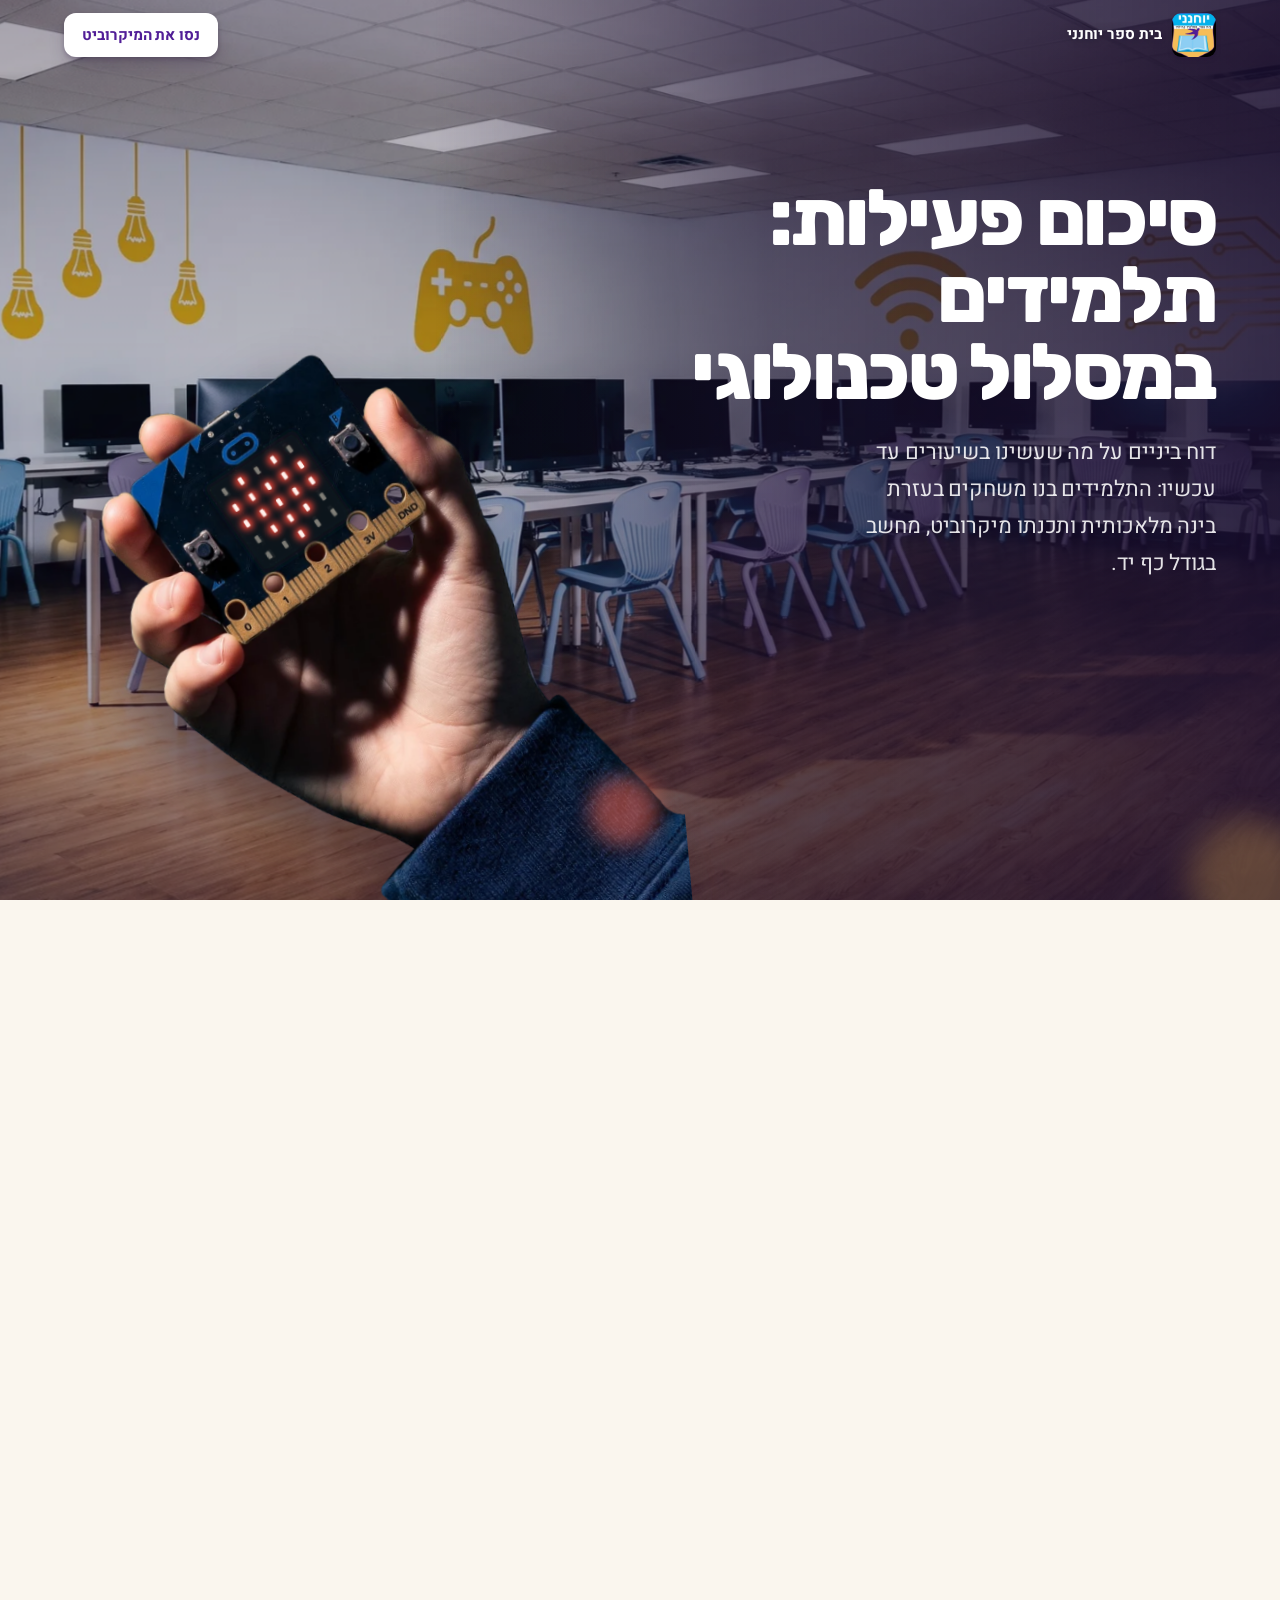
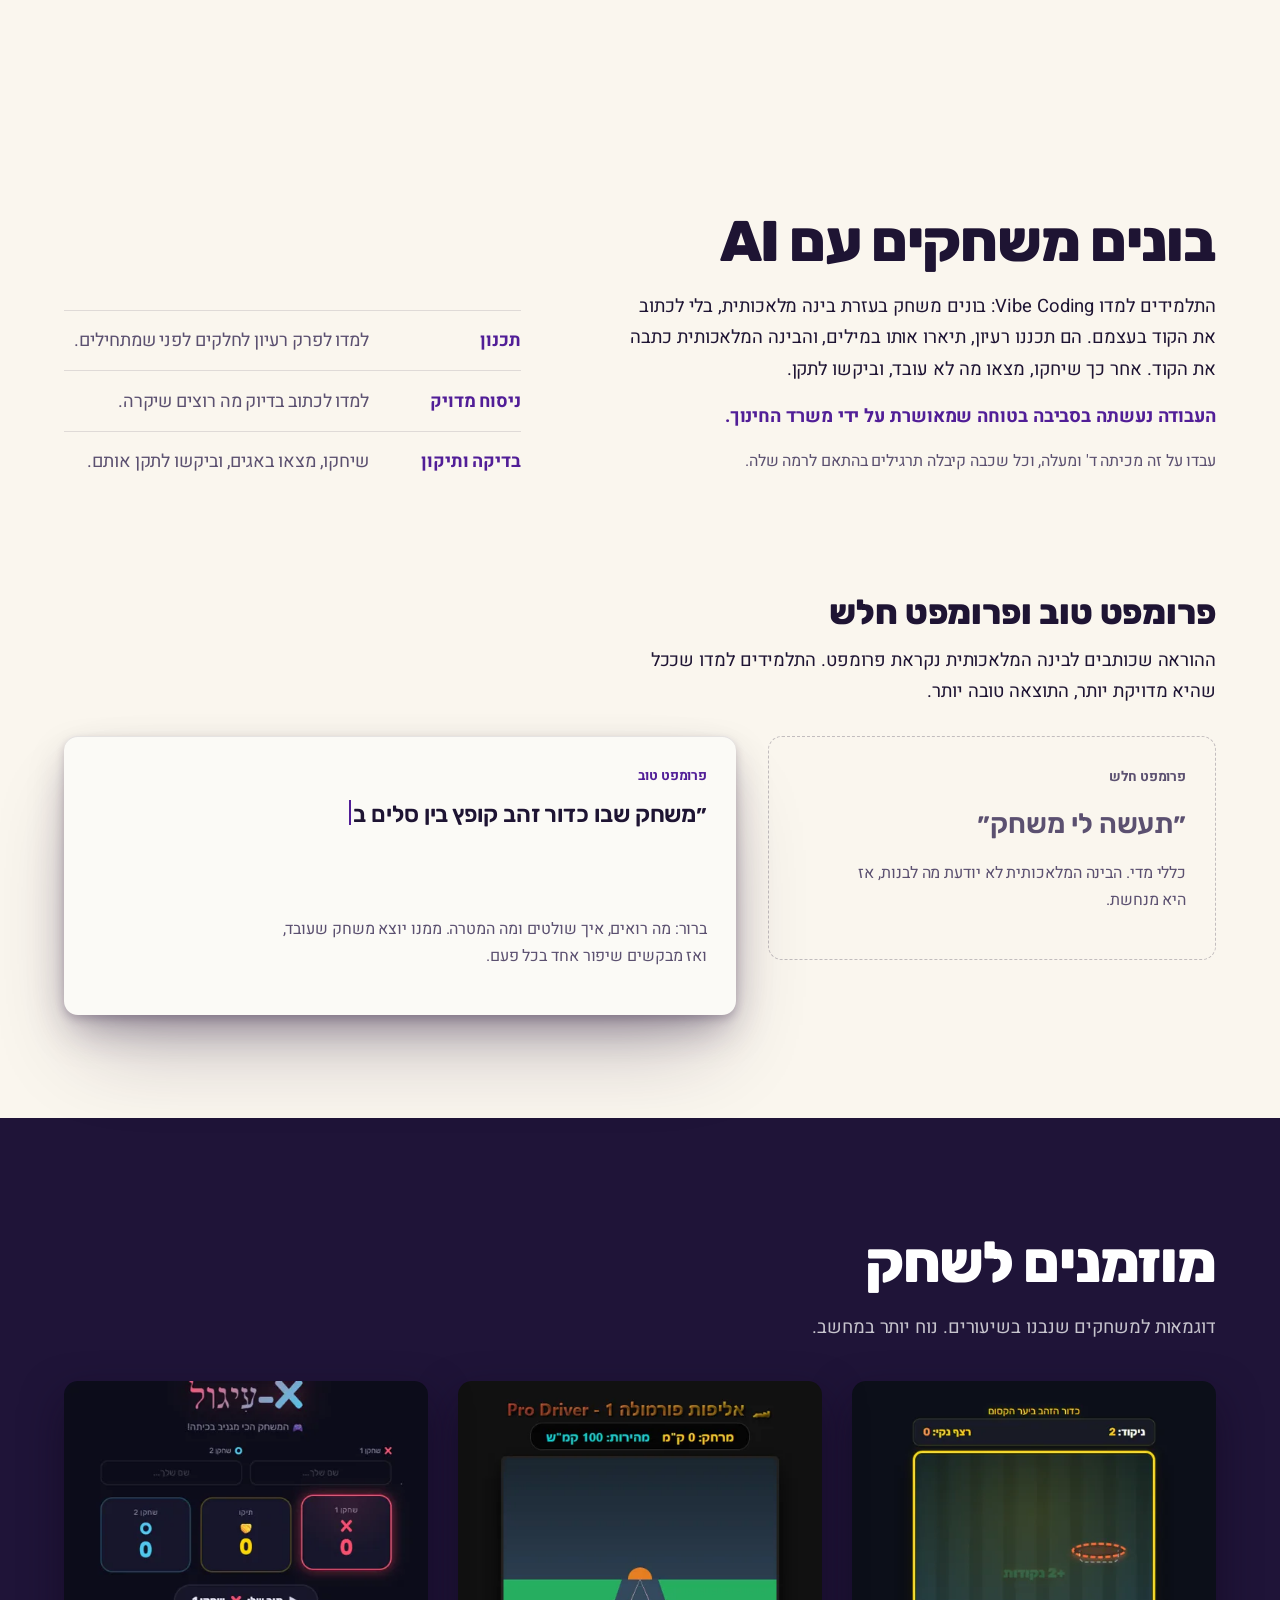
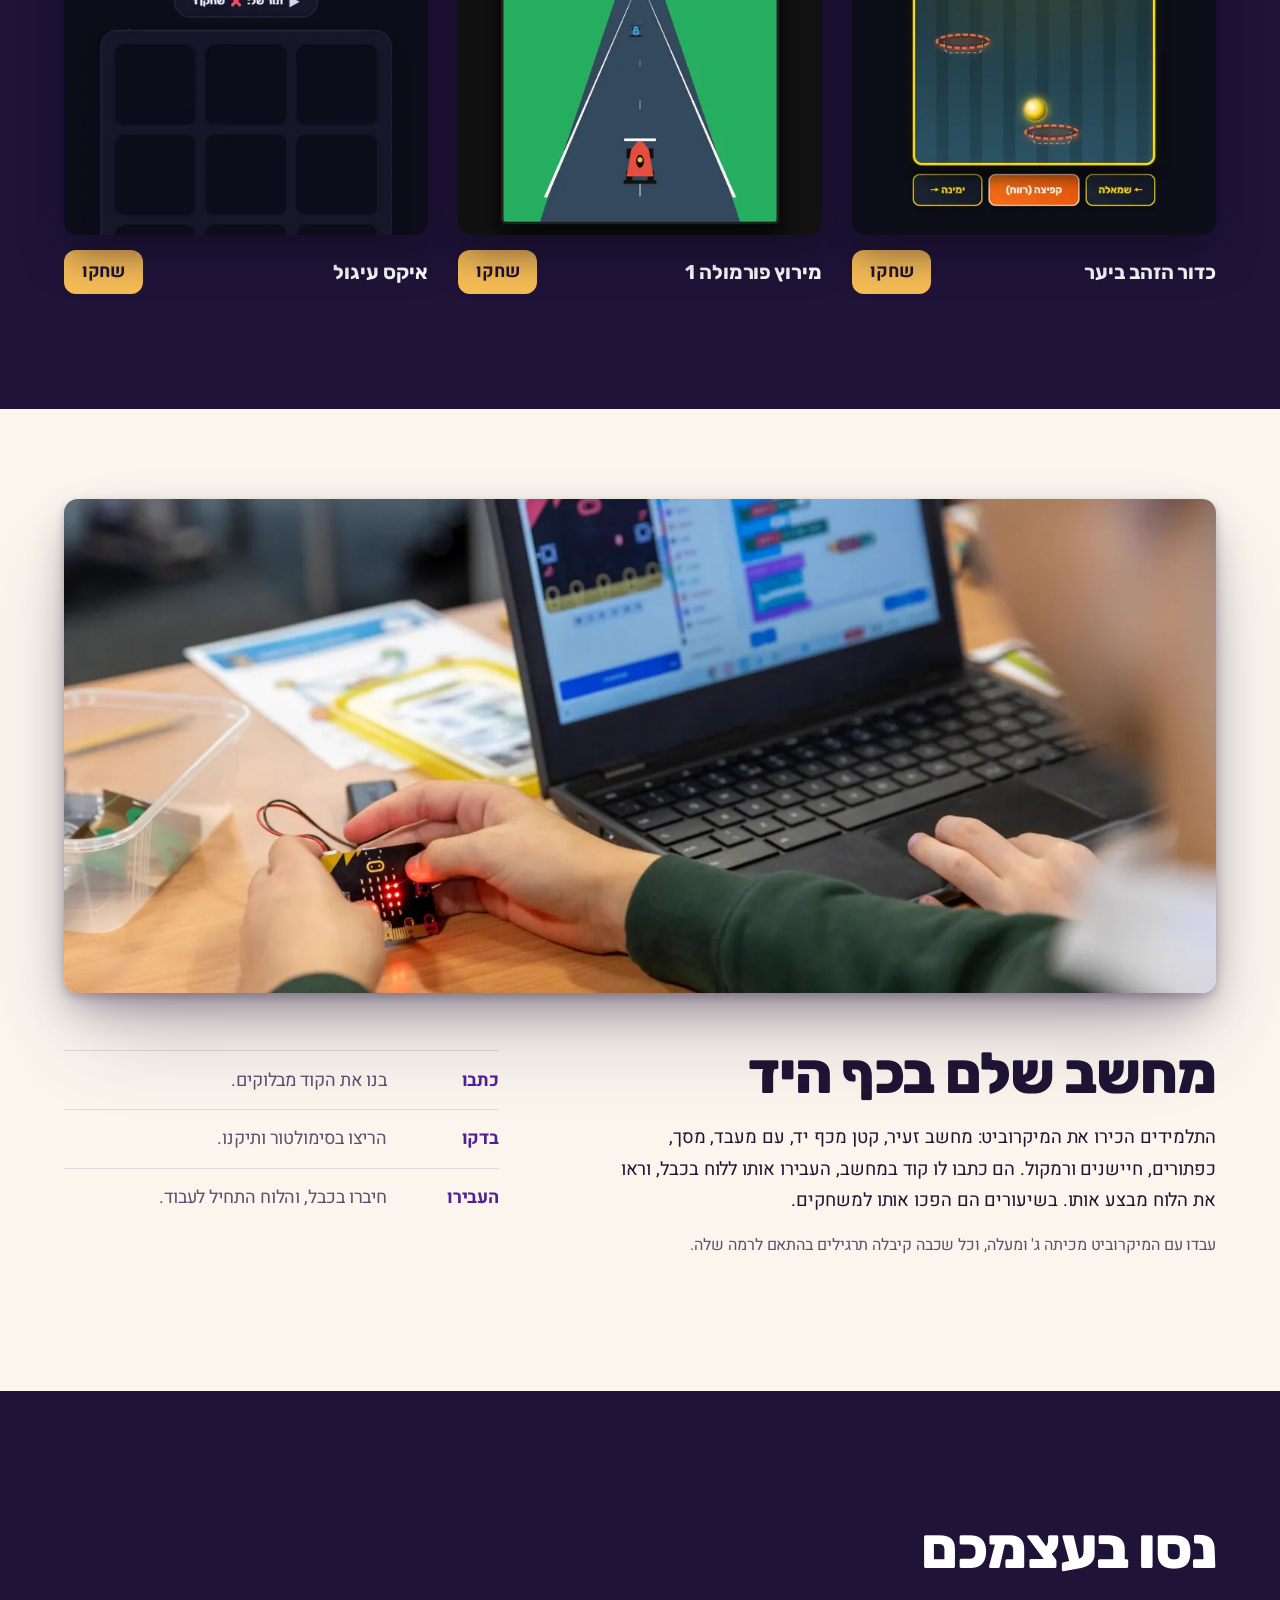
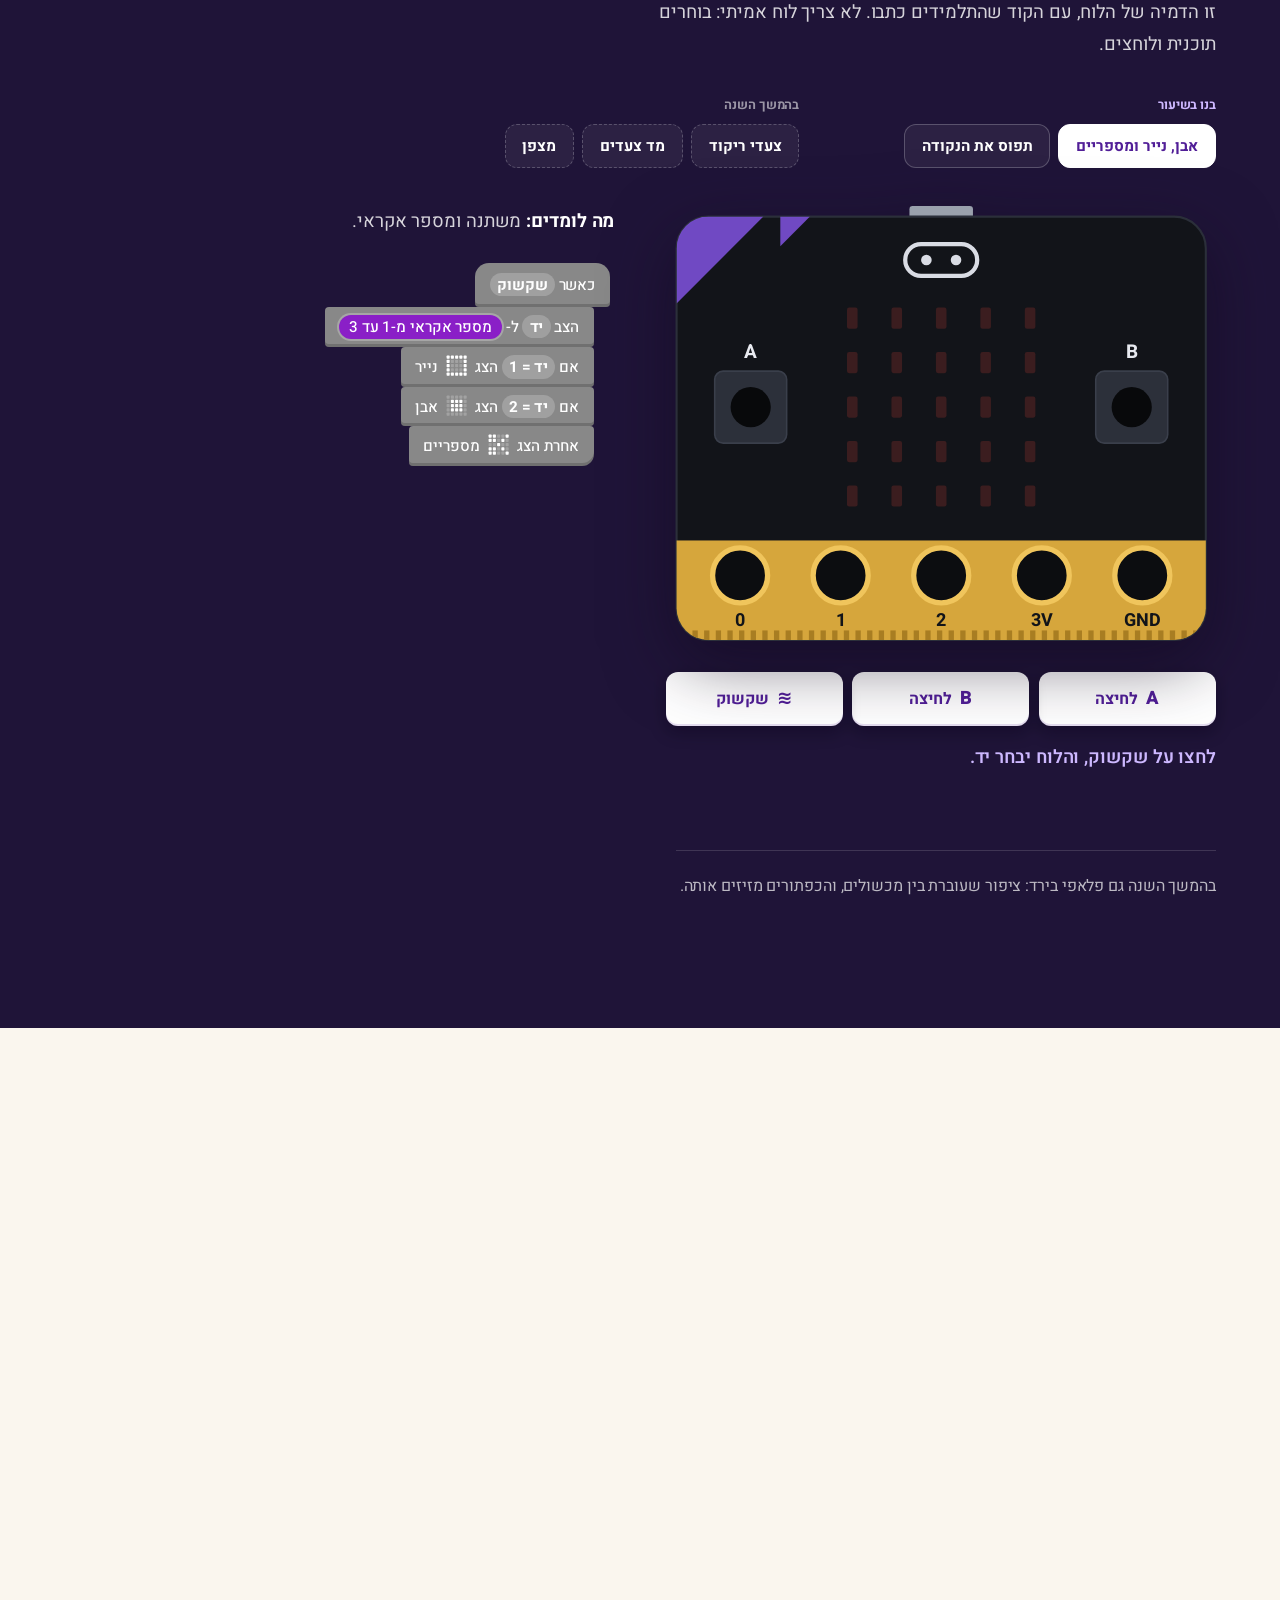
<file: yohanani-gima/index.html>
<!doctype html>
<html lang="he" dir="rtl">
<head>
<meta charset="utf-8">
<meta name="viewport" content="width=device-width, initial-scale=1, viewport-fit=cover">
<title>תוצרי תלמידים - בית ספר יוחנני | Tech4Kids</title>
<meta name="description" content="דוח ביניים על הפעילות בבית ספר יוחנני: משחקים שנבנו בעזרת בינה מלאכותית, ומיקרוביט שאפשר לנסות בדף.">
<meta property="og:type" content="website">
<meta property="og:url" content="https://kotlermike-net-ai.github.io/tech4kids-schools/yohanani-gima/">
<meta property="og:title" content="תוצרי תלמידים - בית ספר יוחנני">
<meta property="og:description" content="דוח ביניים: משחקים שנבנו בעזרת בינה מלאכותית, ומיקרוביט שאפשר לנסות בדף.">
<meta property="og:image" content="https://kotlermike-net-ai.github.io/tech4kids-schools/assets/og-tech4kids.jpg">
<meta property="og:image:width" content="1200">
<meta property="og:image:height" content="630">
<meta name="theme-color" content="#1f1438">
<link rel="icon" href="data:image/svg+xml,<svg xmlns='http://www.w3.org/2000/svg' viewBox='0 0 5 5'><rect width='5' height='5' rx='1' fill='%23511e97'/><path fill='%23ff5a4a' d='M1 1h1v1H1zM3 1h1v1H3zM1 3h1v1H1zM2 4h1v.6H2zM3 3h1v1H3z'/></svg>">
<link rel="preload" as="image" href="assets/hand.webp">
<link rel="preconnect" href="https://fonts.googleapis.com">
<link rel="preconnect" href="https://fonts.gstatic.com" crossorigin>
<link href="https://fonts.googleapis.com/css2?family=Rubik:wght@600;700;800&family=Heebo:wght@400;500;700&display=swap" rel="stylesheet">
<link rel="stylesheet" href="scrollcraft.css">
<link rel="stylesheet" href="site.css">
</head>
<body>

<span data-sc-progress></span>

<header class="bar">
  <a class="bar__id" href="#top">
    <img src="assets/logo-yohanani.webp" width="44" height="44" alt="סמל בית ספר יוחנני">
    <span>בית ספר יוחנני</span>
  </a>
  <a class="cta cta--bar" href="#lab">נסו את המיקרוביט</a>
</header>

<main id="top">

  <!-- 1 · HERO: pinned, layered planes -->
  <section class="hero" data-sc-act="pin" data-sc-span="1.9">
    <div data-sc-stage class="hero__stage">
      <div class="hero__far" aria-hidden="true">
        <picture>
          <source media="(max-width: 700px)" srcset="assets/hero-lab-m.webp">
          <img src="assets/hero-lab.webp" width="1600" height="1107" alt="">
        </picture>
      </div>
      <div class="hero__scrim" aria-hidden="true"></div>

      <div class="hero__copy">
        <h1 class="hero__h" data-sc-cue="0 0.6 0">סיכום פעילות: תלמידים במסלול טכנולוגי</h1>
        <p class="hero__lede" data-sc-cue="0 0.6 0">דוח ביניים על מה שעשינו בשיעורים עד עכשיו: התלמידים בנו משחקים בעזרת בינה מלאכותית ותכנתו מיקרוביט, מחשב בגודל כף יד.</p>
      </div>
      <p class="hero__beat" data-sc-cue="0.42">בדף אפשר לשחק במשחקים ולנסות את הקוד שהתלמידים כתבו.</p>

      <div class="hero__glow" aria-hidden="true"></div>
      <button type="button" class="hero__hand" aria-label="מיקרוביט ביד. לחיצה מגרילה אבן, נייר או מספריים">
        <img src="assets/hand.webp" width="900" height="1177" alt="">
        <svg class="hero__leds" viewBox="0 0 900 1177" aria-hidden="true"></svg>
      </button>
      <p class="hero__tap" data-sc-cue="0.42" aria-hidden="true">אפשר ללחוץ על הלוח</p>
      <div class="hero__near" aria-hidden="true"><i></i><i></i><i></i></div>
    </div>
  </section>

  <!-- 2 · AI: flow, weak vs good prompt -->
  <section id="ai" class="ai sc-section" data-sc-act="flow">
    <div class="sc-wrap">
      <div class="ai__grid">
        <div class="ai__text" data-sc-in data-sc-stagger="70">
          <h2 class="h2">בונים משחקים עם AI</h2>
          <p>התלמידים למדו Vibe Coding: בונים משחק בעזרת בינה מלאכותית, בלי לכתוב את הקוד בעצמם. הם תכננו רעיון, תיארו אותו במילים, והבינה המלאכותית כתבה את הקוד. אחר כך שיחקו, מצאו מה לא עובד, וביקשו לתקן.</p>
          <p class="ai__safe">העבודה נעשתה בסביבה בטוחה שמאושרת על ידי משרד החינוך.</p>
          <p class="grades">עבדו על זה מכיתה ד' ומעלה, וכל שכבה קיבלה תרגילים בהתאם לרמה שלה.</p>
        </div>
        <dl class="ai__skills" data-sc-in data-sc-stagger="70">
          <div><dt>תכנון</dt><dd>למדו לפרק רעיון לחלקים לפני שמתחילים.</dd></div>
          <div><dt>ניסוח מדויק</dt><dd>למדו לכתוב בדיוק מה רוצים שיקרה.</dd></div>
          <div><dt>בדיקה ותיקון</dt><dd>שיחקו, מצאו באגים, וביקשו לתקן אותם.</dd></div>
        </dl>
      </div>

      <div class="vs__head" data-sc-in>
        <h3 class="h3">פרומפט טוב ופרומפט חלש</h3>
        <p>ההוראה שכותבים לבינה המלאכותית נקראת פרומפט. התלמידים למדו שככל שהיא מדויקת יותר, התוצאה טובה יותר.</p>
      </div>
      <div class="vs">
        <div class="vs__weak" data-sc-in>
          <p class="vs__tag">פרומפט חלש</p>
          <p class="vs__quote">״תעשה לי משחק״</p>
          <p class="vs__why">כללי מדי. הבינה המלאכותית לא יודעת מה לבנות, אז היא מנחשת.</p>
        </div>
        <figure class="prompt" data-sc-in>
          <figcaption class="vs__tag vs__tag--good">פרומפט טוב</figcaption>
          <p class="prompt__text" data-type="״משחק שבו כדור זהב קופץ בין סלים ביער. החיצים מזיזים אותו, רווח קופץ, ויש ניקוד.״"><span></span><i aria-hidden="true"></i></p>
          <p class="vs__why">ברור: מה רואים, איך שולטים ומה המטרה. ממנו יוצא משחק שעובד, ואז מבקשים שיפור אחד בכל פעם.</p>
          <div class="prompt__out">
            <img src="assets/game-ball.webp" width="480" height="600" alt="צילום מסך של משחק כדור הזהב ביער">
          </div>
        </figure>
      </div>
    </div>
  </section>

  <!-- 3 · GAMES: all three in view, pointer tilt -->
  <section class="games sc-section" data-sc-act="flow">
    <div class="sc-wrap">
      <div class="games__head" data-sc-in>
        <h2 class="h2">מוזמנים לשחק</h2>
        <p>דוגמאות למשחקים שנבנו בשיעורים. נוח יותר במחשב.</p>
      </div>
      <div class="games__grid" data-sc-in data-sc-stagger="80">
        <a class="game" href="https://guileless-truffle-4a0fc5.netlify.app/" target="_blank" rel="noopener">
          <span class="game__img" data-sc-tilt="5"><img src="assets/game-ball.webp" width="480" height="600" alt=""></span>
          <span class="game__t">כדור הזהב ביער</span><span class="game__go">שחקו</span>
        </a>
        <a class="game" href="https://reliable-lokum-aed2ce.netlify.app/" target="_blank" rel="noopener">
          <span class="game__img" data-sc-tilt="5"><img src="assets/game-f1.webp" width="480" height="600" alt=""></span>
          <span class="game__t">מירוץ פורמולה 1</span><span class="game__go">שחקו</span>
        </a>
        <a class="game" href="https://inquisitive-gelato-88ad97.netlify.app/" target="_blank" rel="noopener">
          <span class="game__img" data-sc-tilt="5"><img src="assets/game-xo.webp" width="480" height="600" alt=""></span>
          <span class="game__t">איקס עיגול</span><span class="game__go">שחקו</span>
        </a>
      </div>
    </div>
  </section>

  <!-- 4 · MICRO:BIT: photo first, reveal -->
  <section id="mb" class="mb sc-section" data-sc-act="flow">
    <div class="sc-wrap">
      <figure class="mb__photo" data-sc-reveal="iris" data-sc-reveal-at="0.02 0.3">
        <img src="assets/microbit-class.webp" width="1536" height="1024" alt="תלמיד מתכנת מיקרוביט במחשב, והלוח בידו מציג נורות דולקות">
      </figure>
      <div class="mb__grid">
        <div class="mb__text" data-sc-in data-sc-stagger="70">
          <h2 class="h2">מחשב שלם בכף היד</h2>
          <p>התלמידים הכירו את המיקרוביט: מחשב זעיר, קטן מכף יד, עם מעבד, מסך, כפתורים, חיישנים ורמקול. הם כתבו לו קוד במחשב, העבירו אותו ללוח בכבל, וראו את הלוח מבצע אותו. בשיעורים הם הפכו אותו למשחקים.</p>
          <p class="grades">עבדו עם המיקרוביט מכיתה ג' ומעלה, וכל שכבה קיבלה תרגילים בהתאם לרמה שלה.</p>
        </div>
        <ol class="flow3" data-sc-in data-sc-stagger="70">
          <li><b>כתבו</b>בנו את הקוד מבלוקים.</li>
          <li><b>בדקו</b>הריצו בסימולטור ותיקנו.</li>
          <li><b>העבירו</b>חיברו בכבל, והלוח התחיל לעבוד.</li>
        </ol>
      </div>
    </div>
  </section>

  <!-- 5 · LAB (peak): pointer -->
  <section id="lab" class="lab sc-section" data-sc-act="flow" aria-labelledby="lab-h">
    <div class="sc-wrap">
      <div class="lab__head" data-sc-in data-sc-stagger="70">
        <h2 id="lab-h" class="h2">נסו בעצמכם</h2>
        <p>זו הדמיה של הלוח, עם הקוד שהתלמידים כתבו. לא צריך לוח אמיתי: בוחרים תוכנית ולוחצים.</p>
      </div>

      <div class="tabs" role="tablist" aria-label="תוכניות">
        <div class="tabs__grp">
          <span class="tabs__k">בנו בשיעור</span>
          <button type="button" role="tab" class="tab" data-prog="rps" aria-selected="true">אבן, נייר ומספריים</button>
          <button type="button" role="tab" class="tab" data-prog="catch" aria-selected="false">תפוס את הנקודה</button>
        </div>
        <div class="tabs__grp tabs__grp--soon">
          <span class="tabs__k">בהמשך השנה</span>
          <button type="button" role="tab" class="tab" data-prog="dance" aria-selected="false">צעדי ריקוד</button>
          <button type="button" role="tab" class="tab" data-prog="steps" aria-selected="false">מד צעדים</button>
          <button type="button" role="tab" class="tab" data-prog="compass" aria-selected="false">מצפן</button>
        </div>
      </div>

      <div class="lab__grid">
        <div class="lab__device">
          <svg class="mb-board lab__board" data-board="front" viewBox="0 0 520 420" role="img" aria-label="הדמיה של לוח מיקרוביט"></svg>
          <div class="ctrl">
            <button type="button" class="key" data-key="a"><b>A</b>לחיצה</button>
            <button type="button" class="key" data-key="b"><b>B</b>לחיצה</button>
            <button type="button" class="key" data-key="shake"><b aria-hidden="true">≋</b>שקשוק</button>
          </div>
          <label class="dial" hidden>
            <span>סובבו את הלוח</span>
            <input type="range" min="0" max="359" value="0" step="1" aria-label="כיוון הלוח במעלות">
          </label>
          <p class="lab__state" aria-live="polite"></p>
        </div>

        <div class="lab__code">
          <div class="prog" data-prog="rps">
            <p class="prog__what"><b>מה לומדים:</b> משתנה ומספר אקראי.</p>
            <div class="mk" data-ev="shake">
              <p class="mk__hat mk--input">כאשר <b>שקשוק</b></p>
              <p class="mk__do mk--var">הצב <b>יד</b> ל- <span class="mk__slot mk--math">מספר אקראי מ-1 עד 3</span></p>
              <p class="mk__do mk--logic" data-hand="1">אם <b>יד = 1</b> הצג <i class="glyph" data-glyph="#####|#...#|#...#|#...#|#####"></i> נייר</p>
              <p class="mk__do mk--logic" data-hand="2">אם <b>יד = 2</b> הצג <i class="glyph" data-glyph=".....|.###.|.###.|.###.|....."></i> אבן</p>
              <p class="mk__do mk--logic" data-hand="3">אחרת הצג <i class="glyph" data-glyph="##..#|##.#.|..#..|##.#.|##..#"></i> מספריים</p>
            </div>
          </div>

          <div class="prog" data-prog="catch" hidden>
            <p class="prog__what"><b>מה לומדים:</b> לולאה ותנאי. לוחצים על A בדיוק כשהנקודה באמצע.</p>
            <div class="mk" data-ev="loop">
              <p class="mk__hat mk--loops">לעולמים</p>
              <p class="mk__do mk--game">הזז את הנקודה צעד אחד</p>
              <p class="mk__do mk--logic">אם הנקודה בקצה, הפוך כיוון</p>
              <p class="mk__do mk--basic">השהה <b class="speed">220</b> אלפיות שנייה</p>
            </div>
            <div class="mk" data-ev="a">
              <p class="mk__hat mk--input">כאשר כפתור <b>A</b> נלחץ</p>
              <p class="mk__do mk--logic">אם <b>הנקודה באמצע</b></p>
              <p class="mk__do mk--game mk__do--in">הוסף נקודה, והאץ</p>
            </div>
            <p class="score">ניקוד: <b>0</b></p>
          </div>

          <div class="prog" data-prog="dance" hidden>
            <p class="prog__what"><b>מה לומדים:</b> לולאה שחוזרת מספר קבוע של פעמים. אם כל הכיתה לוחצת A יחד, כולם רוקדים באותו קצב.</p>
            <div class="mk" data-ev="a">
              <p class="mk__hat mk--input">כאשר כפתור <b>A</b> נלחץ</p>
              <p class="mk__do mk--loops">חזור <b>4</b> פעמים</p>
              <p class="mk__do mk--basic mk__do--in" data-move="0">הצג <i class="glyph" data-glyph="..#..|.#...|#####|.#...|..#.."></i> צעד שמאלה, השהה <b>1000</b></p>
              <p class="mk__do mk--basic mk__do--in" data-move="1">הצג <i class="glyph" data-glyph="..#..|...#.|#####|...#.|..#.."></i> צעד ימינה, השהה <b>1000</b></p>
              <p class="mk__do mk--basic mk__do--in" data-move="2">הצג <i class="glyph" data-glyph="..#..|.###.|#.#.#|..#..|..#.."></i> ידיים למעלה, השהה <b>1000</b></p>
              <p class="mk__do mk--basic mk__do--in" data-move="3">הצג <i class="glyph" data-glyph="..#..|..#..|#.#.#|.###.|..#.."></i> יד לרצפה, השהה <b>1000</b></p>
              <p class="mk__do mk--basic">נקה מסך</p>
            </div>
          </div>

          <div class="prog" data-prog="steps" hidden>
            <p class="prog__what"><b>מה לומדים:</b> משתנה שסופר. כל צעד מנער את הלוח.</p>
            <div class="mk" data-ev="start">
              <p class="mk__hat mk--basic">בהתחלה</p>
              <p class="mk__do mk--var">הצב <b>צעדים</b> ל- <b>0</b></p>
            </div>
            <div class="mk" data-ev="shake">
              <p class="mk__hat mk--input">כאשר <b>שקשוק</b></p>
              <p class="mk__do mk--var">שנה <b>צעדים</b> ב- <b>1</b></p>
              <p class="mk__do mk--basic">הצג מספר <b>צעדים</b></p>
            </div>
            <div class="mk" data-ev="a">
              <p class="mk__hat mk--input">כאשר כפתור <b>A</b> נלחץ</p>
              <p class="mk__do mk--var">הצב <b>צעדים</b> ל- <b>0</b></p>
            </div>
          </div>

          <div class="prog" data-prog="compass" hidden>
            <p class="prog__what"><b>מה לומדים:</b> חיישן ותנאים. הלוח קורא את הכיוון ומחליט מה להציג.</p>
            <div class="mk" data-ev="loop">
              <p class="mk__hat mk--loops">לעולמים</p>
              <p class="mk__do mk--var">הצב <b>כיוון</b> ל- <span class="mk__slot mk--input">כיוון המצפן</span></p>
              <p class="mk__do mk--logic" data-dir="N">אם <b>כיוון</b> קרוב ל-0, הצג <b>N</b></p>
              <p class="mk__do mk--logic" data-dir="E">אם קרוב ל-90, הצג <b>E</b></p>
              <p class="mk__do mk--logic" data-dir="S">אם קרוב ל-180, הצג <b>S</b></p>
              <p class="mk__do mk--logic" data-dir="W">אחרת הצג <b>W</b></p>
            </div>
          </div>
        </div>
      </div>

      <p class="soon" data-sc-in>בהמשך השנה גם פלאפי בירד: ציפור שעוברת בין מכשולים, והכפתורים מזיזים אותה.</p>
    </div>
  </section>

  <!-- 6 · CLOSE: short pin, footer inside -->
  <section class="close" data-sc-act="pin" data-sc-span="1.1">
    <div data-sc-stage class="close__stage">
      <svg class="mb-board close__board" data-board="front" viewBox="0 0 520 420" aria-hidden="true" data-sc-cue="0.05" data-sc-rise="0"></svg>
      <footer class="foot" data-sc-cue="0.12">
        <img src="assets/logo-yohanani.webp" width="44" height="44" alt="סמל בית ספר יוחנני">
        <img src="assets/logo-240.webp" width="44" height="40" alt="Tech4Kids">
        <span>Tech4Kids - מסלולי טכנולוגיה לילדים</span>
        <a href="https://d-world.co.il" target="_blank" rel="noopener">d-world.co.il</a>
      </footer>
    </div>
  </section>

</main>

<script src="scrollcraft.js"></script>
<script>ScrollCraft.mount(document.body);</script>
<script src="site.js"></script>
</body>
</html>
</file>
<file: yohanani-gima/scrollcraft.css>
/* ============================================================================
   scrollcraft.css: the taste floor
   ----------------------------------------------------------------------------
   Two layers, and the split matters:

     TOKENS   what you override per brand. Colour roles, the type ramp, the
              spacing scale, elevation, motion. A brand is ~12 values.
     DEVICES  what the engine drives. Do not restyle these to taste; they are
              the mechanism. Style your own markup instead.

   Nothing here draws a "component". There are no card, badge, or pill classes,
   because a stylesheet that ships those is how every page built on it ends up
   with the same shapes. You get a floor and a vocabulary; the composition is
   yours.
   ========================================================================== */

/* ---------------------------------------------------------------- tokens -- */
:root {
  /* --- colour roles. Override these six and the page is rebranded. -------- */
  --sc-canvas:      #08090b;   /* the page ground. Drift interpolates this.   */
  --sc-surface:     #101217;   /* anything raised off the ground             */
  --sc-ink:         #f4f2ef;   /* primary text                               */
  --sc-ink-soft:    #9a9ba1;   /* secondary text. Tinted, never flat gray.   */
  --sc-accent:      #d8ff3e;   /* ONE accent. It owns a region, not confetti. */
  --sc-accent-ink:  #08090b;   /* text that sits on the accent               */

  --sc-hairline:    color-mix(in oklab, var(--sc-ink) 12%, transparent);
  --sc-hairline-strong: color-mix(in oklab, var(--sc-ink) 22%, transparent);

  /* --- type. Two families max. Display carries voice, text carries prose. - */
  --sc-font-display: "Instrument Sans", "Geist", system-ui, sans-serif;
  --sc-font-text:    "Geist", system-ui, sans-serif;
  --sc-font-mono:    "Geist Mono", ui-monospace, monospace;

  /* Fluid ramp. Tracking tightens as size grows because a face set at 6rem
     with 0 tracking reads loose; this is optical correction, not decoration. */
  --sc-t-xs:   clamp(0.75rem, 0.72rem + 0.15vw, 0.82rem);
  --sc-t-sm:   clamp(0.875rem, 0.84rem + 0.18vw, 0.95rem);
  --sc-t-base: clamp(1rem, 0.96rem + 0.22vw, 1.125rem);
  --sc-t-lg:   clamp(1.2rem, 1.1rem + 0.5vw, 1.5rem);
  --sc-t-xl:   clamp(1.6rem, 1.35rem + 1.2vw, 2.25rem);
  --sc-t-2xl:  clamp(2.1rem, 1.6rem + 2.4vw, 3.4rem);
  --sc-t-3xl:  clamp(2.8rem, 1.9rem + 4.2vw, 5rem);
  --sc-t-4xl:  clamp(3.4rem, 1.9rem + 6.6vw, 7.5rem);

  --sc-track-tight:  -0.035em;
  --sc-track-snug:   -0.02em;
  --sc-track-normal: -0.005em;
  --sc-track-wide:    0.08em;

  --sc-leading-none: 0.94;
  --sc-leading-tight: 1.06;
  --sc-leading-body: 1.62;

  --sc-measure: 62ch;

  /* --- space. 4px base: the useful middle steps an 8-only scale misses. --- */
  --sc-1: 0.25rem;  --sc-2: 0.5rem;   --sc-3: 0.75rem;  --sc-4: 1rem;
  --sc-5: 1.5rem;   --sc-6: 2rem;     --sc-7: 3rem;     --sc-8: 4rem;
  --sc-9: 6rem;     --sc-10: 8rem;    --sc-11: 12rem;

  /* Section rhythm is fluid so a phone doesn't inherit desktop air. */
  --sc-section: clamp(4.5rem, 9vw, 11rem);
  --sc-gutter:  clamp(1.25rem, 5vw, 5.5rem);
  --sc-maxw:    82rem;

  /* --- radius. Pick one scale for the page and hold it. ------------------- */
  --sc-r-sm: 6px;  --sc-r-md: 12px;  --sc-r-lg: 20px;  --sc-r-pill: 999px;

  /* --- elevation. Every shadow has an offset AND a soft blur, and is tinted
         to the canvas hue. A zero-offset coloured halo is decoration, not
         depth, so there isn't one here. ---------------------------------- */
  --sc-shadow-color: 220 40% 2%;
  --sc-e1: 0 1px 2px hsl(var(--sc-shadow-color) / 0.28),
           0 2px 6px -1px hsl(var(--sc-shadow-color) / 0.20);
  --sc-e2: 0 2px 4px hsl(var(--sc-shadow-color) / 0.24),
           0 8px 18px -4px hsl(var(--sc-shadow-color) / 0.30);
  --sc-e3: 0 4px 8px hsl(var(--sc-shadow-color) / 0.22),
           0 18px 40px -8px hsl(var(--sc-shadow-color) / 0.38),
           0 48px 90px -24px hsl(var(--sc-shadow-color) / 0.30);

  /* Edge light: a 1px top highlight sells a raised surface better than any
     amount of blur, because real raised things catch light on their lip. */
  --sc-edge: inset 0 1px 0 color-mix(in oklab, var(--sc-ink) 10%, transparent);

  /* --- motion. Built-in CSS easings are too weak for UI. ------------------ */
  --sc-ease-out:    cubic-bezier(0.23, 1, 0.32, 1);
  --sc-ease-in-out: cubic-bezier(0.77, 0, 0.175, 1);
  --sc-ease-drawer: cubic-bezier(0.32, 0.72, 0, 1);
  --sc-d-fast: 160ms;  --sc-d-base: 240ms;  --sc-d-slow: 420ms;

  --sc-z-stage: 1; --sc-z-copy: 20; --sc-z-chrome: 60;
}

/* --------------------------------------------------------------- reset -- */
*, *::before, *::after { box-sizing: border-box; }
html { -webkit-text-size-adjust: 100%; scroll-behavior: smooth; }
@media (prefers-reduced-motion: reduce) { html { scroll-behavior: auto; } }

body {
  margin: 0;
  background: var(--sc-canvas);
  color: var(--sc-ink);
  font-family: var(--sc-font-text);
  font-size: var(--sc-t-base);
  line-height: var(--sc-leading-body);
  letter-spacing: var(--sc-track-normal);
  -webkit-font-smoothing: antialiased;
  text-rendering: optimizeLegibility;
  font-synthesis-weight: none;
  overflow-x: clip;
}
img, video, canvas, svg { display: block; max-width: 100%; }
button, input, select, textarea { font: inherit; color: inherit; }

/* ------------------------------------------------- the browser surfaces --
   The parts you did not draw still carry the design. Selection, caret, focus
   ring, scrollbar and tabular numerals all ship with defaults that belong to no
   design system. Theming them is the cheapest signal that a page was built
   rather than assembled, and it is the step that gets skipped most reliably. */
::selection { background: var(--sc-accent); color: var(--sc-accent-ink); }
:root { caret-color: var(--sc-accent); accent-color: var(--sc-accent); }
:focus-visible {
  outline: 2px solid var(--sc-accent);
  outline-offset: 3px;
  border-radius: var(--sc-r-sm);
}
:where(a) { color: inherit; text-decoration-thickness: 1px; text-underline-offset: 0.22em; }
@supports (scrollbar-color: auto) {
  html { scrollbar-color: color-mix(in oklab, var(--sc-ink) 26%, transparent) transparent; scrollbar-width: thin; }
}
:where(table, .sc-nums, [data-sc-count]) { font-variant-numeric: tabular-nums; }

/* ----------------------------------------------------------- typography -- */
.sc-display {
  font-family: var(--sc-font-display);
  font-weight: 500;
  line-height: var(--sc-leading-none);
  letter-spacing: var(--sc-track-tight);
  text-wrap: balance;
  margin: 0;
}
.sc-display--xl { font-size: var(--sc-t-4xl); }
.sc-display--lg { font-size: var(--sc-t-3xl); }
.sc-display--md { font-size: var(--sc-t-2xl); letter-spacing: var(--sc-track-snug); }
.sc-lede {
  font-size: var(--sc-t-lg);
  line-height: 1.44;
  letter-spacing: var(--sc-track-snug);
  color: var(--sc-ink);
  max-width: 46ch;
  text-wrap: pretty;
  margin: 0;
}
.sc-body { max-width: var(--sc-measure); color: var(--sc-ink-soft); text-wrap: pretty; margin: 0; }
.sc-label {
  font-family: var(--sc-font-mono);
  font-size: var(--sc-t-xs);
  letter-spacing: var(--sc-track-wide);
  text-transform: uppercase;
  color: var(--sc-ink-soft);
}

/* ---------------------------------------------------------------- layout -- */
.sc-wrap { width: 100%; max-width: var(--sc-maxw); margin-inline: auto; padding-inline: var(--sc-gutter); }
.sc-section { padding-block: var(--sc-section); }
/* More space above a heading than below it: the gap belongs to the boundary,
   not to the pair. */
.sc-stack > * + * { margin-top: var(--sc-4); }
.sc-stack > :is(h1,h2,h3) { margin-top: var(--sc-7); }
.sc-stack > :is(h1,h2,h3):first-child { margin-top: 0; }
.sc-rule { height: 1px; border: 0; background: var(--sc-hairline); margin: 0; }

/* =============================================================== DEVICES ==
   Driven by the engine. Restyle your own markup, not these.                */

.sc-act--pinned { position: relative; }
.sc-stage {
  position: sticky; top: 0;
  height: 100vh; height: 100svh;
  overflow: clip;
  z-index: var(--sc-z-stage);
}

/* scrub / sequence media */
.sc-stage :is(video[data-sc-scrub], canvas[data-sc-sequence], .sc-stage__poster) {
  position: absolute; inset: 0;
  width: 100%; height: 100%;
  object-fit: cover;
}
video[data-sc-scrub] { opacity: 0; transition: opacity 380ms var(--sc-ease-out); }
.sc-has-clip video[data-sc-scrub] { opacity: 1; }
/* The poster is a live frame-holder, not a placeholder: it stays up until a
   real video frame has painted, which is what stops the blank-stage flash. */
.sc-stage__poster { z-index: 0; transition: opacity 380ms var(--sc-ease-out); }
.sc-has-clip .sc-stage__poster { opacity: 0; }

/* A scrim only where text sits. A full-frame darkening layer flattens the
   image everywhere to fix contrast in one corner. */
.sc-scrim {
  position: absolute; inset: 0; pointer-events: none; z-index: 1;
  background: linear-gradient(
    var(--sc-scrim-angle, 180deg),
    color-mix(in oklab, var(--sc-canvas) var(--sc-scrim-a, 78%), transparent) 0%,
    color-mix(in oklab, var(--sc-canvas) 30%, transparent) 42%,
    transparent 68%);
}
/* Point the scrim at the copy. A scrim gradient that darkens the top while the
   copy sits at the bottom fixes contrast nowhere and flattens the image
   everywhere, which is the most common way text-over-video goes wrong. */
.sc-scrim--bottom { --sc-scrim-angle: 0deg; }
.sc-scrim--left   { --sc-scrim-angle: 90deg; }
.sc-scrim--right  { --sc-scrim-angle: 270deg; }

/* Corner scrims, for copy anchored to a corner. An edge gradient has to darken
   a whole band across the frame to cover one corner; a corner gradient puts the
   density where the text is and leaves the rest of the image alone. Pair with
   .sc-copy--lead / .sc-copy--trail. */
.sc-scrim--lead {
  background: linear-gradient(to top right,
    color-mix(in oklab, var(--sc-canvas) 94%, transparent) 0%,
    color-mix(in oklab, var(--sc-canvas) 72%, transparent) 30%,
    color-mix(in oklab, var(--sc-canvas) 30%, transparent) 52%,
    transparent 72%);
}
.sc-scrim--trail {
  background: linear-gradient(to top left,
    color-mix(in oklab, var(--sc-canvas) 94%, transparent) 0%,
    color-mix(in oklab, var(--sc-canvas) 72%, transparent) 30%,
    color-mix(in oklab, var(--sc-canvas) 30%, transparent) 52%,
    transparent 72%);
}
/* A band across the bottom, for copy that spans the full width of the frame.
   That is what both corner anchors become below 860px, and it is also the right
   shape whenever the copy block is wider than a corner. */
.sc-scrim--band {
  background: linear-gradient(to top,
    color-mix(in oklab, var(--sc-canvas) 94%, transparent) 0%,
    color-mix(in oklab, var(--sc-canvas) 74%, transparent) 22%,
    color-mix(in oklab, var(--sc-canvas) 30%, transparent) 42%,
    transparent 58%);
}
.sc-scrim--vignette {
  background: radial-gradient(120% 90% at 50% 45%, transparent 40%,
              color-mix(in oklab, var(--sc-canvas) 70%, transparent) 100%);
}

/* copy over a stage.
   max-width is in rem, never ch. A `ch` on this container resolves against the
   CONTAINER's font-size (body size), not the display size of the heading inside
   it, so `max-width: 20ch` here silently produces a ~180px column and wraps a
   hero headline to six lines. Set a ch measure on the text element itself. */
.sc-copy {
  position: absolute; z-index: var(--sc-z-copy);
  inset-inline: var(--sc-gutter);
  max-width: min(46rem, 76vw);
  will-change: opacity, transform;
}
.sc-copy--lead   { left: var(--sc-gutter); bottom: clamp(3rem, 12vh, 9rem); }
/* inset-inline FIRST. It is the shorthand for left+right, so declaring it after
   `left: 50%` resets left to auto and the block drifts off the left edge. */
.sc-copy--center { inset-inline: auto; left: 50%; top: 50%; translate: -50% -50%; text-align: center; }
.sc-copy--trail  { inset-inline: auto; right: var(--sc-gutter); bottom: clamp(3rem, 12vh, 9rem); text-align: right; }

/* cue defaults: the engine writes opacity/transform inline, these are the
   pre-paint state so nothing flashes before the first read() */
[data-sc-cue] { opacity: 0; will-change: opacity, transform; }
.sc-ready [data-sc-cue] { transition: none; }

/* kinetic split */
.sc-split { display: inline-block; overflow: hidden; vertical-align: top; }
/* Descenders live below the baseline; a line mask clipped to the line box eats
   the tails off g, y, p, j. The padding buys them room back. */
.sc-split--line { display: block; padding-bottom: 0.14em; margin-bottom: -0.14em; }
.sc-split__i { display: inline-block; will-change: transform, opacity; }
.sc-is-split { opacity: 1 !important; }

/* horizontal rail */
[data-sc-pan] { display: flex; will-change: transform; }

/* reveal + parallax */
[data-sc-reveal] { will-change: clip-path; }
[data-sc-parallax] { will-change: transform; }

/* flow reveal (fires once) */
[data-sc-in], [data-sc-stagger] > * {
  opacity: 0;
  transform: translate3d(0, 14px, 0);
  transition: opacity 620ms var(--sc-ease-out), transform 620ms var(--sc-ease-out);
}
[data-sc-in].sc-in, [data-sc-stagger] > .sc-in { opacity: 1; transform: none; }

/* pointer devices */
[data-sc-tilt] { transform-style: preserve-3d; will-change: transform; }
[data-sc-magnet] { will-change: transform; }
/* isolation always; position only if nothing more specific already set it.
   Written with :where() (zero specificity) on purpose: a plain `position:
   relative` here has the same weight as `.sc-stage` and, being later in the
   file, silently wins. A stage carrying both attributes then stops being
   sticky and the whole act scrolls away instead of pinning. */
[data-sc-spotlight] { isolation: isolate; }
:where([data-sc-spotlight]) { position: relative; }
[data-sc-spotlight]::after {
  content: ""; position: absolute; inset: 0; pointer-events: none; z-index: 2;
  background: radial-gradient(
    28rem 28rem at calc(var(--sc-mx, 0.5) * 100%) calc(var(--sc-my, 0.5) * 100%),
    color-mix(in oklab, var(--sc-accent) 16%, transparent), transparent 70%);
  opacity: 0; transition: opacity var(--sc-d-slow) var(--sc-ease-out);
}
[data-sc-spotlight]:hover::after { opacity: 1; }

/* =========================================================== WORLDFLIGHT ==
   One fixed stage for the whole page. The only thing in document flow is the
   spacer, and it is empty. If you find yourself adding a section here, you want
   act mode instead: the moment a real block scrolls past the fixed stage, the
   page has a seam again and the whole point is gone.                        */

[data-sc-mode="worldflight"] { position: relative; }

.sc-world {
  position: fixed; inset: 0;
  overflow: clip;
  z-index: var(--sc-z-stage);
  background: var(--sc-canvas);
}

/* Every leg is mounted for the life of the page and stacked in the same box.
   The engine owns opacity, visibility and z-index here; do not set them. */
.sc-world__seg {
  position: absolute; inset: 0;
  opacity: 0;
  will-change: opacity;
}
.sc-world__seg > :is(video, img, canvas) {
  position: absolute; inset: 0;
  width: 100%; height: 100%;
  object-fit: cover;
}
/* The poster is the frame-holder AND the first camera move: the engine pushes
   it in slowly until a real decoded frame is available to replace it. */
.sc-world__poster {
  z-index: 0;
  transform-origin: 50% 50%;
  transition: opacity 420ms var(--sc-ease-out);
}
.sc-world__seg > video { z-index: 1; }
.sc-world__seg.sc-has-clip .sc-world__poster { opacity: 0; }
/* The act stylesheet lights a clip through its ancestor act. A worldflight leg
   has no act, so match the class the engine also writes on the clip itself. */
video[data-sc-scrub].sc-has-clip { opacity: 1; }

/* The copy layer is fixed too, and inert by default: the engine hands
   pointer-events back to a block only while it is actually legible. */
.sc-world__copy {
  position: fixed; inset: 0;
  z-index: var(--sc-z-copy);
  pointer-events: none;
}
.sc-world__scrim { position: absolute; inset: 0; pointer-events: none; z-index: 0; }
[data-sc-copy] {
  opacity: 0;
  pointer-events: none;
  will-change: opacity, transform;
}
.sc-ready [data-sc-copy] { transition: none; }

/* The track. Empty on purpose. */
.sc-world__spacer { pointer-events: none; }

/* scroll progress */
[data-sc-progress] {
  position: fixed; inset: 0 0 auto 0; height: 2px; z-index: var(--sc-z-chrome);
  background: var(--sc-accent); transform-origin: 0 50%; transform: scaleX(0);
  will-change: transform;
}

/* ----------------------------------------------------------- atmosphere --
   Depth is not only shadow. Grain keeps a flat dark ground from banding, and
   it is the difference between "a dark page" and "a lit room". */
.sc-grain { position: fixed; inset: 0; pointer-events: none; z-index: 3; opacity: 0.045; }
.sc-grain::before {
  content: ""; position: absolute; inset: -50%;
  background-image: url("data:image/svg+xml;utf8,<svg xmlns='http://www.w3.org/2000/svg' width='140' height='140'><filter id='n'><feTurbulence type='fractalNoise' baseFrequency='0.85' numOctaves='3'/></filter><rect width='140' height='140' filter='url(%23n)'/></svg>");
}

/* -------------------------------------------------------- reduced motion -- */
@media (prefers-reduced-motion: reduce) {
  /* Fewer and gentler, not zero. Opacity still carries the reveal so the page
     is comprehensible; every position change is dropped. */
  [data-sc-in], [data-sc-stagger] > * { transform: none; transition-duration: 220ms; }
  [data-sc-parallax], [data-sc-pan], .sc-split__i { transform: none !important; }
  /* A wipe is a position change too. Show reveal content settled. */
  [data-sc-reveal] { clip-path: none !important; }
  /* A rail's transform IS its navigation, not decoration. Zeroing it the way
     parallax and kinetic type are zeroed parks the act on its first screenful
     and makes everything past the fold unreachable: a device degrading into
     missing content. Hand the travel back to the reader as an ordinary scroll
     region instead, so the same items are all still gettable without motion.
     A build that would rather re-lay the rail out as a grid can still do that;
     this is the floor, not the ceiling. */
  [data-sc-act="pan"] .sc-stage,
  [data-sc-act="pan"] [data-sc-stage] {
    overflow-x: auto; overflow-y: hidden;
    overscroll-behavior-x: contain;
    scroll-snap-type: x proximity;
  }
  [data-sc-pan] > * { scroll-snap-align: center; }
  [data-sc-spotlight]::after { display: none; }
  /* A worldflight keeps its whole story here. No clip is ever fetched, so the
     posters are the film, and they cross-dissolve through exactly the same
     seams at exactly the same scroll positions. The push-in and the copy drift
     are the only things that go. */
  .sc-world__poster, [data-sc-copy] { transform: none !important; }
}

/* --------------------------------------------------------------- mobile -- */
@media (max-width: 860px) {
  .sc-copy { inset-inline: var(--sc-gutter); max-width: none; }
  .sc-copy--trail { text-align: left; }
  .sc-stage { height: 100svh; }
  /* .sc-copy--trail re-anchors to the left and spans the full width here, so a
     bottom-RIGHT corner gradient darkens the one corner the copy just left and
     guarantees a contrast failure over any bright clip. Point the density at
     the copy: the same band .sc-scrim--band paints. */
  .sc-scrim--trail {
    background: linear-gradient(to top,
      color-mix(in oklab, var(--sc-canvas) 94%, transparent) 0%,
      color-mix(in oklab, var(--sc-canvas) 74%, transparent) 22%,
      color-mix(in oklab, var(--sc-canvas) 30%, transparent) 42%,
      transparent 58%);
  }
}
</file>
<file: yohanani-gima/site.css>
/* Yohanani v2 · filmic one-shot, bone + cobalt, photographic. */
:root {
  --sc-canvas:     #faf6ee;
  --sc-surface:    #fbfaf6;
  --sc-ink:        #1e1433;
  --sc-ink-soft:   #5b5070;
  --sc-accent:     #511e97;
  --sc-accent-ink: #ffffff;
  --sc-font-display: "Rubik", "Heebo", system-ui, sans-serif;
  --sc-font-text:    "Heebo", system-ui, sans-serif;
  --sc-shadow-color: 268 45% 16%;

  --cobalt: #511e97;
  --cobalt-deep: #1f1438;
  --cobalt-light: #cdb8ff;   /* same hue, for the dark ground */
  --sand: #f6bd56;
  --bone: #faf6ee;
  --led: #ff4a3a;
  --mb: #cdb8ff;
  --r: 14px;
}

html { scroll-behavior: smooth; }
@media (prefers-reduced-motion: reduce) { html { scroll-behavior: auto; } }
body { background: var(--bone); color: var(--sc-ink); font-family: var(--sc-font-text); margin: 0; overflow-x: clip; }
img, video { max-width: 100%; display: block; }
:focus-visible { outline: 3px solid var(--cobalt); outline-offset: 3px; }

.h2 { font-family: var(--sc-font-display); font-weight: 800; font-size: clamp(2.1rem, 1.5rem + 2.6vw, 3.6rem); line-height: 1.04; letter-spacing: -.02em; margin: 0 0 1.2rem; text-wrap: balance; }
p { font-size: clamp(1.03rem, .99rem + .2vw, 1.16rem); line-height: 1.7; margin: 0 0 1rem; text-wrap: pretty; max-width: 60ch; }

/* ---------- bar ---------- */
.bar { position: fixed; inset: 0 0 auto 0; z-index: 60; display: flex; align-items: center; justify-content: space-between; gap: 1rem; padding: .8rem var(--sc-gutter); pointer-events: none; }
.bar > * { pointer-events: auto; }
.bar__id { display: flex; align-items: center; gap: .65rem; color: #fff; text-decoration: none; font-weight: 700; font-size: .95rem; text-shadow: 0 1px 8px rgba(26, 14, 48, .45); }
.bar__id img { width: 44px; background: #fff; height: auto; border-radius: 9px; box-shadow: var(--sc-e1); }
.bar.is-light .bar__id { color: var(--sc-ink); text-shadow: none; }
.cta { display: inline-flex; align-items: center; min-height: 44px; padding: 0 1.15rem; border-radius: 12px; background: var(--cobalt); color: #fff; font: 700 .95rem var(--sc-font-text); text-decoration: none; box-shadow: var(--sc-e2), inset 0 1px 0 rgba(255,255,255,.18); transition: transform 140ms var(--sc-ease-out), background-color 160ms var(--sc-ease-out); white-space: nowrap; }
.cta:active { transform: scale(.97); }
.bar:not(.is-light) .cta--bar { background: #fff; color: var(--cobalt); }
@media (hover: hover) and (pointer: fine) { .cta:hover { transform: translateY(-1px); } }

/* ---------- 1 · hero ---------- */
.hero__stage { height: 100svh; overflow: hidden; background: var(--cobalt-deep); --p: var(--sc-p, 0); }
.hero__far { position: absolute; inset: -4%; transform: scale(calc(1.02 + var(--p) * .1)) translateY(calc(var(--p) * -2%)); transform-origin: 60% 40%; will-change: transform; }
.hero__far img { width: 100%; height: 100%; object-fit: cover; filter: saturate(.9) brightness(.92); }
.hero__far::after { content: ""; position: absolute; inset: 0; background: linear-gradient(180deg, rgba(26, 14, 48, .35), rgba(26, 14, 48, .15) 40%, rgba(26, 14, 48, .45)); }
/* density only under the copy column (start side in RTL = right) */
.hero__scrim { position: absolute; inset: 0; background: linear-gradient(270deg, rgba(26, 14, 48, .8) 0%, rgba(26, 14, 48, .52) 40%, transparent 66%); pointer-events: none; }
.hero__copy { position: absolute; z-index: 3; inset-inline-start: var(--sc-gutter); top: clamp(6.5rem, 20vh, 12rem); width: min(40rem, 52vw); color: #fff; }
.hero__h { font-family: var(--sc-font-display); font-weight: 800; font-size: clamp(2.6rem, 1.4rem + 4.4vw, 5.6rem); line-height: .98; letter-spacing: -.03em; margin: 0 0 1.4rem; text-wrap: balance; }
.hero__lede { font-size: clamp(1.1rem, 1rem + .45vw, 1.4rem); color: rgba(255,255,255,.88); max-width: 30ch; }
.hero__beat { position: absolute; z-index: 3; inset-inline-start: var(--sc-gutter); bottom: clamp(3rem, 14vh, 8rem); max-width: 22ch; margin: 0; color: #fff; font-family: var(--sc-font-display); font-weight: 700; font-size: clamp(1.5rem, 1.1rem + 1.5vw, 2.6rem); line-height: 1.15; }
.hero__glow { position: absolute; z-index: 4; left: 14%; bottom: 28%; width: 34vmin; height: 34vmin; border-radius: 50%; background: radial-gradient(circle, rgba(255, 74, 58, .42), rgba(255, 74, 58, 0) 68%); transform: translateY(calc((1 - var(--p)) * 10vh)) scale(calc(.9 + var(--p) * .3)); pointer-events: none; }
.hero__hand { position: absolute; z-index: 5; left: clamp(0rem, 4vw, 5rem); bottom: -9vh; height: 96vh; aspect-ratio: 900 / 1177; padding: 0; border: 0; background: none; cursor: pointer;
  transform: translateY(calc((1 - var(--p)) * 9vh)) rotate(calc(-5deg + var(--p) * 5deg)) scale(calc(.97 + var(--p) * .07)); transform-origin: 70% 100%; will-change: transform; filter: drop-shadow(-18px 28px 30px rgba(20, 10, 36, .45)); }
.hero__hand img, .hero__leds { position: absolute; inset: 0; width: 100%; height: 100%; }
.hero__hand:focus-visible { outline-offset: -40px; }
.hero__leds .patch { fill: #11151e; opacity: .94; }
.hero__leds .led { fill: #d7cdbd; opacity: .55; transition: fill 90ms linear, opacity 90ms linear; }
.hero__leds .led.on { fill: #fff1ec; opacity: 1; }
.hero__leds .halo { fill: var(--led); opacity: 0; transition: opacity 90ms linear; }
.hero__leds .halo.on { opacity: .95; }
.hero__tap { position: absolute; z-index: 6; left: clamp(1rem, 6vw, 7rem); top: clamp(5.5rem, 16vh, 9rem); margin: 0; color: #fff; font-size: .9rem; font-weight: 600; background: rgba(26, 14, 48, .78); padding: .35rem .8rem; border-radius: 10px; }
.hero__near { position: absolute; inset: 0; z-index: 7; pointer-events: none; transform: translateY(calc(var(--p) * -30vh)); }
.hero__near i { position: absolute; border-radius: 50%; background: rgba(255, 110, 90, .5); filter: blur(10px); }
.hero__near i:nth-child(1) { width: 70px; height: 70px; left: 46%; bottom: 6%; }
.hero__near i:nth-child(2) { width: 34px; height: 34px; left: 4%; top: 58%; background: rgba(246, 189, 86, .45); filter: blur(7px); }
.hero__near i:nth-child(3) { width: 120px; height: 120px; right: -30px; bottom: -40px; background: rgba(246, 189, 86, .28); filter: blur(16px); }

@media (max-width: 760px) {
  .hero__copy { width: auto; inset-inline: var(--sc-gutter); top: 5.4rem; }
  .hero__h { font-size: clamp(2.15rem, 1.4rem + 4vw, 2.8rem); }
  .hero__lede { font-size: 1.05rem; }
  .hero__scrim { background: linear-gradient(180deg, rgba(26, 14, 48, .7) 0%, rgba(26, 14, 48, .35) 45%, transparent 70%); }
  .hero__hand { height: 58vh; left: 50%; bottom: -6vh; translate: -42% 0; }
  .hero__glow { left: 18%; bottom: 18%; width: 60vmin; height: 60vmin; }
  .hero__beat { inset-inline: var(--sc-gutter); bottom: auto; top: 5.4rem; font-size: 1.55rem; }
  .hero__tap { display: none; }
  .bar__id span { display: none; }
}

/* ---------- 2 · AI ---------- */
.ai { padding-block: clamp(4rem, 8vw, 7rem); }
.ai__grid { display: grid; grid-template-columns: minmax(0, 1.15fr) minmax(0, .85fr); gap: clamp(2rem, 6vw, 6rem); align-items: end; }
@media (max-width: 860px) { .ai__grid { grid-template-columns: 1fr; } }
.ai__safe { font-weight: 700; color: var(--cobalt); }
.ai__skills { margin: 0; display: grid; }
.ai__skills div { display: grid; grid-template-columns: 8.5rem 1fr; gap: 1rem; padding: .95rem 0; border-top: 1px solid var(--sc-hairline); }
.ai__skills dt { font-weight: 700; color: var(--cobalt); }
.ai__skills dd { margin: 0; color: var(--sc-ink-soft); }
@media (max-width: 480px) { .ai__skills div { grid-template-columns: 1fr; gap: .1rem; } }
.h3 { font-family: var(--sc-font-display); font-weight: 800; font-size: clamp(1.5rem, 1.2rem + 1.2vw, 2.2rem); line-height: 1.1; margin: 0 0 .8rem; }
.vs__head { margin-top: clamp(4rem, 8vw, 6.5rem); margin-bottom: 1.8rem; }
.vs { display: grid; grid-template-columns: minmax(0, .8fr) minmax(0, 1.2fr); gap: clamp(1rem, 3vw, 2rem); align-items: start; }
@media (max-width: 860px) { .vs { grid-template-columns: 1fr; } }
.vs__weak { padding: clamp(1.2rem, 2.4vw, 1.8rem); border-radius: var(--r); border: 1.5px dashed color-mix(in oklab, var(--sc-ink) 25%, transparent); color: var(--sc-ink-soft); }
.vs__tag { display: block; font-size: .85rem; font-weight: 700; margin: 0 0 .7rem; color: var(--sc-ink-soft); }
.vs__tag--good { color: var(--cobalt); }
.vs__quote { font-family: var(--sc-font-display); font-weight: 600; font-size: clamp(1.3rem, 1.1rem + .8vw, 1.8rem); margin: 0 0 .8rem; color: var(--sc-ink-soft); }
.vs__why { font-size: 1rem; color: var(--sc-ink-soft); margin: 0 0 1rem; }

.prompt { margin: 0; background: var(--sc-surface); border-radius: var(--r); padding: clamp(1.2rem, 2.4vw, 1.8rem); box-shadow: var(--sc-e3), var(--sc-edge); display: grid; grid-template-columns: 1fr 9.5rem; grid-template-areas: "k out" "t out" "w out"; column-gap: 1.4rem; align-content: start; }
.prompt .vs__tag { grid-area: k; } .prompt__text { grid-area: t; } .prompt .vs__why { grid-area: w; } .prompt__out { grid-area: out; }
@media (max-width: 560px) { .prompt { grid-template-columns: 1fr; grid-template-areas: "k" "t" "w" "out"; } }
.prompt__text { font-family: var(--sc-font-display); font-weight: 600; font-size: clamp(1.15rem, 1rem + .6vw, 1.45rem); line-height: 1.45; min-height: 4.4em; margin: 0 0 1rem; color: var(--sc-ink); }
.prompt__text i { display: inline-block; width: 2px; height: 1.1em; background: var(--cobalt); vertical-align: -.15em; margin-inline-start: 2px; animation: caret 1s steps(1) infinite; }
.prompt.is-done .prompt__text i { animation: none; opacity: 0; }
@keyframes caret { 50% { opacity: 0; } }
.prompt__out { border-radius: 10px; overflow: hidden; aspect-ratio: 4 / 5; background: #0f1222; opacity: 0; transform: translateY(14px) scale(.97); transition: opacity 420ms var(--sc-ease-out), transform 420ms var(--sc-ease-out); }
.prompt.is-done .prompt__out { opacity: 1; transform: none; }
.prompt__out img { width: 100%; height: 100%; object-fit: cover; }
@media (max-width: 560px) { .prompt__out { aspect-ratio: 16 / 10; } .prompt__out img { object-position: 50% 30%; } }

/* ---------- 3 · games: all three visible ---------- */
.games { background: var(--cobalt-deep); color: #fff; padding-block: clamp(4.5rem, 9vw, 8rem); }
.games__head { margin-bottom: 2.4rem; }
.games__head p { color: rgba(255,255,255,.75); }
.games__grid { display: grid; grid-template-columns: repeat(3, minmax(0, 1fr)); gap: clamp(1rem, 2.4vw, 2rem); }
.game { display: grid; grid-template-columns: 1fr auto; align-items: center; gap: .9rem .6rem; color: #fff; text-decoration: none; min-width: 0; }
.game__img { grid-column: 1 / -1; display: block; border-radius: var(--r); overflow: hidden; box-shadow: 0 18px 40px rgba(16, 8, 30, .55); }
.game__img img { width: 100%; height: auto; aspect-ratio: 4 / 5; object-fit: cover; }
.game__t { font-family: var(--sc-font-display); font-weight: 700; font-size: clamp(1rem, .9rem + .5vw, 1.25rem); }
.game__go { display: inline-flex; align-items: center; min-height: 44px; padding: 0 1.1rem; border-radius: 12px; background: var(--sand); color: var(--cobalt-deep); font-weight: 700; transition: transform 120ms var(--sc-ease-out); }
.game:active .game__go { transform: scale(.97); }
@media (max-width: 760px) {
  .games__grid { grid-template-columns: 1fr 1fr; }
  .game { grid-template-columns: 1fr; }
  .game__go { justify-content: center; }
  .game:last-child { grid-column: 1 / -1; width: calc(50% - .5rem); justify-self: center; }
}

/* ---------- 4 · micro:bit: photo first ---------- */
.mb { padding-block: clamp(3.5rem, 7vw, 6rem) clamp(4.5rem, 9vw, 8rem); }
.mb__photo { margin: 0 0 clamp(2rem, 4vw, 3.5rem); border-radius: var(--r); overflow: hidden; box-shadow: var(--sc-e3); }
.mb__photo img { width: 100%; height: auto; aspect-ratio: 21 / 9; object-fit: cover; object-position: 50% 62%; }
@media (max-width: 760px) { .mb__photo img { aspect-ratio: 4 / 3; } }
.mb__grid { display: grid; grid-template-columns: minmax(0, 1.2fr) minmax(0, .8fr); gap: clamp(2rem, 5vw, 5rem); align-items: start; }
@media (max-width: 860px) { .mb__grid { grid-template-columns: 1fr; } }
.flow3 { list-style: none; padding: 0; margin: .4rem 0 0; }
.flow3 li { display: grid; grid-template-columns: 6rem 1fr; gap: 1rem; padding: .9rem 0; border-top: 1px solid var(--sc-hairline); color: var(--sc-ink-soft); }
.flow3 b { color: var(--cobalt); }

/* ---------- 5 · lab (peak) ---------- */
.lab { background: var(--cobalt-deep); color: #fff; padding-block: clamp(5rem, 10vw, 9rem); }
.lab p { color: rgba(255,255,255,.82); }
.lab__head { margin-bottom: 2.2rem; }
.tabs { display: flex; flex-wrap: wrap; gap: 1.2rem 2.4rem; margin-bottom: 2.4rem; }
.tabs__grp { display: flex; flex-wrap: wrap; align-items: center; gap: .5rem; }
.tabs__k { width: 100%; font-size: .8rem; font-weight: 700; color: var(--cobalt-light); }
.tabs__grp--soon .tabs__k { color: rgba(255,255,255,.55); }
.tab { font: 700 .95rem var(--sc-font-text); color: #fff; background: rgba(255,255,255,.06); border: 1px solid rgba(255,255,255,.22); border-radius: 12px; padding: .6rem 1.05rem; min-height: 44px; cursor: pointer; transition: background-color 160ms var(--sc-ease-out), color 160ms var(--sc-ease-out), transform 120ms var(--sc-ease-out); }
.tab:active { transform: scale(.97); }
.tabs__grp--soon .tab { border-style: dashed; }
.tab[aria-selected="true"] { background: #fff; border-color: #fff; color: var(--cobalt); }
@media (hover: hover) and (pointer: fine) { .tab:hover:not([aria-selected="true"]) { background: rgba(255,255,255,.12); } }

.lab__grid { display: grid; grid-template-columns: minmax(0, 1fr) minmax(0, 1fr); gap: clamp(1.5rem, 4vw, 4.5rem); align-items: start; }
@media (max-width: 860px) { .lab__grid { grid-template-columns: 1fr; } }
.lab__device { position: sticky; top: 5rem; }
@media (max-width: 860px) { .lab__device { position: static; } }
.ctrl { display: flex; gap: .6rem; margin-top: 1.3rem; }
.dial[hidden], .ctrl[hidden] { display: none; }
.key { flex: 1; min-height: 54px; display: flex; align-items: center; justify-content: center; gap: .5rem; font: 700 1rem var(--sc-font-text); color: var(--cobalt); background: #fff; border: 0; border-radius: 12px; box-shadow: 0 6px 16px rgba(16, 8, 30, .4), inset 0 -2px 0 rgba(81, 30, 151, .15); cursor: pointer; transition: transform 100ms var(--sc-ease-out); }
.key b { font-size: 1.15rem; font-weight: 800; }
.key.is-down, .key:active { transform: translateY(2px) scale(.98); }
.dial { display: flex; align-items: center; gap: 1rem; margin-top: 1.3rem; font-weight: 700; }
.dial input { flex: 1; accent-color: var(--cobalt-light); height: 44px; }
.lab__state { min-height: 1.7em; margin: 1rem 0 0; font-weight: 600; color: var(--cobalt-light) !important; }

.prog__what { margin-bottom: 1.3rem; }
.prog__what b { color: #fff; }
.mk { margin-bottom: 1rem; padding: .3rem; border-radius: var(--r); transition: background-color 200ms var(--sc-ease-out), box-shadow 200ms var(--sc-ease-out); }
.mk.is-live { background: rgba(205, 184, 255, .12); box-shadow: 0 0 0 2px rgba(205, 184, 255, .7); }
.mk p { --c: #888; margin: 0; color: #fff; font-size: .95rem; font-weight: 500; line-height: 1.5; padding: .5rem .9rem; background: var(--c); box-shadow: inset 0 -3px 0 rgba(0,0,0,.18); width: fit-content; max-width: 100%; }
.mk__hat { border-radius: 14px 14px 4px 4px; padding-block: .65rem !important; }
.mk__do { margin-inline-start: 1rem !important; border-radius: 4px; }
.mk__do:last-child { border-radius: 4px 4px 12px 4px; }
.mk__do--in { margin-inline-start: 2rem !important; }
.mk p b { font-weight: 700; padding: .05rem .45rem; border-radius: 999px; background: rgba(255,255,255,.2); }
.mk .glyph { color: #fff; margin-inline: .25rem; }
.mk__slot { display: inline-block; padding: .05rem .6rem; border-radius: 999px; background: var(--c); box-shadow: 0 0 0 2px rgba(255,255,255,.25); }
.mk p.is-hit { box-shadow: inset 0 -3px 0 rgba(0,0,0,.18), 0 0 0 3px #fff; }
.mk--input { --c: #C300C3; } .mk--basic { --c: #1E7BE0; } .mk--var { --c: #C8143A; }
.mk--logic { --c: #00898B; } .mk--math { --c: #8A1FC7; } .mk--loops { --c: #0B8F2E; } .mk--game { --c: #00704A; }
.score { font-weight: 700; } .score b { color: #fff; font-size: 1.3rem; }
.glyph { display: inline-block; width: 1.4em; height: 1.4em; vertical-align: -.3em; }
.glyph rect { fill: currentColor; opacity: .22; }
.glyph rect.on { opacity: 1; }

.clip { margin: 1.8rem 0 0; max-width: 26rem; }
.clip video { width: 100%; aspect-ratio: 848 / 480; object-fit: cover; border-radius: var(--r); box-shadow: 0 16px 36px rgba(16, 8, 30, .5); background: #000; cursor: pointer; }
.clip figcaption { font-size: .88rem; color: rgba(255,255,255,.65); margin-top: .7rem; }
.soon { margin: clamp(3rem, 6vw, 5rem) 0 0 !important; padding-top: 1.4rem; border-top: 1px solid rgba(255,255,255,.14); color: rgba(255,255,255,.7) !important; font-size: 1rem; }

/* micro:bit board (drawing from the Eldar build) */
.mb-board { display: block; width: 100%; height: auto; overflow: visible; }
.mb-board .pcb { fill: #121419; stroke: #2b2f3a; stroke-width: 2; }
.mb-board .gold { fill: #d6a63c; }
.mb-board .finger { fill: #a87d22; }
.mb-board .pad { fill: #0c0d10; stroke: #f0c55c; stroke-width: 5; }
.mb-board .padlabel { fill: #121419; font: 700 17px var(--sc-font-text); text-anchor: middle; direction: ltr; }
.mb-board .usb { fill: #9aa1ad; }
.mb-board .notch { fill: #7b4fd6; opacity: .9; }
.mb-board .logo { fill: none; stroke: #d9dce4; stroke-width: 4; }
.mb-board .logo-dot { fill: #d9dce4; }
.mb-board .btn-house { fill: #2c303a; stroke: #3a3f4b; stroke-width: 1.5; }
.mb-board .btn-cap { fill: #08090b; transition: transform 110ms var(--sc-ease-out); transform-box: fill-box; transform-origin: center; }
.mb-board .btn-label { fill: #e8eaf0; font: 700 18px var(--sc-font-text); text-anchor: middle; }
.mb-board .btn.is-down .btn-cap { transform: scale(.84); }
.mb-board .led { fill: #3b1d1f; transition: fill 90ms linear; }
.mb-board .led.on { fill: #ffd2cc; }
.mb-board .glow { fill: var(--led); opacity: 0; transition: opacity 90ms linear; }
.mb-board .glow.on { opacity: .85; }
.lab__board { filter: drop-shadow(0 22px 34px rgba(16, 8, 30, .55)); }
.lab__board .btn { cursor: pointer; }
.lab__board .btn:focus { outline: none; }
.lab__board .btn:focus-visible .btn-house { stroke: var(--cobalt-light); stroke-width: 4; }
.lab__board.is-shake { animation: shake 520ms var(--sc-ease-out); }
@keyframes shake { 0%,100% { transform: none; } 20% { transform: translateX(-10px) rotate(-3deg); } 40% { transform: translateX(9px) rotate(2.5deg); } 60% { transform: translateX(-6px) rotate(-1.5deg); } 80% { transform: translateX(4px); } }

/* ---------- 6 · close ---------- */
.close__stage { height: 100svh; display: flex; flex-direction: column; align-items: center; justify-content: center; gap: 1.6rem; padding: 5rem var(--sc-gutter) 2rem; text-align: center; }
.close__board { width: min(24rem, 70vw); filter: drop-shadow(0 24px 30px rgba(30, 20, 51, .28)); }
.close__line { font-family: var(--sc-font-display); font-weight: 700; font-size: clamp(1.5rem, 1.1rem + 1.4vw, 2.4rem); margin: 0; max-width: none; color: var(--sc-ink); }
.foot { display: flex; align-items: center; justify-content: center; flex-wrap: wrap; gap: .7rem 1rem; margin-top: 1rem; color: var(--sc-ink-soft); font-size: .95rem; }
.foot img { width: 44px; height: auto; border-radius: 9px; }
.foot a { color: var(--cobalt); font-weight: 700; text-underline-offset: 3px; }

@media (prefers-reduced-motion: reduce) {
  .lab__board.is-shake { animation: none; }
  .prompt__text i { animation: none; }
  .hero__far, .hero__hand, .hero__glow, .hero__near { transform: none !important; }
}
@media (max-width: 760px) { .hero__beat { z-index: 8; text-shadow: 0 2px 14px rgba(26, 14, 48, .6); } }
.bar { transition: background-color 200ms var(--sc-ease-out), box-shadow 200ms var(--sc-ease-out); }
.bar.is-solid { background: rgba(31, 20, 56, .96); }
.bar.is-solid.is-light { background: rgba(250, 246, 238, .96); box-shadow: 0 1px 0 var(--sc-hairline); }
.grades { font-size: 1rem; color: var(--sc-ink-soft); }
</file>
